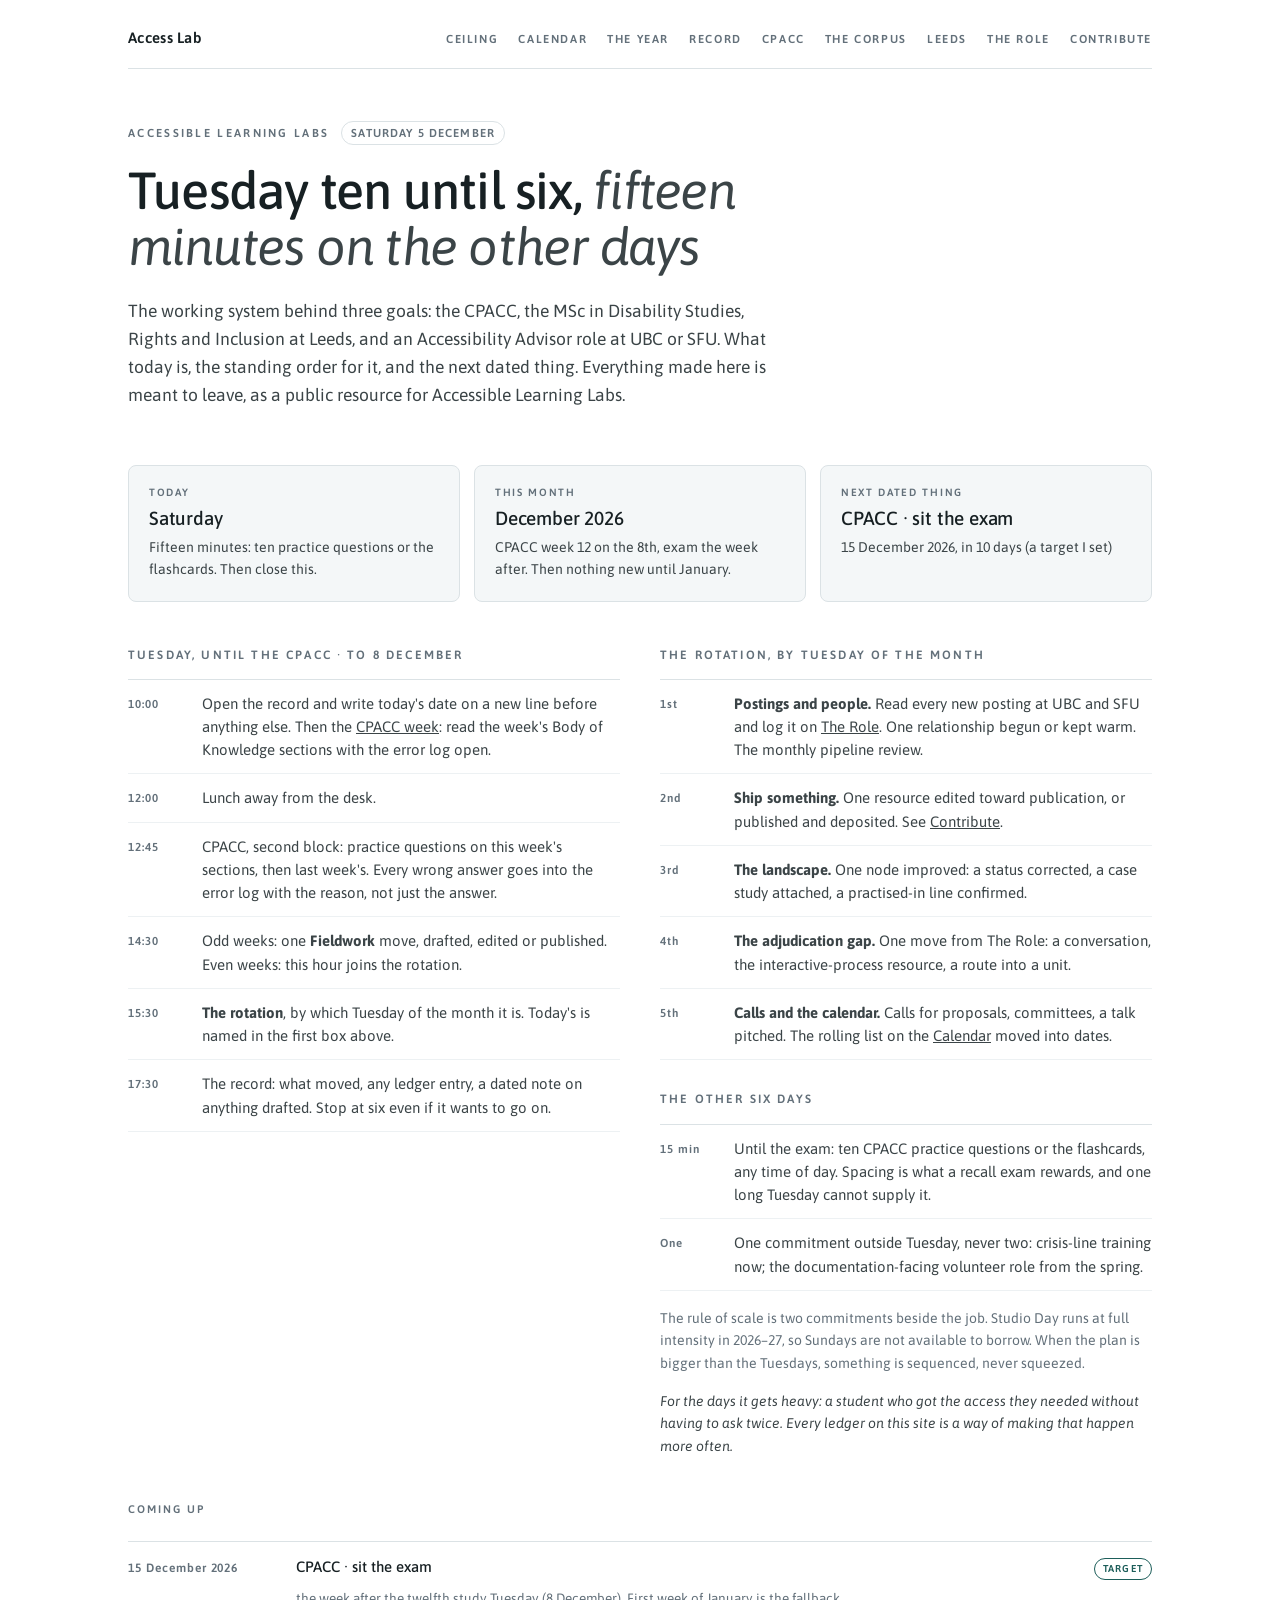
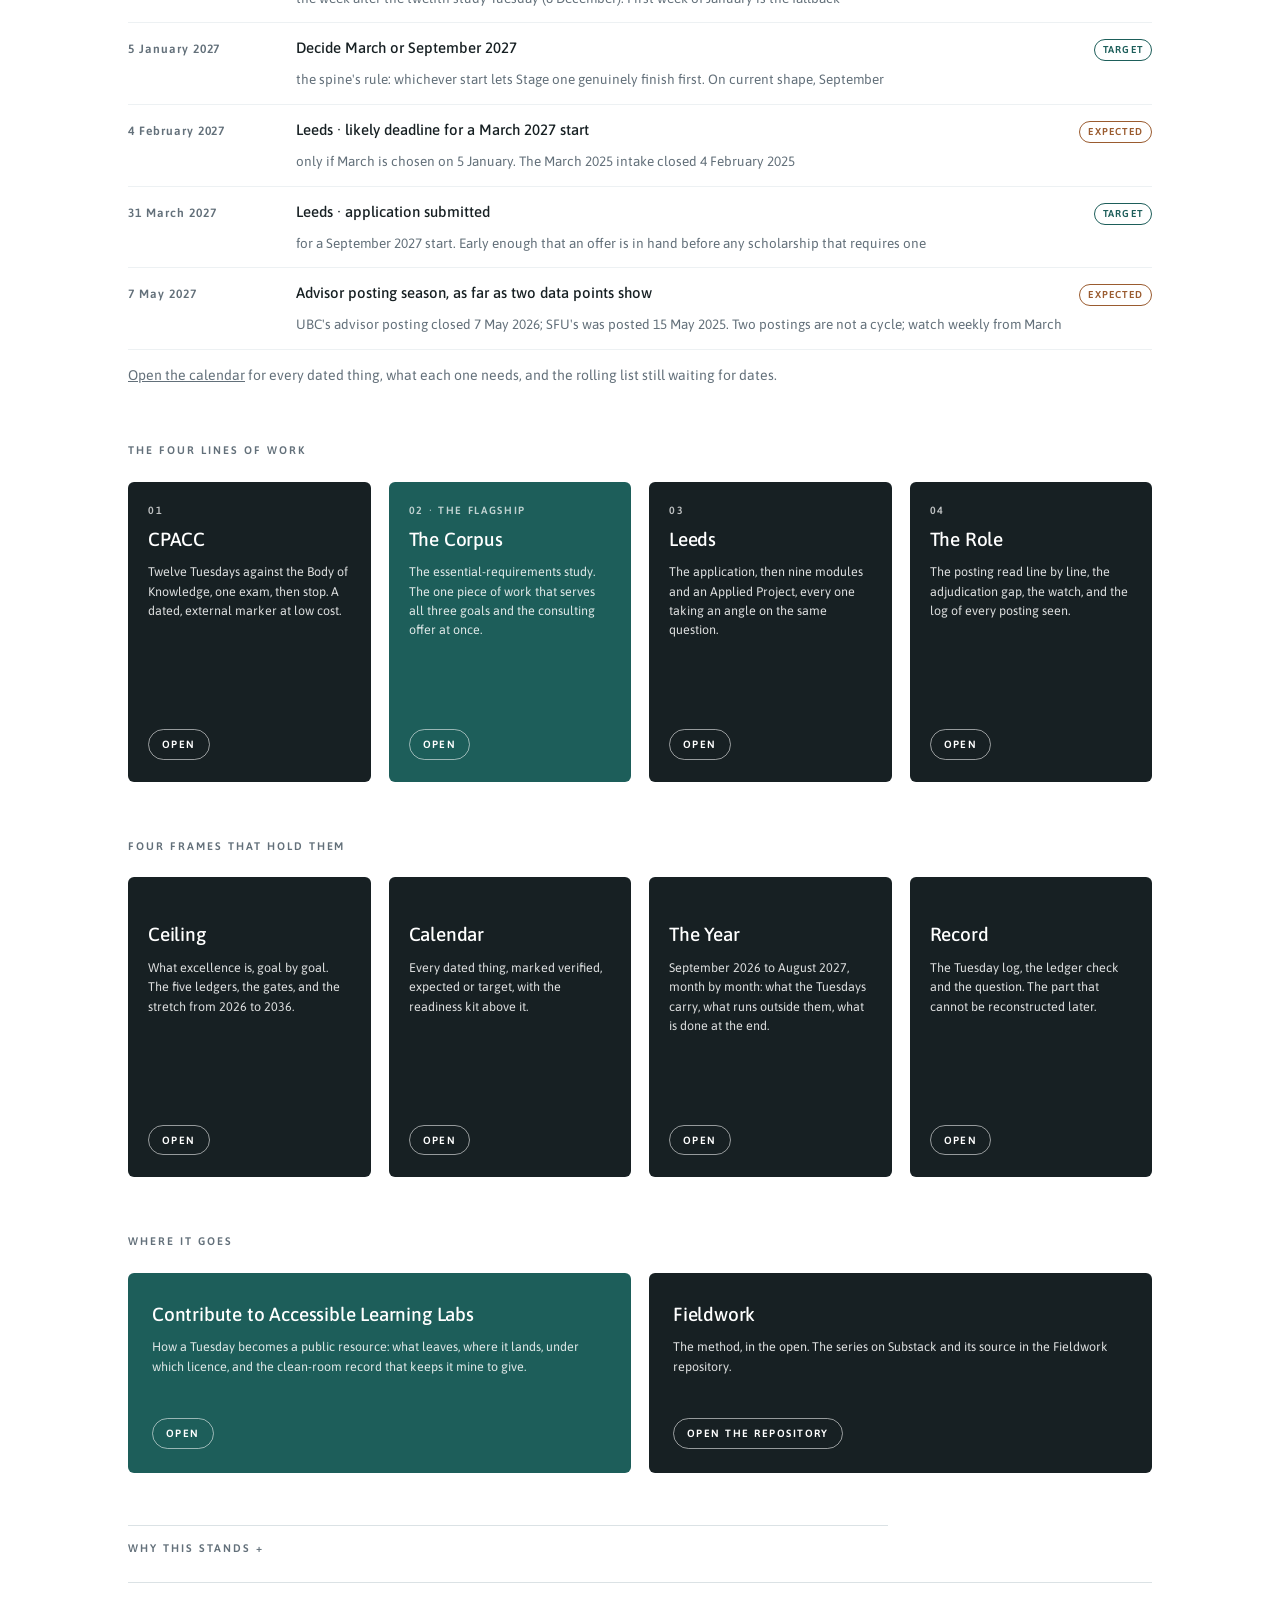
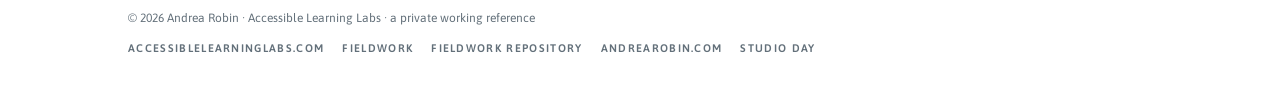
<file: index.html>
<!DOCTYPE html>
<html lang="en-CA">
<head>
<meta charset="utf-8" />
<meta name="viewport" content="width=device-width, initial-scale=1" />
<meta name="robots" content="noindex, nofollow, noai, noimageai" />
<title>Access Lab · Access Lab</title>
<meta name="description" content="A launcher for Access Lab Tuesdays. What today is, the standing order, the next dated thing." />
<link rel="preconnect" href="https://fonts.googleapis.com" />
<link rel="preconnect" href="https://fonts.gstatic.com" crossorigin />
<link href="https://fonts.googleapis.com/css2?family=Asap:ital,wght@0,400;0,500;0,600;1,400&display=swap" rel="stylesheet" />
<link rel="stylesheet" href="style.css" />
</head>
<body>
  <a class="skip" href="#main">Skip to content</a>
  <div class="wrap">

    <nav class="topbar" aria-label="Access Lab">
      <a class="mark" href="index.html">Access&nbsp;Lab</a>
      <div class="navlinks">
        <a href="ceiling.html">Ceiling</a>
        <a href="calendar.html">Calendar</a>
        <a href="year.html">The Year</a>
        <a href="record.html">Record</a>
        <a href="cpacc.html">CPACC</a>
        <a href="corpus.html">The Corpus</a>
        <a href="leeds.html">Leeds</a>
        <a href="role.html">The Role</a>
        <a href="contribute.html">Contribute</a>
      </div>
    </nav>

    <main id="main">
    <header class="hero">
      <p class="eyebrow"><span>Accessible Learning Labs</span><span class="status" id="today-stamp">Access Lab</span></p>
      <h1>Tuesday ten until six, <em>fifteen minutes on the other days</em></h1>
      <p class="lede">The working system behind three goals: the CPACC, the MSc in Disability Studies, Rights and Inclusion at Leeds, and an Accessibility Advisor role at UBC or SFU. What today is, the standing order for it, and the next dated thing. Everything made here is meant to leave, as a public resource for Accessible Learning Labs.</p>
    </header>

    <section class="today" aria-label="Today">
      <div class="today-cell">
        <span class="k">Today</span>
        <span class="v" id="today-day">—</span>
        <span class="d" id="today-note"></span>
      </div>
      <div class="today-cell">
        <span class="k">This month</span>
        <span class="v" id="today-month">—</span>
        <span class="d" id="today-month-note"></span>
      </div>
      <div class="today-cell">
        <span class="k">Next dated thing</span>
        <span class="v" id="next-name">—</span>
        <span class="d" id="next-when"></span>
      </div>
    </section>

    <section class="order">
      <div class="order-col">
        <div data-phase="A">
          <h2>Tuesday, until the CPACC · to 8 December</h2>
          <ol class="runsheet">
            <li><span>10:00</span><div>Open the record and write today's date on a new line before anything else. Then the <a class="inline" href="cpacc.html">CPACC week</a>: read the week's Body of Knowledge sections with the error log open.</div></li>
            <li><span>12:00</span><div>Lunch away from the desk.</div></li>
            <li><span>12:45</span><div>CPACC, second block: practice questions on this week's sections, then last week's. Every wrong answer goes into the error log with the reason, not just the answer.</div></li>
            <li><span>14:30</span><div>Odd weeks: one <strong>Fieldwork</strong> move, drafted, edited or published. Even weeks: this hour joins the rotation.</div></li>
            <li><span>15:30</span><div><strong>The rotation</strong>, by which Tuesday of the month it is. Today's is named in the first box above.</div></li>
            <li><span>17:30</span><div>The record: what moved, any ledger entry, a dated note on anything drafted. Stop at six even if it wants to go on.</div></li>
          </ol>
        </div>
        <div data-phase="B">
          <h2>Tuesday, from the CPACC to the MSc</h2>
          <ol class="runsheet">
            <li><span>10:00</span><div>The record line first. Then <a class="inline" href="leeds.html">Leeds</a> until the application is in (target 31 March), and after that <a class="inline" href="corpus.html">the corpus</a>: sampling frame, the first twenty documents, the pilot coding, the preregistration.</div></li>
            <li><span>12:00</span><div>One <strong>Fieldwork</strong> move. Weekly again.</div></li>
            <li><span>13:00</span><div>Lunch.</div></li>
            <li><span>13:45</span><div>The four-literature paper until it is submitted, then the corpus again.</div></li>
            <li><span>15:30</span><div><strong>The rotation.</strong></div></li>
            <li><span>17:30</span><div>The record.</div></li>
          </ol>
        </div>
        <div data-phase="D">
          <h2>Tuesday, during the MSc</h2>
          <ol class="runsheet">
            <li><span>10:00</span><div>The record line. Then the module's heaviest reading and the assessment work. Tuesday anchors the degree; the other twelve or so hours a week sit where the main project decided they would.</div></li>
            <li><span>15:00</span><div>Conversion: the last assessment, turned toward a public version. One extra weekend per module, two ledger entries per essay.</div></li>
            <li><span>17:00</span><div>The first Tuesday of the month only: postings and people, as before.</div></li>
            <li><span>17:30</span><div>The record.</div></li>
          </ol>
        </div>
      </div>
      <div class="order-col">
        <h2>The rotation, by Tuesday of the month</h2>
        <ol class="runsheet">
          <li><span>1st</span><div><strong>Postings and people.</strong> Read every new posting at UBC and SFU and log it on <a class="inline" href="role.html">The Role</a>. One relationship begun or kept warm. The monthly pipeline review.</div></li>
          <li><span>2nd</span><div><strong>Ship something.</strong> One resource edited toward publication, or published and deposited. See <a class="inline" href="contribute.html">Contribute</a>.</div></li>
          <li><span>3rd</span><div><strong>The landscape.</strong> One node improved: a status corrected, a case study attached, a practised-in line confirmed.</div></li>
          <li><span>4th</span><div><strong>The adjudication gap.</strong> One move from The Role: a conversation, the interactive-process resource, a route into a unit.</div></li>
          <li><span>5th</span><div><strong>Calls and the calendar.</strong> Calls for proposals, committees, a talk pitched. The rolling list on the <a class="inline" href="calendar.html">Calendar</a> moved into dates.</div></li>
        </ol>
        <h2 style="margin-top:30px">The other six days</h2>
        <ol class="runsheet">
          <li><span>15 min</span><div>Until the exam: ten CPACC practice questions or the flashcards, any time of day. Spacing is what a recall exam rewards, and one long Tuesday cannot supply it.</div></li>
          <li><span>One</span><div>One commitment outside Tuesday, never two: crisis-line training now; the documentation-facing volunteer role from the spring.</div></li>
        </ol>
        <p class="order-foot">The rule of scale is two commitments beside the job. Studio Day runs at full intensity in 2026&ndash;27, so Sundays are not available to borrow. When the plan is bigger than the Tuesdays, something is sequenced, never squeezed.</p>
        <p class="order-foot joy">For the days it gets heavy: a student who got the access they needed without having to ask twice. Every ledger on this site is a way of making that happen more often.</p>
      </div>
    </section>

    <section class="upnext" aria-label="Coming up">
      <p class="cards-head">Coming up</p>
      <ul id="upnext-list" class="upnext-list"></ul>
      <p class="upnext-foot"><a class="inline" href="calendar.html">Open the calendar</a> for every dated thing, what each one needs, and the rolling list still waiting for dates.</p>
    </section>

    <section class="cards-section">
      <p class="cards-head">The four lines of work</p>
      <div class="cards">
        <a class="card-tile" href="cpacc.html">
          <span class="card-num">01</span>
          <h3>CPACC</h3>
          <p>Twelve Tuesdays against the Body of Knowledge, one exam, then stop. A dated, external marker at low cost.</p>
          <span class="more">Open</span>
        </a>
        <a class="card-tile lite" href="corpus.html">
          <span class="card-num">02 · the flagship</span>
          <h3>The Corpus</h3>
          <p>The essential-requirements study. The one piece of work that serves all three goals and the consulting offer at once.</p>
          <span class="more">Open</span>
        </a>
        <a class="card-tile" href="leeds.html">
          <span class="card-num">03</span>
          <h3>Leeds</h3>
          <p>The application, then nine modules and an Applied Project, every one taking an angle on the same question.</p>
          <span class="more">Open</span>
        </a>
        <a class="card-tile" href="role.html">
          <span class="card-num">04</span>
          <h3>The Role</h3>
          <p>The posting read line by line, the adjudication gap, the watch, and the log of every posting seen.</p>
          <span class="more">Open</span>
        </a>
      </div>
    </section>

    <section class="cards-section">
      <p class="cards-head">Four frames that hold them</p>
      <div class="cards">
        <a class="card-tile" href="ceiling.html">
          <h3>Ceiling</h3>
          <p>What excellence is, goal by goal. The five ledgers, the gates, and the stretch from 2026 to 2036.</p>
          <span class="more">Open</span>
        </a>
        <a class="card-tile" href="calendar.html">
          <h3>Calendar</h3>
          <p>Every dated thing, marked verified, expected or target, with the readiness kit above it.</p>
          <span class="more">Open</span>
        </a>
        <a class="card-tile" href="year.html">
          <h3>The Year</h3>
          <p>September 2026 to August 2027, month by month: what the Tuesdays carry, what runs outside them, what is done at the end.</p>
          <span class="more">Open</span>
        </a>
        <a class="card-tile" href="record.html">
          <h3>Record</h3>
          <p>The Tuesday log, the ledger check and the question. The part that cannot be reconstructed later.</p>
          <span class="more">Open</span>
        </a>
      </div>
    </section>

    <section class="cards-section">
      <p class="cards-head">Where it goes</p>
      <div class="cards two">
        <a class="card-tile lite" href="contribute.html" style="min-height:200px">
          <h3>Contribute to Accessible Learning Labs</h3>
          <p>How a Tuesday becomes a public resource: what leaves, where it lands, under which licence, and the clean-room record that keeps it mine to give.</p>
          <span class="more">Open</span>
        </a>
        <a class="card-tile" href="https://github.com/amr0bin/fieldwork" target="_blank" rel="noopener" style="min-height:200px">
          <h3>Fieldwork</h3>
          <p>The method, in the open. The series on Substack and its source in the Fieldwork repository.</p>
          <span class="more">Open the repository</span>
        </a>
      </div>
    </section>

    <details class="fold">
      <summary>Why this stands</summary>
      <div class="essay">
        <h2>The shape of the week</h2>
        <p>One Tuesday, ten until six, about 7.5 working hours, and fifteen minutes on the other days until the CPACC is passed. From 22 September 2026 to the start of the MSc that is about 45 working Tuesdays, or about 340 hours. The plans as first written asked for about 500. The difference was closed by sequencing, not cutting: the corpus study is piloted and preregistered before Leeds and finished in the first MSc year, Fieldwork goes fortnightly until the exam, and two of the four resources ship before the application and two after.</p>
        <h2>The governing principle</h2>
        <p>One question, one flagship, one method, one front door. The question is the one written for Leeds: <em>how learning design in education and work decides who is included.</em> The flagship is the essential-requirements corpus study. The method is Fieldwork. The front door is accessiblelearninglabs.com. Everything else is a product of those four, or a private plan behind them.</p>
        <h2>Plans private, products public</h2>
        <p>This repository is a plan. It names the offices being applied to and the route in, so it stays private. What leaves it goes out as a product: a resource with a DOI, a preregistration, a paper, a practised-in line on the landscape. The <a class="inline" href="contribute.html">Contribute</a> page is the door between the two.</p>
        <h2>What excellence is</h2>
        <p>Not more things. Fewer things, finished, dated, public, and made with disabled people rather than about them. The <a class="inline" href="ceiling.html">Ceiling</a> sets it out goal by goal.</p>
        <h2>Where this sits among the four properties</h2>
        <p>Accessible Learning Labs is the specialism: learning design at the intersection of accessibility, universal design for learning and disability justice. It runs at getting-started intensity in 2026&ndash;27 while Studio Day runs at full, becomes full intensity in 2027&ndash;29 because the MSc <em>is</em> Access Lab, and drops to its floor while the counselling master's runs. A degree is not a pause in a property. It is that property at full intensity.</p>
      </div>
    </details>

    </main>

    <footer>
      <span class="copy">© 2026 Andrea Robin · Accessible Learning Labs · a private working reference</span>
      <div class="fnav">
        <a href="https://www.accessiblelearninglabs.com/" target="_blank" rel="noopener">accessiblelearninglabs.com</a>
        <a href="https://accessiblelearninglabs.substack.com/" target="_blank" rel="noopener">Fieldwork</a>
        <a href="https://github.com/amr0bin/fieldwork" target="_blank" rel="noopener">Fieldwork repository</a>
        <a href="https://www.andrearobin.com/" target="_blank" rel="noopener">andrearobin.com</a>
        <a href="https://amr0bin.github.io/studio-day/" target="_blank" rel="noopener">Studio Day</a>
      </div>
    </footer>

  </div>

<script src="calendar-data.js"></script>
<script>
(function(){
  var now = new Date();
  var days = ["Sunday","Monday","Tuesday","Wednesday","Thursday","Friday","Saturday"];
  var months = ["January","February","March","April","May","June","July","August","September","October","November","December"];
  function iso(d){ return d.getFullYear()+"-"+("0"+(d.getMonth()+1)).slice(-2)+"-"+("0"+d.getDate()).slice(-2); }
  var today = iso(now), dow = now.getDay(), nth = Math.ceil(now.getDate()/7);
  var ord = ["","first","second","third","fourth","fifth"][nth];
  document.getElementById("today-stamp").textContent = days[dow] + " " + now.getDate() + " " + months[now.getMonth()];

  // phase: A until the twelfth CPACC Tuesday, B to the end of August 2027, D from September 2027
  var phase = today < "2026-12-09" ? "A" : (today < "2027-09-01" ? "B" : "D");
  Array.prototype.forEach.call(document.querySelectorAll("[data-phase]"), function(el){
    if (el.getAttribute("data-phase") !== phase) el.hidden = true;
  });
  var cpaccWeek = Math.floor((new Date(today+"T12:00:00") - new Date("2026-09-22T12:00:00"))/604800000) + 1;
  var rotation = ["","Postings and people","Ship something","The landscape","The adjudication gap","Calls and the calendar"][nth];

  var dayEl = document.getElementById("today-day"), noteEl = document.getElementById("today-note");
  if (today < "2026-09-22"){
    dayEl.textContent = days[dow];
    noteEl.textContent = "Access Lab starts on Tuesday 22 September. Before then: have the employment contract and the CPACC Body of Knowledge to hand.";
  } else if (dow === 2){
    dayEl.textContent = "The " + ord + " Tuesday";
    var extra = "";
    if (phase === "A" && cpaccWeek >= 1 && cpaccWeek <= 12){
      extra = "CPACC week " + cpaccWeek + " of 12. " + (cpaccWeek % 2 ? "Fieldwork hour this week." : "No Fieldwork this week; the rotation has the extra hour.") + " ";
    }
    noteEl.textContent = extra + "Rotation: " + rotation + ". Open the record first.";
  } else if (dow === 1){
    dayEl.textContent = "Monday";
    noteEl.textContent = (phase === "A" ? "Fifteen minutes of CPACC recall. " : "") + "Tomorrow is the " + ["","first","second","third","fourth","fifth"][Math.ceil((now.getDate()+1)/7)] + " Tuesday. Close this.";
  } else {
    dayEl.textContent = days[dow];
    noteEl.textContent = phase === "A" ? "Fifteen minutes: ten practice questions or the flashcards. Then close this." : "Nothing is owed to Access Lab today beyond the one outside commitment, if it falls today.";
  }

  var ym = today.slice(0,7);
  var monthNote = {
    "2026-09":"Start. Contract read, repositories private and licensed, CPACC weeks 1 and 2.",
    "2026-10":"CPACC weeks 3 to 6. Approach one possible named reader.",
    "2026-11":"CPACC weeks 7 to 11. Baseline review on the 3rd; apply for the exam on the 10th.",
    "2026-12":"CPACC week 12 on the 8th, exam the week after. Then nothing new until January.",
    "2027-01":"Decide the intake on the 5th. Leeds statement. First resource toward publication.",
    "2027-02":"Leeds referees and statement. Four-literature paper drafted. Three informational conversations.",
    "2027-03":"Leeds submitted by the 31st. CV and equivalence paragraph finished. Postings watched weekly.",
    "2027-04":"Posting season. Corpus sampling frame and the first twenty documents.",
    "2027-05":"Posting season. Pilot coding. Scholarship deadlines if an offer is in hand.",
    "2027-06":"Corpus pilot revised; preregister on OSF. Four-literature paper submitted.",
    "2027-07":"Resources three and four. The Fieldwork repository repaired and brought to BC law.",
    "2027-08":"Hold what is running. Prepare the week for twenty hours of study.",
    "2027-09":"The MSc begins, if September. Tuesday becomes the degree's anchor.",
    "2027-10":"Module one. Convert the first assessment within a month of submitting it.",
    "2027-11":"The first real November review, on the 2nd. The 2027 question paragraph.",
    "2027-12":"Wintering. Nothing that needs a new start."
  };
  document.getElementById("today-month").textContent = months[now.getMonth()] + " " + now.getFullYear();
  document.getElementById("today-month-note").textContent = monthNote[ym] || "Read the month on The Year.";

  var data = (window.ACCESS_CALENDAR||[]).slice().sort(function(a,b){ return a.date<b.date?-1:1; });
  var up = data.filter(function(e){ return e.date >= today; });
  function fmt(s){ var p=s.split("-"); return parseInt(p[2],10)+" "+months[parseInt(p[1],10)-1]+" "+p[0]; }
  function daysTo(s){ return Math.round((new Date(s+"T12:00:00") - new Date(today+"T12:00:00"))/86400000); }
  function flagClass(s){ return s==="expected" ? " exp" : (s==="target" ? " tgt" : ""); }
  if (up.length){
    var n = up[0], d = daysTo(n.date);
    document.getElementById("next-name").textContent = n.name;
    document.getElementById("next-when").textContent = fmt(n.date) + (d===0 ? ", today" : ", in " + d + (d===1?" day":" days")) + (n.status==="expected" ? " (expected, confirm)" : (n.status==="target" ? " (a target I set)" : ""));
  }
  var list = document.getElementById("upnext-list");
  up.slice(0,5).forEach(function(e){
    var li = document.createElement("li");
    li.innerHTML = '<span class="u-date">'+fmt(e.date)+'</span><a href="calendar.html#'+e.id+'">'+e.name+'</a><span class="flag'+flagClass(e.status)+'">'+e.status+'</span><span class="u-fit">'+e.fit+'</span>';
    list.appendChild(li);
  });
})();
</script>
</body>
</html>
</file>
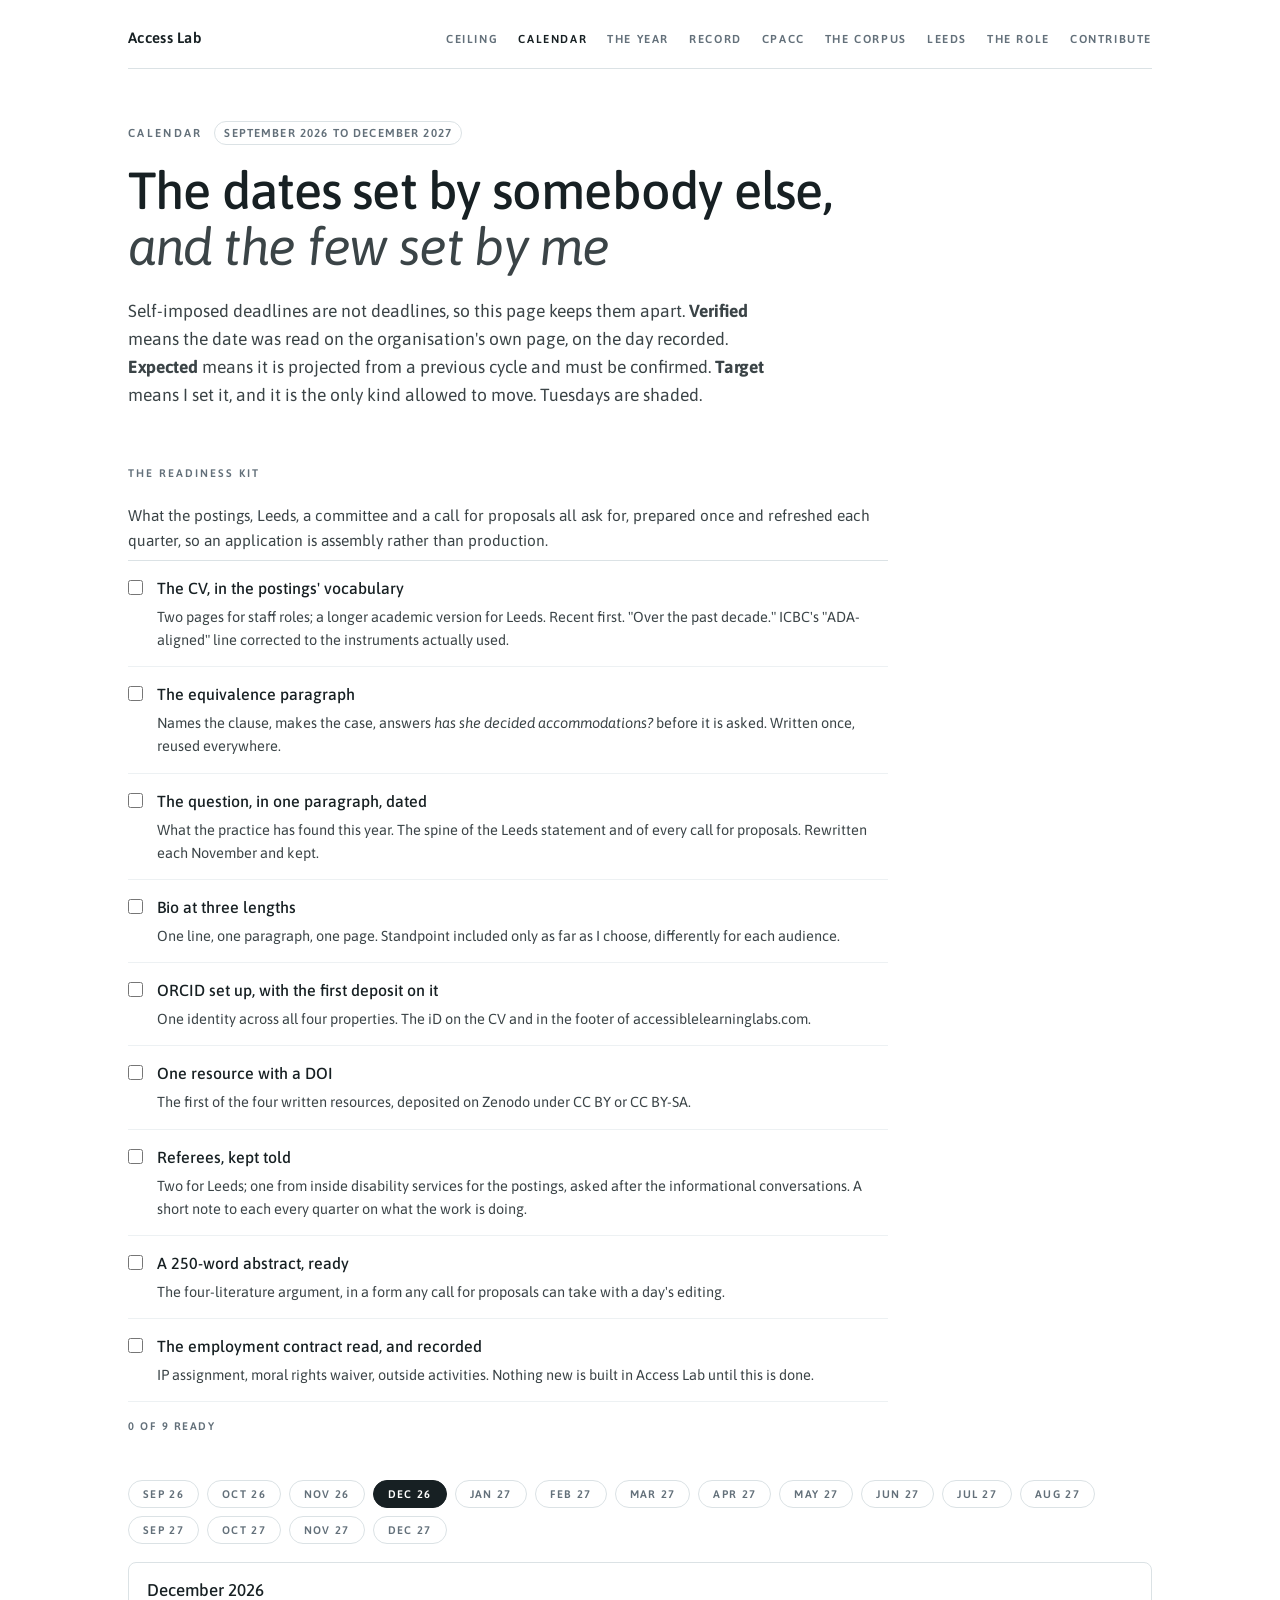
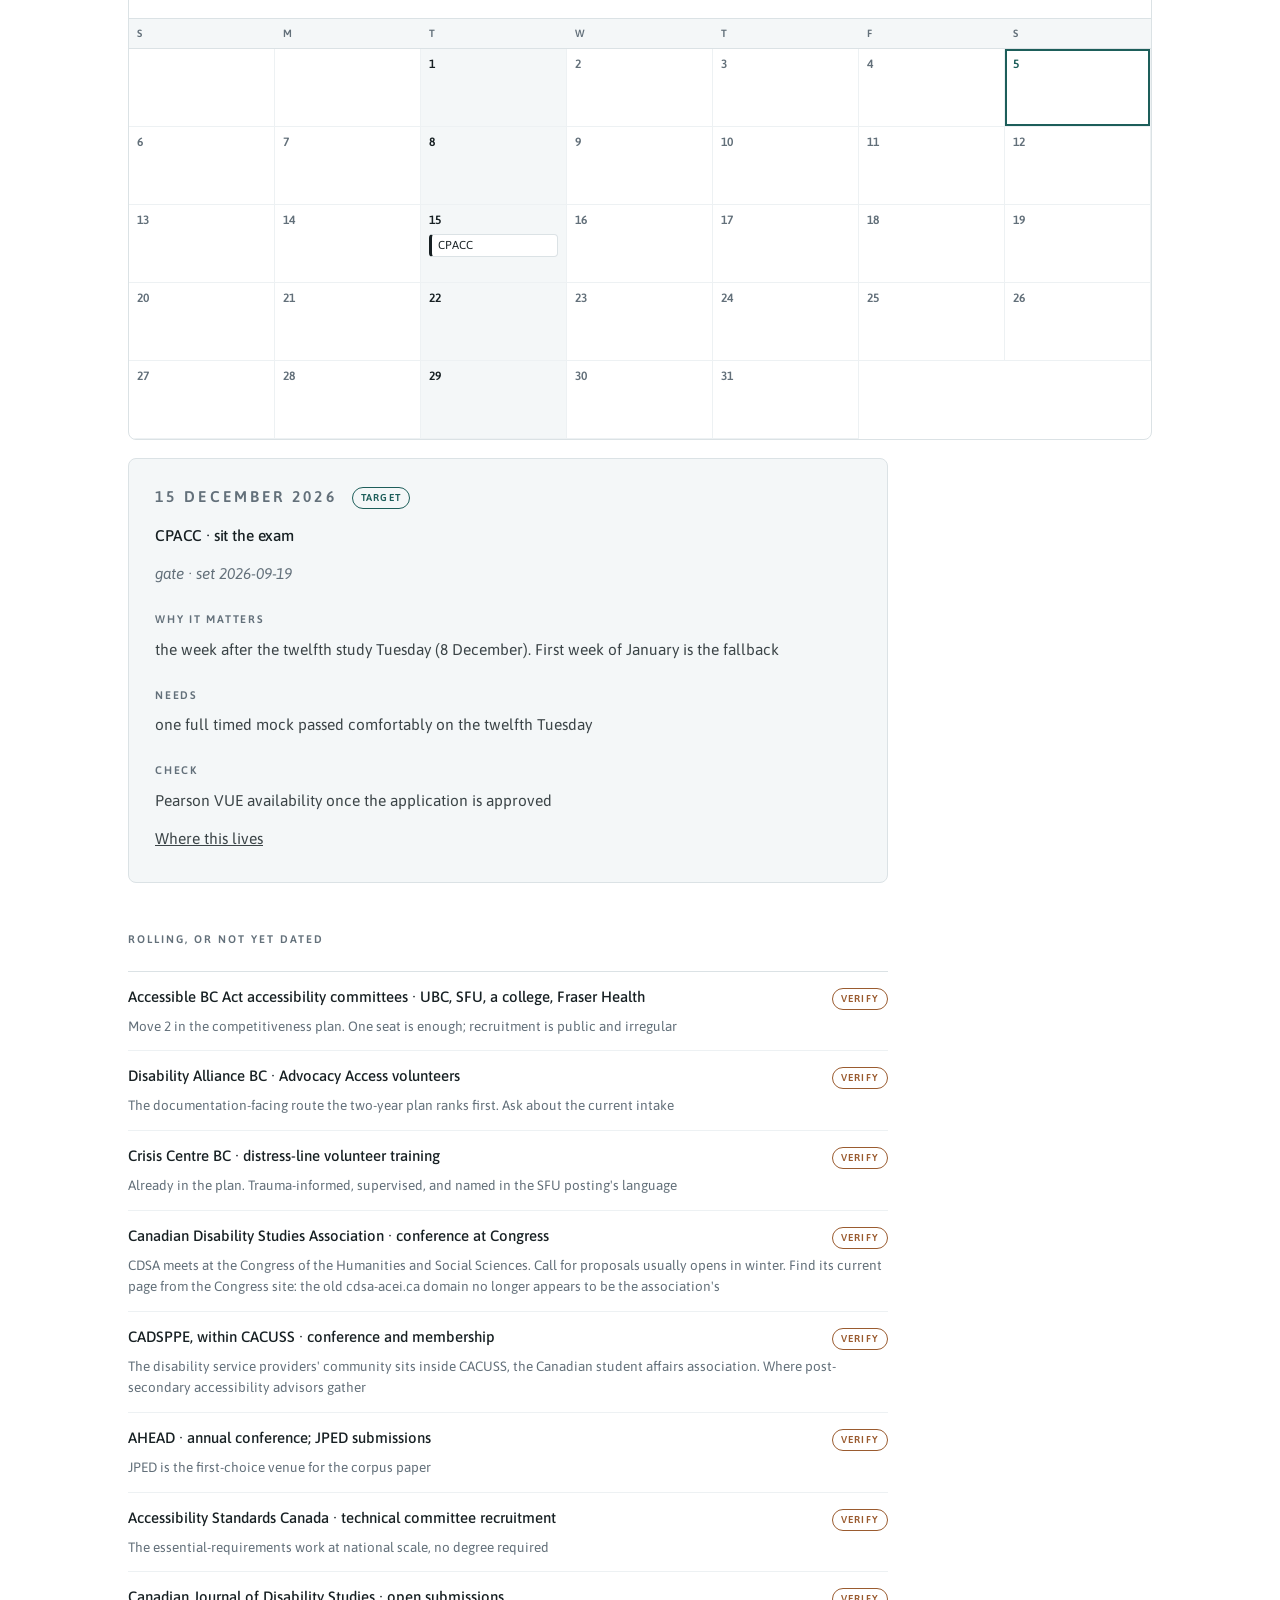
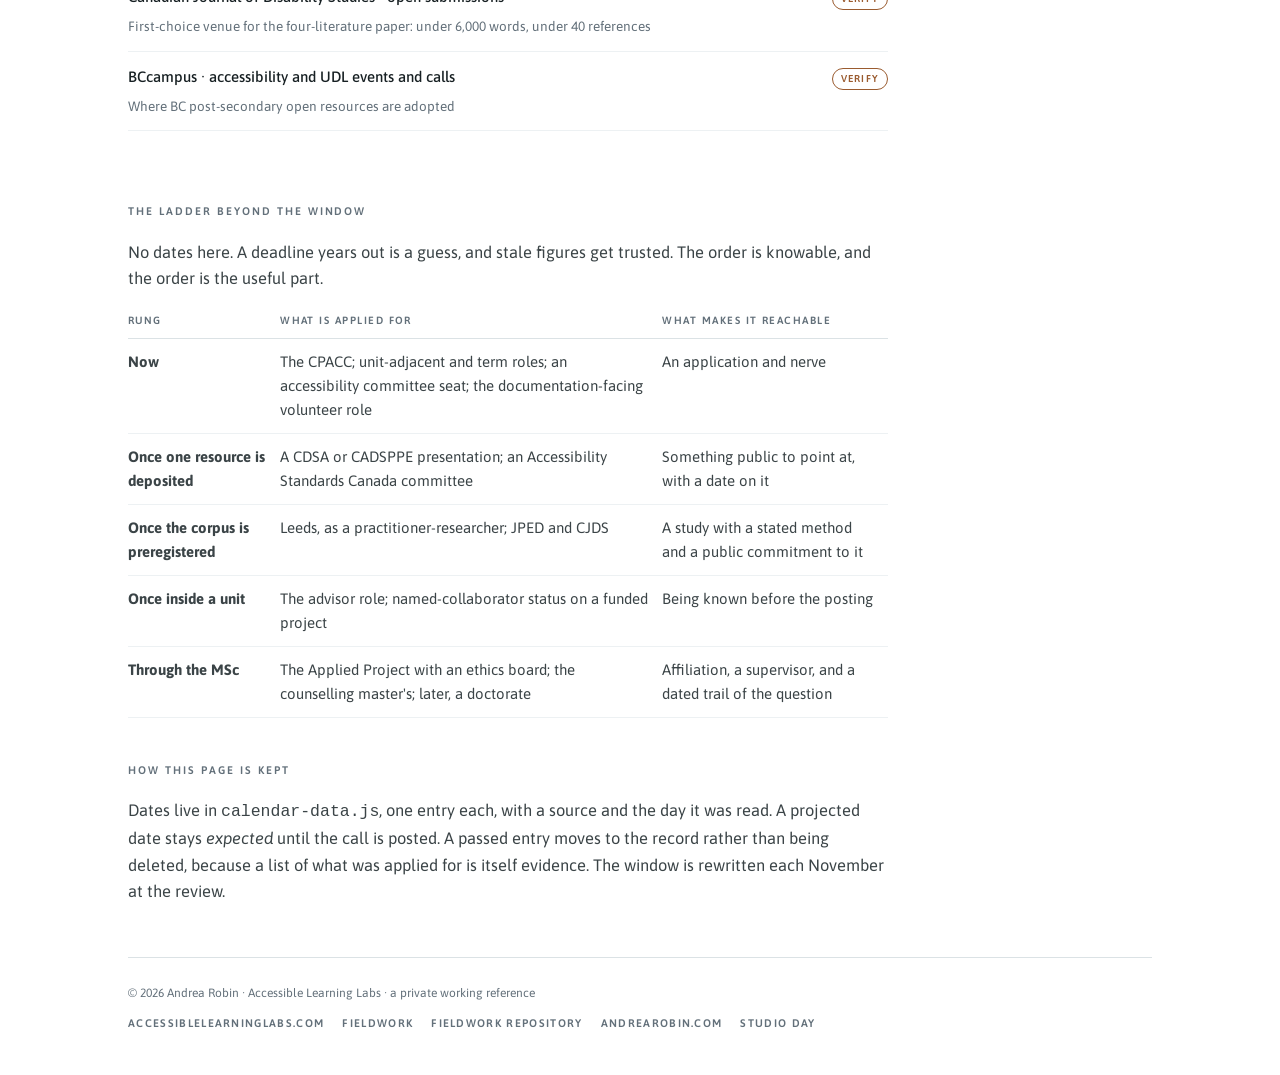
<file: calendar.html>
<!DOCTYPE html>
<html lang="en-CA">
<head>
<meta charset="utf-8" />
<meta name="viewport" content="width=device-width, initial-scale=1" />
<meta name="robots" content="noindex, nofollow, noai, noimageai" />
<title>Calendar · Access Lab</title>
<meta name="description" content="Every dated thing for Access Lab, marked verified, expected or target, with the readiness kit." />
<link rel="preconnect" href="https://fonts.googleapis.com" />
<link rel="preconnect" href="https://fonts.gstatic.com" crossorigin />
<link href="https://fonts.googleapis.com/css2?family=Asap:ital,wght@0,400;0,500;0,600;1,400&display=swap" rel="stylesheet" />
<link rel="stylesheet" href="style.css" />
</head>
<body>
  <a class="skip" href="#main">Skip to content</a>
  <div class="wrap">

    <nav class="topbar" aria-label="Access Lab">
      <a class="mark" href="index.html">Access&nbsp;Lab</a>
      <div class="navlinks">
        <a href="ceiling.html">Ceiling</a>
        <a href="calendar.html" aria-current="page">Calendar</a>
        <a href="year.html">The Year</a>
        <a href="record.html">Record</a>
        <a href="cpacc.html">CPACC</a>
        <a href="corpus.html">The Corpus</a>
        <a href="leeds.html">Leeds</a>
        <a href="role.html">The Role</a>
        <a href="contribute.html">Contribute</a>
      </div>
    </nav>

    <main id="main">
    <header class="hero">
      <p class="eyebrow"><span>Calendar</span><span class="status">September 2026 to December 2027</span></p>
      <h1>The dates set by somebody else, <em>and the few set by me</em></h1>
      <p class="lede">Self-imposed deadlines are not deadlines, so this page keeps them apart. <strong>Verified</strong> means the date was read on the organisation's own page, on the day recorded. <strong>Expected</strong> means it is projected from a previous cycle and must be confirmed. <strong>Target</strong> means I set it, and it is the only kind allowed to move. Tuesdays are shaded.</p>
    </header>

    <section class="kit">
      <p class="cards-head">The readiness kit</p>
      <p class="kit-lede">What the postings, Leeds, a committee and a call for proposals all ask for, prepared once and refreshed each quarter, so an application is assembly rather than production.</p>
      <div class="check" id="kit-check">
        <label><input type="checkbox" data-k="cv"><span><span class="t">The CV, in the postings' vocabulary</span><span class="d">Two pages for staff roles; a longer academic version for Leeds. Recent first. "Over the past decade." ICBC's "ADA-aligned" line corrected to the instruments actually used.</span></span></label>
        <label><input type="checkbox" data-k="equiv"><span><span class="t">The equivalence paragraph</span><span class="d">Names the clause, makes the case, answers <em>has she decided accommodations?</em> before it is asked. Written once, reused everywhere.</span></span></label>
        <label><input type="checkbox" data-k="question"><span><span class="t">The question, in one paragraph, dated</span><span class="d">What the practice has found this year. The spine of the Leeds statement and of every call for proposals. Rewritten each November and kept.</span></span></label>
        <label><input type="checkbox" data-k="bio"><span><span class="t">Bio at three lengths</span><span class="d">One line, one paragraph, one page. Standpoint included only as far as I choose, differently for each audience.</span></span></label>
        <label><input type="checkbox" data-k="orcid"><span><span class="t">ORCID set up, with the first deposit on it</span><span class="d">One identity across all four properties. The iD on the CV and in the footer of accessiblelearninglabs.com.</span></span></label>
        <label><input type="checkbox" data-k="doi"><span><span class="t">One resource with a DOI</span><span class="d">The first of the four written resources, deposited on Zenodo under CC BY or CC BY-SA.</span></span></label>
        <label><input type="checkbox" data-k="refs"><span><span class="t">Referees, kept told</span><span class="d">Two for Leeds; one from inside disability services for the postings, asked after the informational conversations. A short note to each every quarter on what the work is doing.</span></span></label>
        <label><input type="checkbox" data-k="abstract"><span><span class="t">A 250-word abstract, ready</span><span class="d">The four-literature argument, in a form any call for proposals can take with a day's editing.</span></span></label>
        <label><input type="checkbox" data-k="contract"><span><span class="t">The employment contract read, and recorded</span><span class="d">IP assignment, moral rights waiver, outside activities. Nothing new is built in Access Lab until this is done.</span></span></label>
      </div>
      <p class="progress" id="kit-progress"></p>
    </section>

    <section class="calgrid-section">
      <div class="controls">
        <div class="chips" id="cal-months"></div>
      </div>
      <div class="calgrid" id="calgrid" aria-live="polite"></div>
      <div id="cal-entries" class="cal-entries"></div>
    </section>

    <section class="rolling">
      <p class="cards-head">Rolling, or not yet dated</p>
      <ul id="rolling-list" class="rolling-list"></ul>
    </section>

    <section class="essay">
      <h2>The ladder beyond the window</h2>
      <p>No dates here. A deadline years out is a guess, and stale figures get trusted. The order is knowable, and the order is the useful part.</p>
      <table>
        <thead><tr><th>Rung</th><th>What is applied for</th><th>What makes it reachable</th></tr></thead>
        <tbody>
          <tr><td><strong>Now</strong></td><td>The CPACC; unit-adjacent and term roles; an accessibility committee seat; the documentation-facing volunteer role</td><td>An application and nerve</td></tr>
          <tr><td><strong>Once one resource is deposited</strong></td><td>A CDSA or CADSPPE presentation; an Accessibility Standards Canada committee</td><td>Something public to point at, with a date on it</td></tr>
          <tr><td><strong>Once the corpus is preregistered</strong></td><td>Leeds, as a practitioner-researcher; JPED and CJDS</td><td>A study with a stated method and a public commitment to it</td></tr>
          <tr><td><strong>Once inside a unit</strong></td><td>The advisor role; named-collaborator status on a funded project</td><td>Being known before the posting</td></tr>
          <tr><td><strong>Through the MSc</strong></td><td>The Applied Project with an ethics board; the counselling master's; later, a doctorate</td><td>Affiliation, a supervisor, and a dated trail of the question</td></tr>
        </tbody>
      </table>

      <h2>How this page is kept</h2>
      <p>Dates live in <code>calendar-data.js</code>, one entry each, with a source and the day it was read. A projected date stays <em>expected</em> until the call is posted. A passed entry moves to the record rather than being deleted, because a list of what was applied for is itself evidence. The window is rewritten each November at the review.</p>
    </section>

    </main>

    <footer>
      <span class="copy">© 2026 Andrea Robin · Accessible Learning Labs · a private working reference</span>
      <div class="fnav">
        <a href="https://www.accessiblelearninglabs.com/" target="_blank" rel="noopener">accessiblelearninglabs.com</a>
        <a href="https://accessiblelearninglabs.substack.com/" target="_blank" rel="noopener">Fieldwork</a>
        <a href="https://github.com/amr0bin/fieldwork" target="_blank" rel="noopener">Fieldwork repository</a>
        <a href="https://www.andrearobin.com/" target="_blank" rel="noopener">andrearobin.com</a>
        <a href="https://amr0bin.github.io/studio-day/" target="_blank" rel="noopener">Studio Day</a>
      </div>
    </footer>

  </div>

<script src="calendar-data.js"></script>
<script>
(function(){
  var months=["January","February","March","April","May","June","July","August","September","October","November","December"];
  var data=(window.ACCESS_CALENDAR||[]).slice().sort(function(a,b){return a.date<b.date?-1:1;});
  var start={y:2026,m:8}, end={y:2027,m:11};
  var list=[]; for(var y=start.y,m=start.m;;){ list.push({y:y,m:m}); if(y===end.y&&m===end.m)break; m++; if(m>11){m=0;y++;} }
  var now=new Date(); var cur=list.findIndex(function(x){return x.y===now.getFullYear()&&x.m===now.getMonth();}); if(cur<0)cur=0;
  var chips=document.getElementById("cal-months"), grid=document.getElementById("calgrid"), ent=document.getElementById("cal-entries");
  function pad(n){return (n<10?"0":"")+n;}
  function fmt(s){var p=s.split("-");return parseInt(p[2],10)+" "+months[parseInt(p[1],10)-1]+" "+p[0];}
  function fc(s){return s==="expected"?" exp":(s==="target"?" tgt":"");}
  function render(i){
    cur=i; var y=list[i].y, m=list[i].m;
    Array.prototype.forEach.call(chips.children,function(c,j){c.setAttribute("aria-pressed",j===i?"true":"false");});
    var first=new Date(y,m,1).getDay(), dim=new Date(y,m+1,0).getDate();
    var key=y+"-"+pad(m+1);
    var inMonth=data.filter(function(e){return e.date.slice(0,7)===key;});
    var byDay={}; inMonth.forEach(function(e){var d=parseInt(e.date.slice(8),10);(byDay[d]=byDay[d]||[]).push(e);});
    var h='<div class="cal-head">'+months[m]+' '+y+'</div><div class="cal-dow">'+["S","M","T","W","T","F","S"].map(function(d){return '<span>'+d+'</span>';}).join('')+'</div><div class="cal-days">';
    for(var b=0;b<first;b++) h+='<span class="cal-blank"></span>';
    for(var d=1;d<=dim;d++){
      var dow=(first+d-1)%7, cls="cal-day"+(dow===2?" tue":"");
      if(y===now.getFullYear()&&m===now.getMonth()&&d===now.getDate()) cls+=" is-today";
      h+='<span class="'+cls+'"><b>'+d+'</b>';
      (byDay[d]||[]).forEach(function(e){h+='<a href="#'+e.id+'" class="cal-ev '+e.status+'" title="'+e.name+'">'+e.name.split(" · ")[0]+'</a>';});
      h+='</span>';
    }
    h+='</div>'; grid.innerHTML=h;
    if(!inMonth.length){ ent.innerHTML='<p class="panel-empty">Nothing dated this month. Tuesdays carry the work.</p>'; return; }
    ent.innerHTML=inMonth.map(function(e){
      var src = /^https?:/.test(e.url) ? '<a href="'+e.url+'" target="_blank" rel="noopener">Source</a>' : '<a href="'+e.url+'">Where this lives</a>';
      return '<article class="panel cal-entry" id="'+e.id+'">'
       +'<p class="p-eyebrow">'+fmt(e.date)+' <span class="flag'+fc(e.status)+'">'+e.status+'</span></p>'
       +'<p class="p-title">'+e.name+'</p>'
       +'<p class="p-sub">'+e.kind+' · '+e.verified+'</p>'
       +'<h3>Why it matters</h3><p>'+e.fit+'</p>'
       +'<h3>Needs</h3><p>'+e.needs+'</p>'
       +(e.check?'<h3>Check</h3><p>'+e.check+'</p>':'')
       +'<p class="cal-src">'+src+'</p>'
       +'</article>';
    }).join('');
  }
  list.forEach(function(x,i){var b=document.createElement("button");b.className="chip";b.type="button";b.textContent=months[x.m].slice(0,3)+" "+String(x.y).slice(2);b.addEventListener("click",function(){render(i);});chips.appendChild(b);});
  render(cur);
  if(location.hash){ var id=location.hash.slice(1); var e=data.find(function(x){return x.id===id;}); if(e){ var p=e.date.split("-"); var i=list.findIndex(function(x){return x.y===+p[0]&&x.m===+p[1]-1;}); if(i>=0){render(i); setTimeout(function(){var t=document.getElementById(id); if(t)t.scrollIntoView();},50);} } }

  var rl=document.getElementById("rolling-list");
  (window.ACCESS_ROLLING||[]).forEach(function(r){
    var li=document.createElement("li");
    var ext=/^https?:/.test(r.url);
    li.innerHTML='<a href="'+r.url+'"'+(ext?' target="_blank" rel="noopener"':'')+'>'+r.name+'</a><span class="flag exp">'+r.status+'</span><span class="u-fit">'+r.note+'</span>';
    rl.appendChild(li);
  });

  var boxes=document.querySelectorAll("#kit-check input"), prog=document.getElementById("kit-progress");
  var store={}; try{store=JSON.parse(localStorage.getItem("access-kit")||"{}");}catch(e){}
  function upd(){var n=0;Array.prototype.forEach.call(boxes,function(b){if(b.checked)n++;});prog.textContent=n+" of "+boxes.length+" ready";}
  Array.prototype.forEach.call(boxes,function(b){b.checked=!!store[b.dataset.k];b.addEventListener("change",function(){store[b.dataset.k]=b.checked;try{localStorage.setItem("access-kit",JSON.stringify(store));}catch(e){}upd();});});
  upd();
})();
</script>
</body>
</html>
</file>
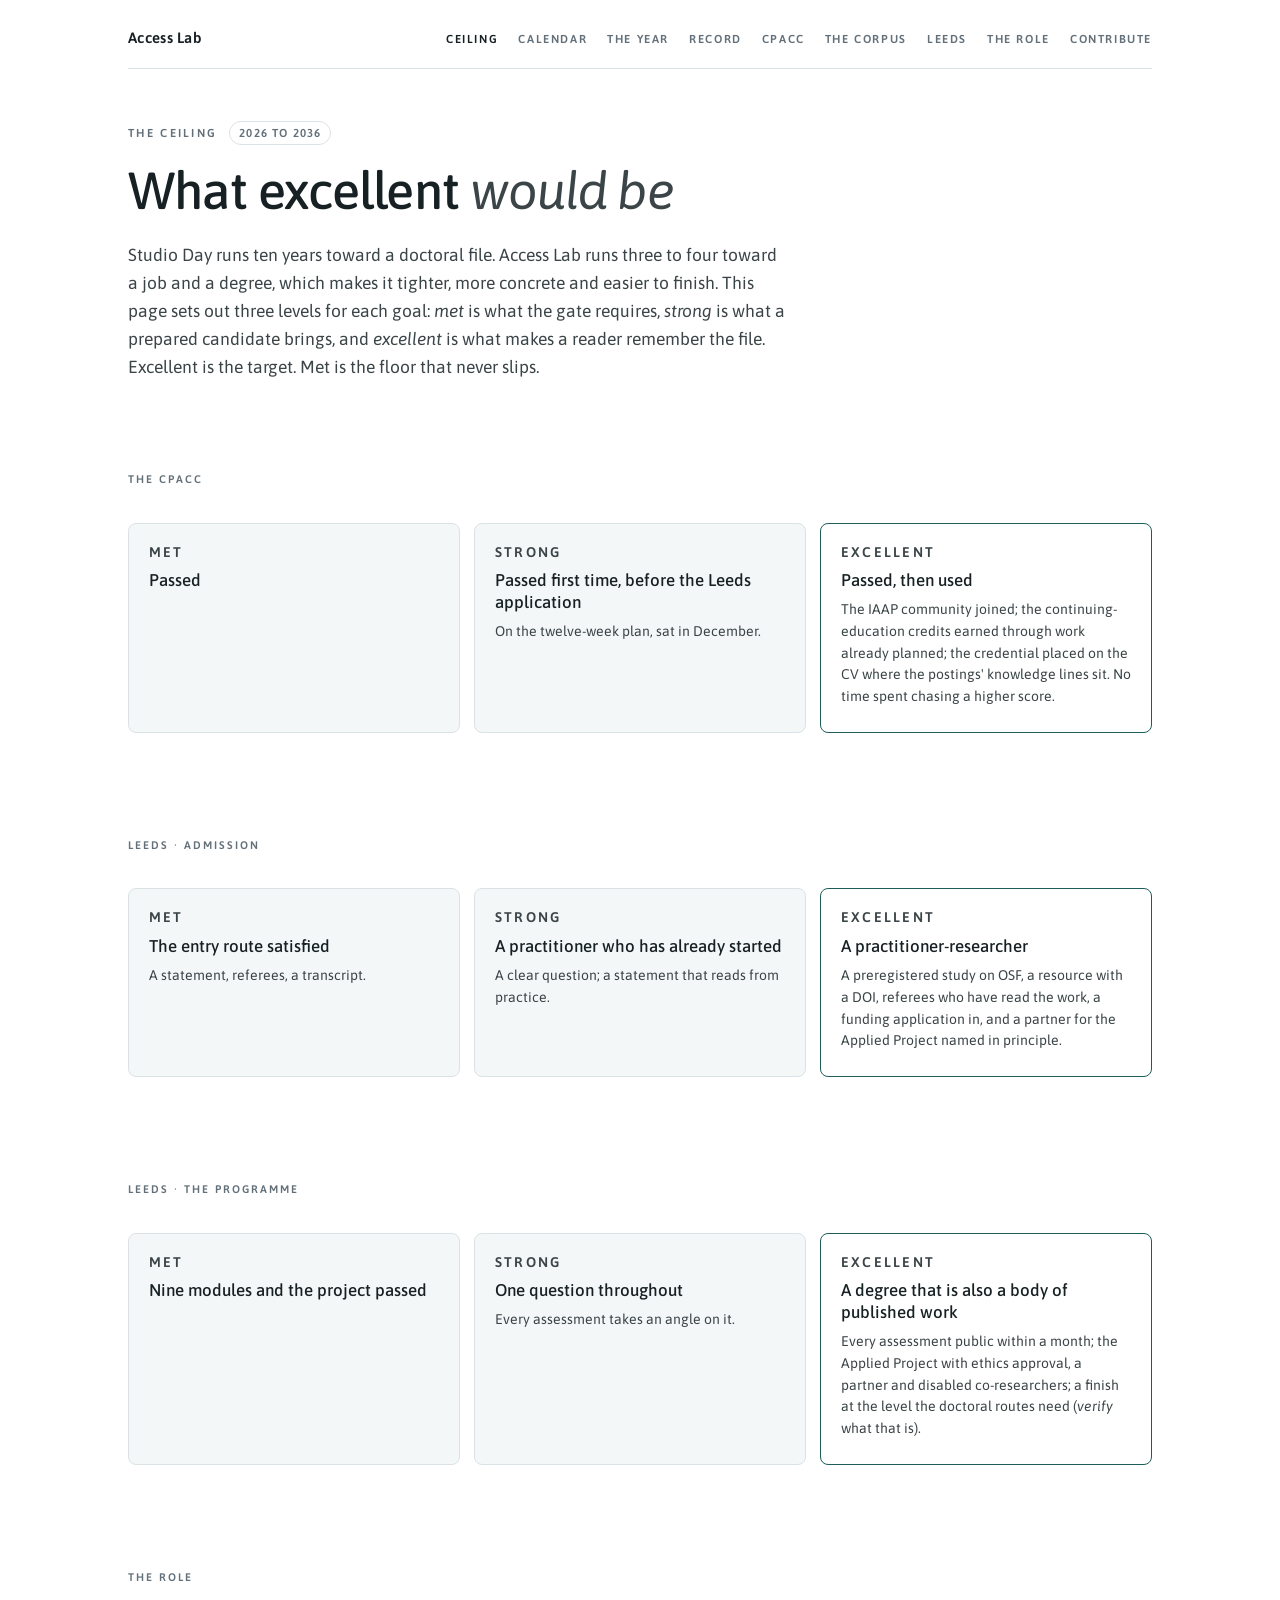
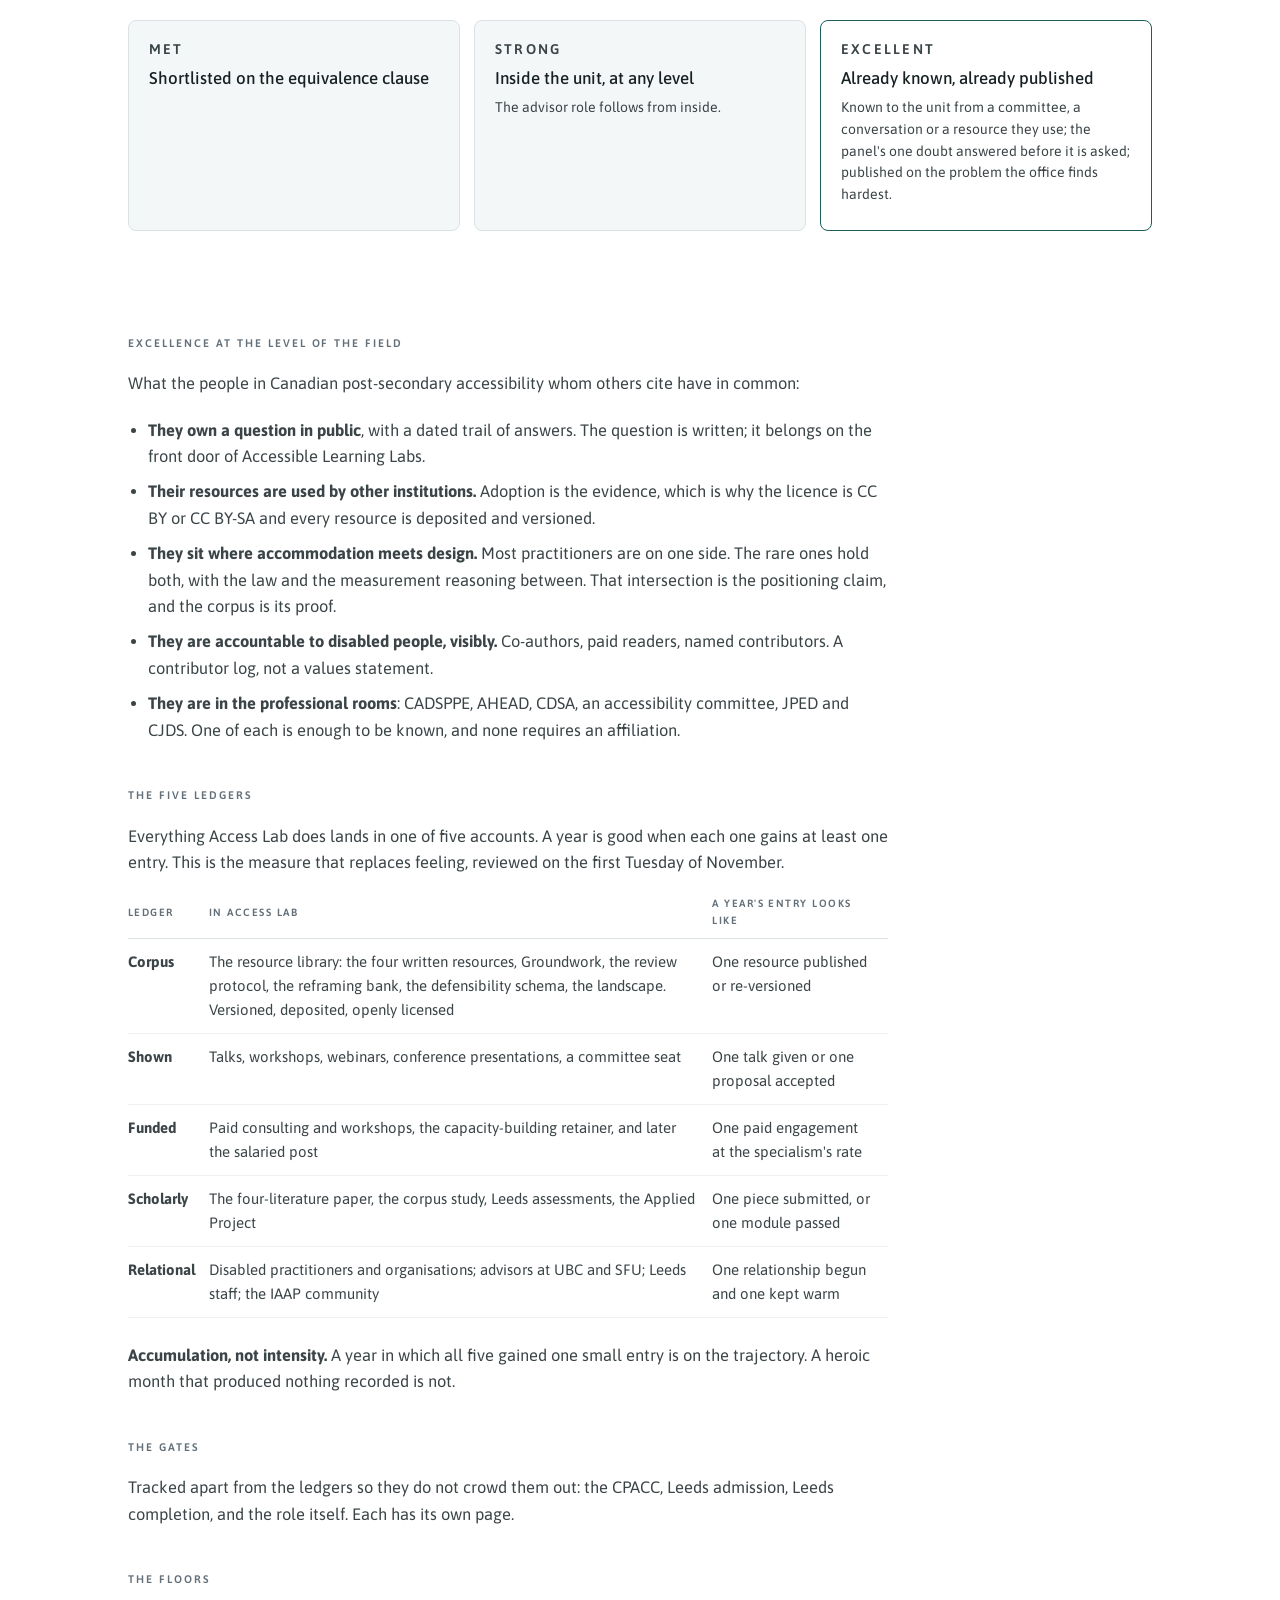
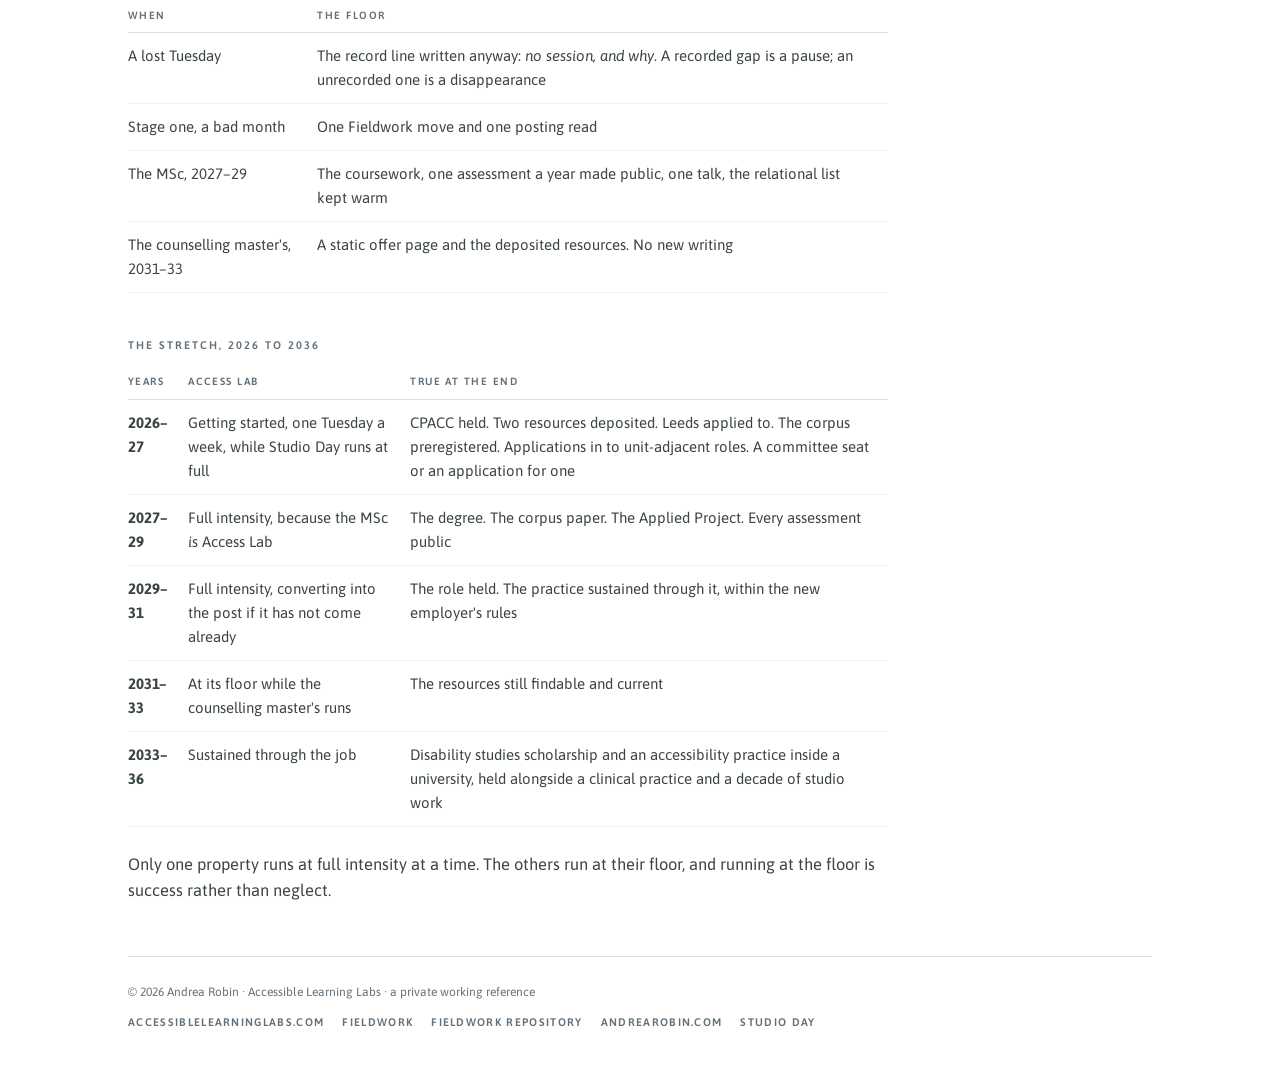
<file: ceiling.html>
<!DOCTYPE html>
<html lang="en-CA">
<head>
<meta charset="utf-8" />
<meta name="viewport" content="width=device-width, initial-scale=1" />
<meta name="robots" content="noindex, nofollow, noai, noimageai" />
<title>Ceiling · Access Lab</title>
<meta name="description" content="What excellence is, goal by goal: the five ledgers, the gates and the stretch from 2026 to 2036." />
<link rel="preconnect" href="https://fonts.googleapis.com" />
<link rel="preconnect" href="https://fonts.gstatic.com" crossorigin />
<link href="https://fonts.googleapis.com/css2?family=Asap:ital,wght@0,400;0,500;0,600;1,400&display=swap" rel="stylesheet" />
<link rel="stylesheet" href="style.css" />
</head>
<body>
  <a class="skip" href="#main">Skip to content</a>
  <div class="wrap">

    <nav class="topbar" aria-label="Access Lab">
      <a class="mark" href="index.html">Access&nbsp;Lab</a>
      <div class="navlinks">
        <a href="ceiling.html" aria-current="page">Ceiling</a>
        <a href="calendar.html">Calendar</a>
        <a href="year.html">The Year</a>
        <a href="record.html">Record</a>
        <a href="cpacc.html">CPACC</a>
        <a href="corpus.html">The Corpus</a>
        <a href="leeds.html">Leeds</a>
        <a href="role.html">The Role</a>
        <a href="contribute.html">Contribute</a>
      </div>
    </nav>

    <main id="main">
    <header class="hero">
      <p class="eyebrow"><span>The Ceiling</span><span class="status">2026 to 2036</span></p>
      <h1>What excellent <em>would be</em></h1>
      <p class="lede">Studio Day runs ten years toward a doctoral file. Access Lab runs three to four toward a job and a degree, which makes it tighter, more concrete and easier to finish. This page sets out three levels for each goal: <em>met</em> is what the gate requires, <em>strong</em> is what a prepared candidate brings, and <em>excellent</em> is what makes a reader remember the file. Excellent is the target. Met is the floor that never slips.</p>
    </header>

    <section class="essay"><h2>The CPACC</h2></section>
    <div class="tiers">
      <div class="tier"><p class="sc-k">Met</p><h3>Passed</h3></div>
      <div class="tier"><p class="sc-k">Strong</p><h3>Passed first time, before the Leeds application</h3><p>On the twelve-week plan, sat in December.</p></div>
      <div class="tier ex"><p class="sc-k">Excellent</p><h3>Passed, then used</h3><p>The IAAP community joined; the continuing-education credits earned through work already planned; the credential placed on the CV where the postings' knowledge lines sit. No time spent chasing a higher score.</p></div>
    </div>

    <section class="essay"><h2>Leeds · admission</h2></section>
    <div class="tiers">
      <div class="tier"><p class="sc-k">Met</p><h3>The entry route satisfied</h3><p>A statement, referees, a transcript.</p></div>
      <div class="tier"><p class="sc-k">Strong</p><h3>A practitioner who has already started</h3><p>A clear question; a statement that reads from practice.</p></div>
      <div class="tier ex"><p class="sc-k">Excellent</p><h3>A practitioner-researcher</h3><p>A preregistered study on OSF, a resource with a DOI, referees who have read the work, a funding application in, and a partner for the Applied Project named in principle.</p></div>
    </div>

    <section class="essay"><h2>Leeds · the programme</h2></section>
    <div class="tiers">
      <div class="tier"><p class="sc-k">Met</p><h3>Nine modules and the project passed</h3></div>
      <div class="tier"><p class="sc-k">Strong</p><h3>One question throughout</h3><p>Every assessment takes an angle on it.</p></div>
      <div class="tier ex"><p class="sc-k">Excellent</p><h3>A degree that is also a body of published work</h3><p>Every assessment public within a month; the Applied Project with ethics approval, a partner and disabled co-researchers; a finish at the level the doctoral routes need (<em>verify</em> what that is).</p></div>
    </div>

    <section class="essay"><h2>The Role</h2></section>
    <div class="tiers">
      <div class="tier"><p class="sc-k">Met</p><h3>Shortlisted on the equivalence clause</h3></div>
      <div class="tier"><p class="sc-k">Strong</p><h3>Inside the unit, at any level</h3><p>The advisor role follows from inside.</p></div>
      <div class="tier ex"><p class="sc-k">Excellent</p><h3>Already known, already published</h3><p>Known to the unit from a committee, a conversation or a resource they use; the panel's one doubt answered before it is asked; published on the problem the office finds hardest.</p></div>
    </div>

    <section class="essay">
      <h2>Excellence at the level of the field</h2>
      <p>What the people in Canadian post-secondary accessibility whom others cite have in common:</p>
      <ul>
        <li><strong>They own a question in public</strong>, with a dated trail of answers. The question is written; it belongs on the front door of Accessible Learning Labs.</li>
        <li><strong>Their resources are used by other institutions.</strong> Adoption is the evidence, which is why the licence is CC BY or CC BY-SA and every resource is deposited and versioned.</li>
        <li><strong>They sit where accommodation meets design.</strong> Most practitioners are on one side. The rare ones hold both, with the law and the measurement reasoning between. That intersection is the positioning claim, and the corpus is its proof.</li>
        <li><strong>They are accountable to disabled people, visibly.</strong> Co-authors, paid readers, named contributors. A contributor log, not a values statement.</li>
        <li><strong>They are in the professional rooms</strong>: CADSPPE, AHEAD, CDSA, an accessibility committee, JPED and CJDS. One of each is enough to be known, and none requires an affiliation.</li>
      </ul>

      <h2>The five ledgers</h2>
      <p>Everything Access Lab does lands in one of five accounts. A year is good when each one gains at least one entry. This is the measure that replaces feeling, reviewed on the first Tuesday of November.</p>
      <table>
        <thead><tr><th>Ledger</th><th>In Access Lab</th><th>A year's entry looks like</th></tr></thead>
        <tbody>
          <tr><td><strong>Corpus</strong></td><td>The resource library: the four written resources, Groundwork, the review protocol, the reframing bank, the defensibility schema, the landscape. Versioned, deposited, openly licensed</td><td>One resource published or re-versioned</td></tr>
          <tr><td><strong>Shown</strong></td><td>Talks, workshops, webinars, conference presentations, a committee seat</td><td>One talk given or one proposal accepted</td></tr>
          <tr><td><strong>Funded</strong></td><td>Paid consulting and workshops, the capacity-building retainer, and later the salaried post</td><td>One paid engagement at the specialism's rate</td></tr>
          <tr><td><strong>Scholarly</strong></td><td>The four-literature paper, the corpus study, Leeds assessments, the Applied Project</td><td>One piece submitted, or one module passed</td></tr>
          <tr><td><strong>Relational</strong></td><td>Disabled practitioners and organisations; advisors at UBC and SFU; Leeds staff; the IAAP community</td><td>One relationship begun and one kept warm</td></tr>
        </tbody>
      </table>
      <p><strong>Accumulation, not intensity.</strong> A year in which all five gained one small entry is on the trajectory. A heroic month that produced nothing recorded is not.</p>

      <h2>The gates</h2>
      <p>Tracked apart from the ledgers so they do not crowd them out: the CPACC, Leeds admission, Leeds completion, and the role itself. Each has its own page.</p>

      <h2>The floors</h2>
      <table>
        <thead><tr><th>When</th><th>The floor</th></tr></thead>
        <tbody>
          <tr><td>A lost Tuesday</td><td>The record line written anyway: <em>no session, and why</em>. A recorded gap is a pause; an unrecorded one is a disappearance</td></tr>
          <tr><td>Stage one, a bad month</td><td>One Fieldwork move and one posting read</td></tr>
          <tr><td>The MSc, 2027–29</td><td>The coursework, one assessment a year made public, one talk, the relational list kept warm</td></tr>
          <tr><td>The counselling master's, 2031–33</td><td>A static offer page and the deposited resources. No new writing</td></tr>
        </tbody>
      </table>

      <h2>The stretch, 2026 to 2036</h2>
      <table>
        <thead><tr><th>Years</th><th>Access Lab</th><th>True at the end</th></tr></thead>
        <tbody>
          <tr><td><strong>2026–27</strong></td><td>Getting started, one Tuesday a week, while Studio Day runs at full</td><td>CPACC held. Two resources deposited. Leeds applied to. The corpus preregistered. Applications in to unit-adjacent roles. A committee seat or an application for one</td></tr>
          <tr><td><strong>2027–29</strong></td><td>Full intensity, because the MSc <em>is</em> Access Lab</td><td>The degree. The corpus paper. The Applied Project. Every assessment public</td></tr>
          <tr><td><strong>2029–31</strong></td><td>Full intensity, converting into the post if it has not come already</td><td>The role held. The practice sustained through it, within the new employer's rules</td></tr>
          <tr><td><strong>2031–33</strong></td><td>At its floor while the counselling master's runs</td><td>The resources still findable and current</td></tr>
          <tr><td><strong>2033–36</strong></td><td>Sustained through the job</td><td>Disability studies scholarship and an accessibility practice inside a university, held alongside a clinical practice and a decade of studio work</td></tr>
        </tbody>
      </table>
      <p>Only one property runs at full intensity at a time. The others run at their floor, and running at the floor is success rather than neglect.</p>
    </section>

    </main>

    <footer>
      <span class="copy">© 2026 Andrea Robin · Accessible Learning Labs · a private working reference</span>
      <div class="fnav">
        <a href="https://www.accessiblelearninglabs.com/" target="_blank" rel="noopener">accessiblelearninglabs.com</a>
        <a href="https://accessiblelearninglabs.substack.com/" target="_blank" rel="noopener">Fieldwork</a>
        <a href="https://github.com/amr0bin/fieldwork" target="_blank" rel="noopener">Fieldwork repository</a>
        <a href="https://www.andrearobin.com/" target="_blank" rel="noopener">andrearobin.com</a>
        <a href="https://amr0bin.github.io/studio-day/" target="_blank" rel="noopener">Studio Day</a>
      </div>
    </footer>

  </div>

</body>
</html>
</file>
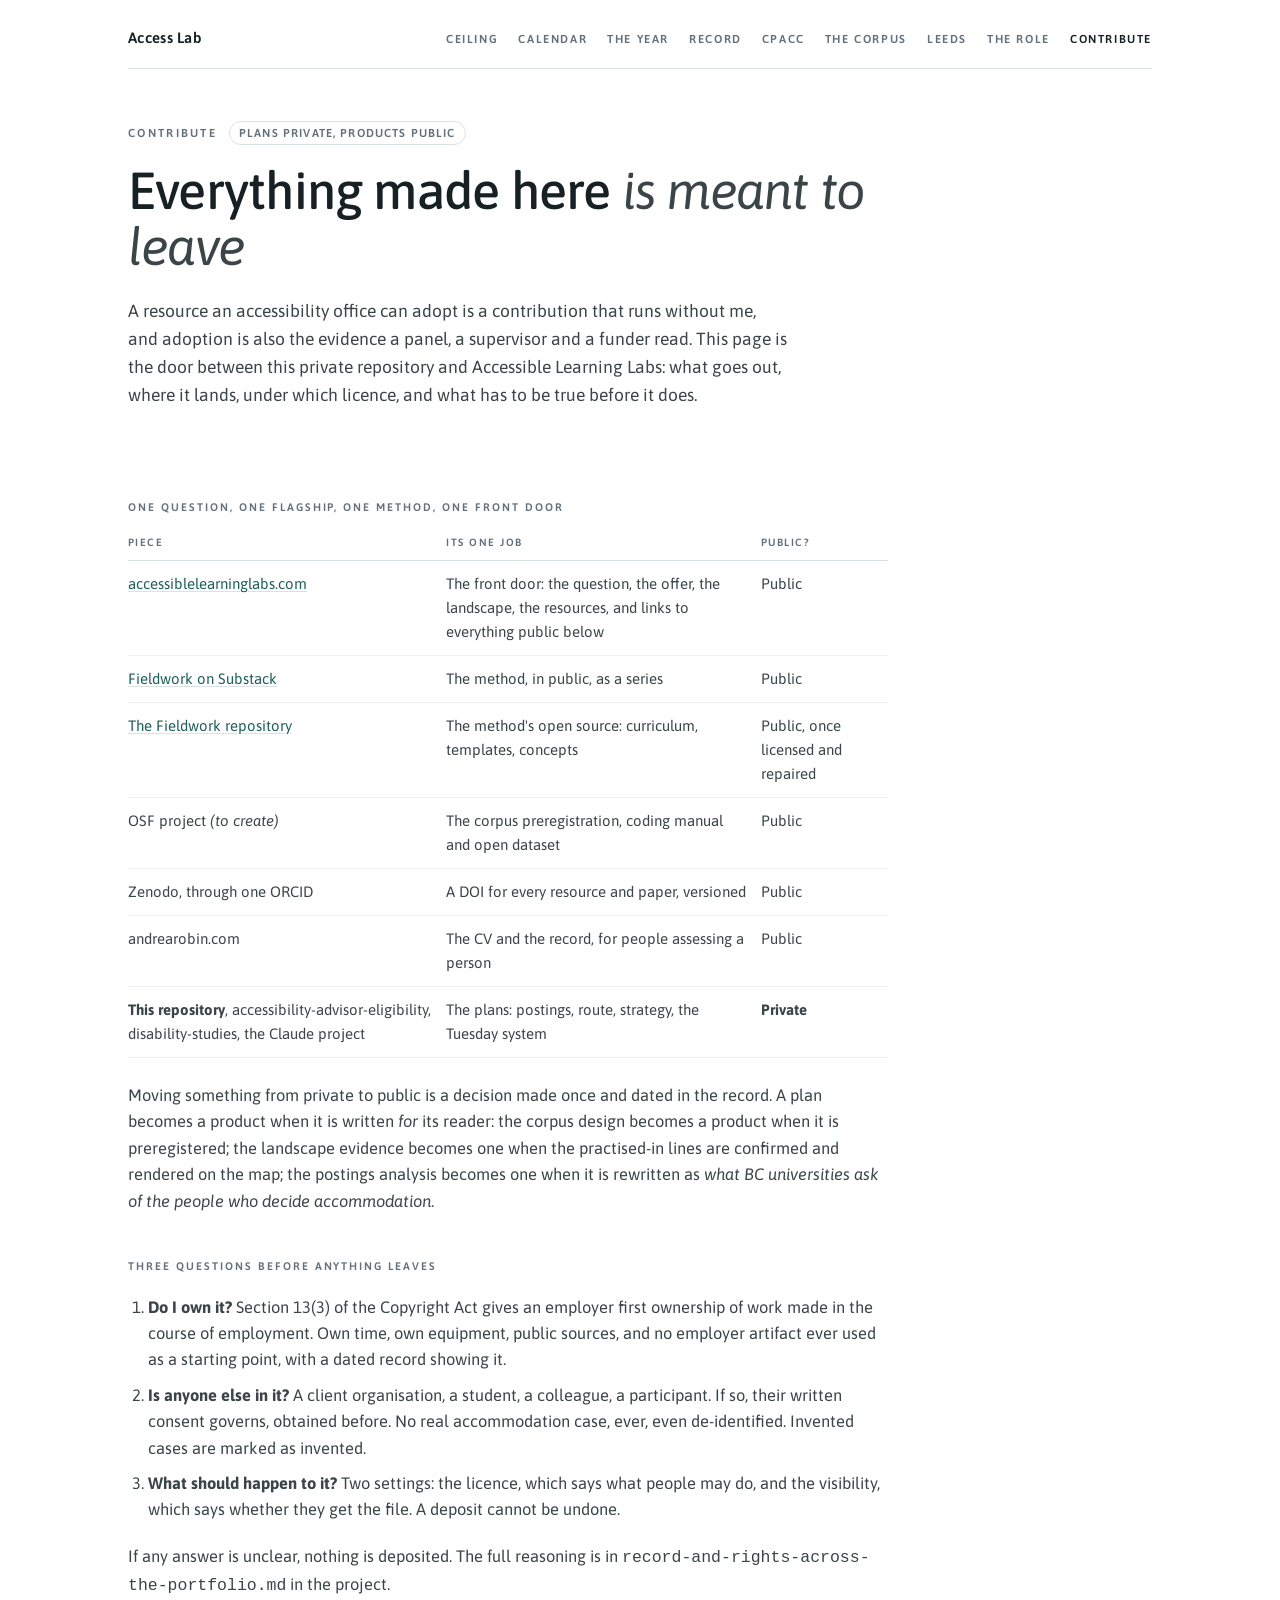
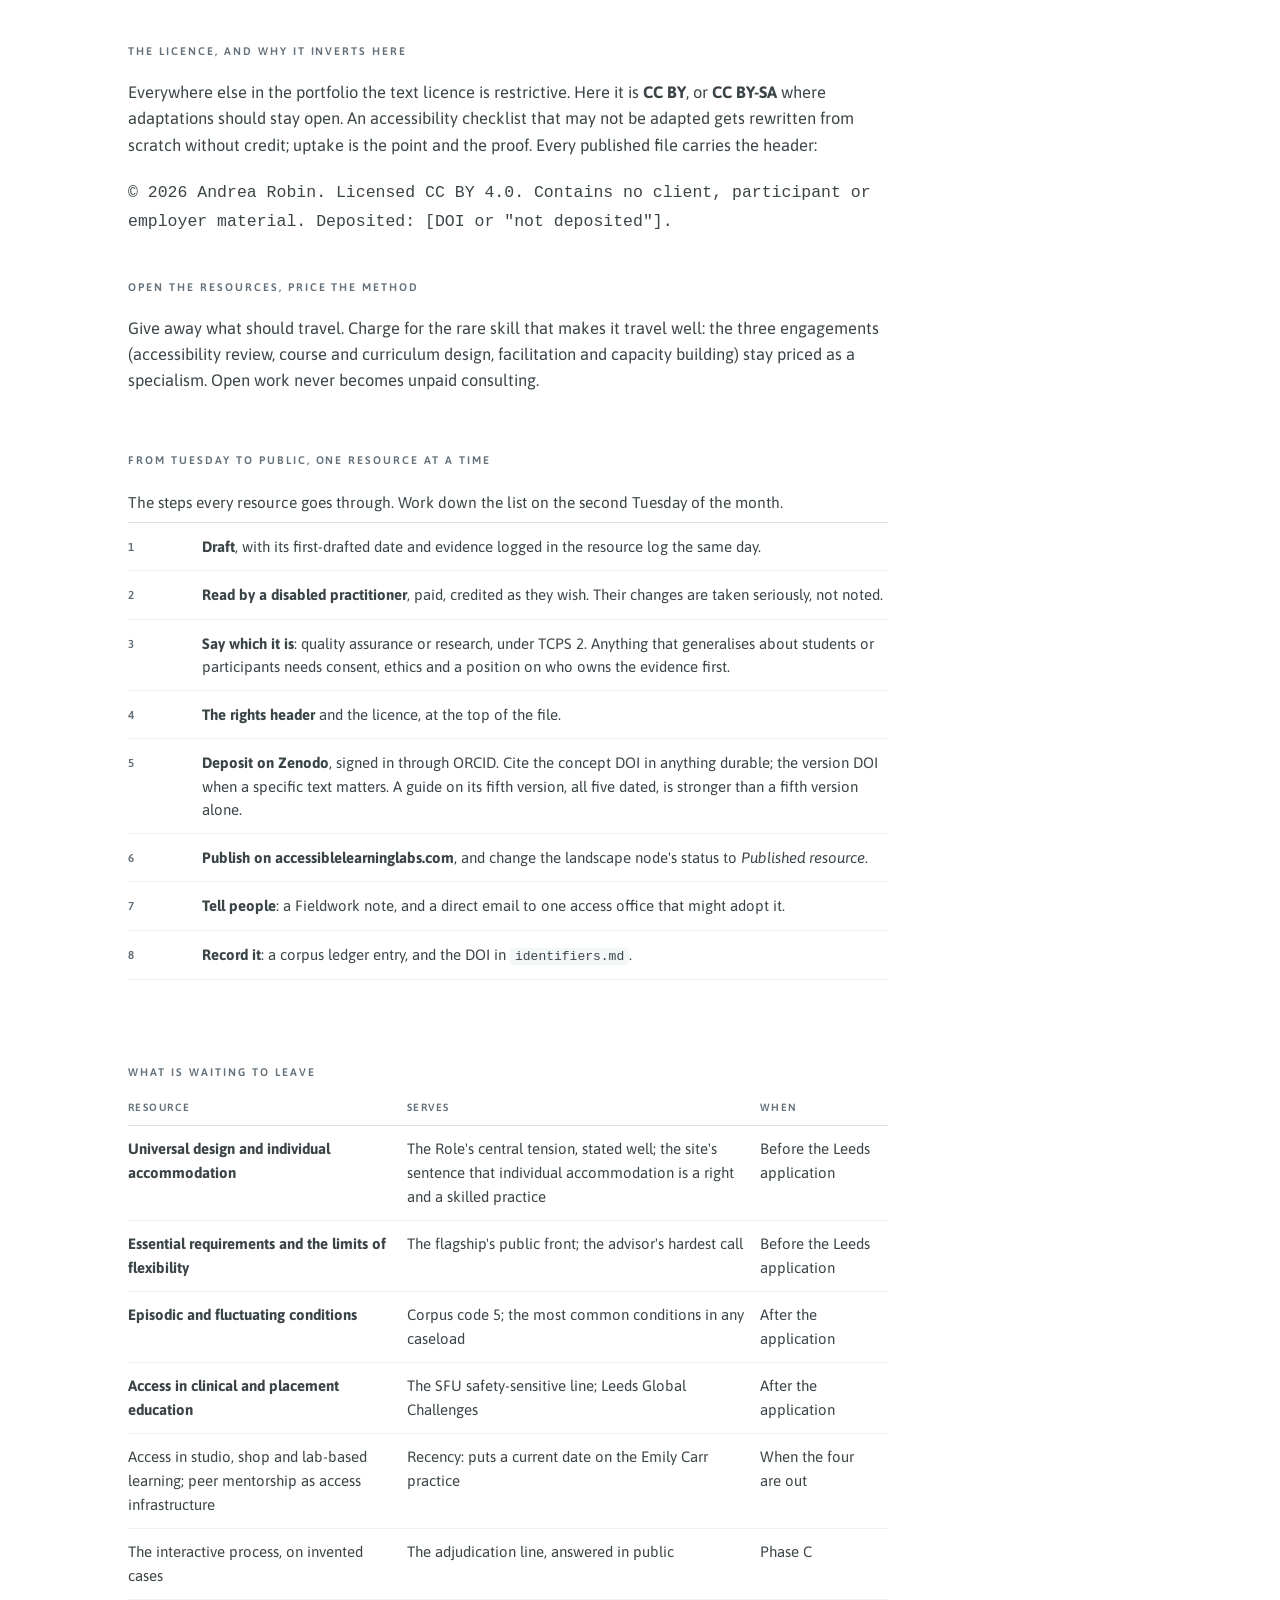
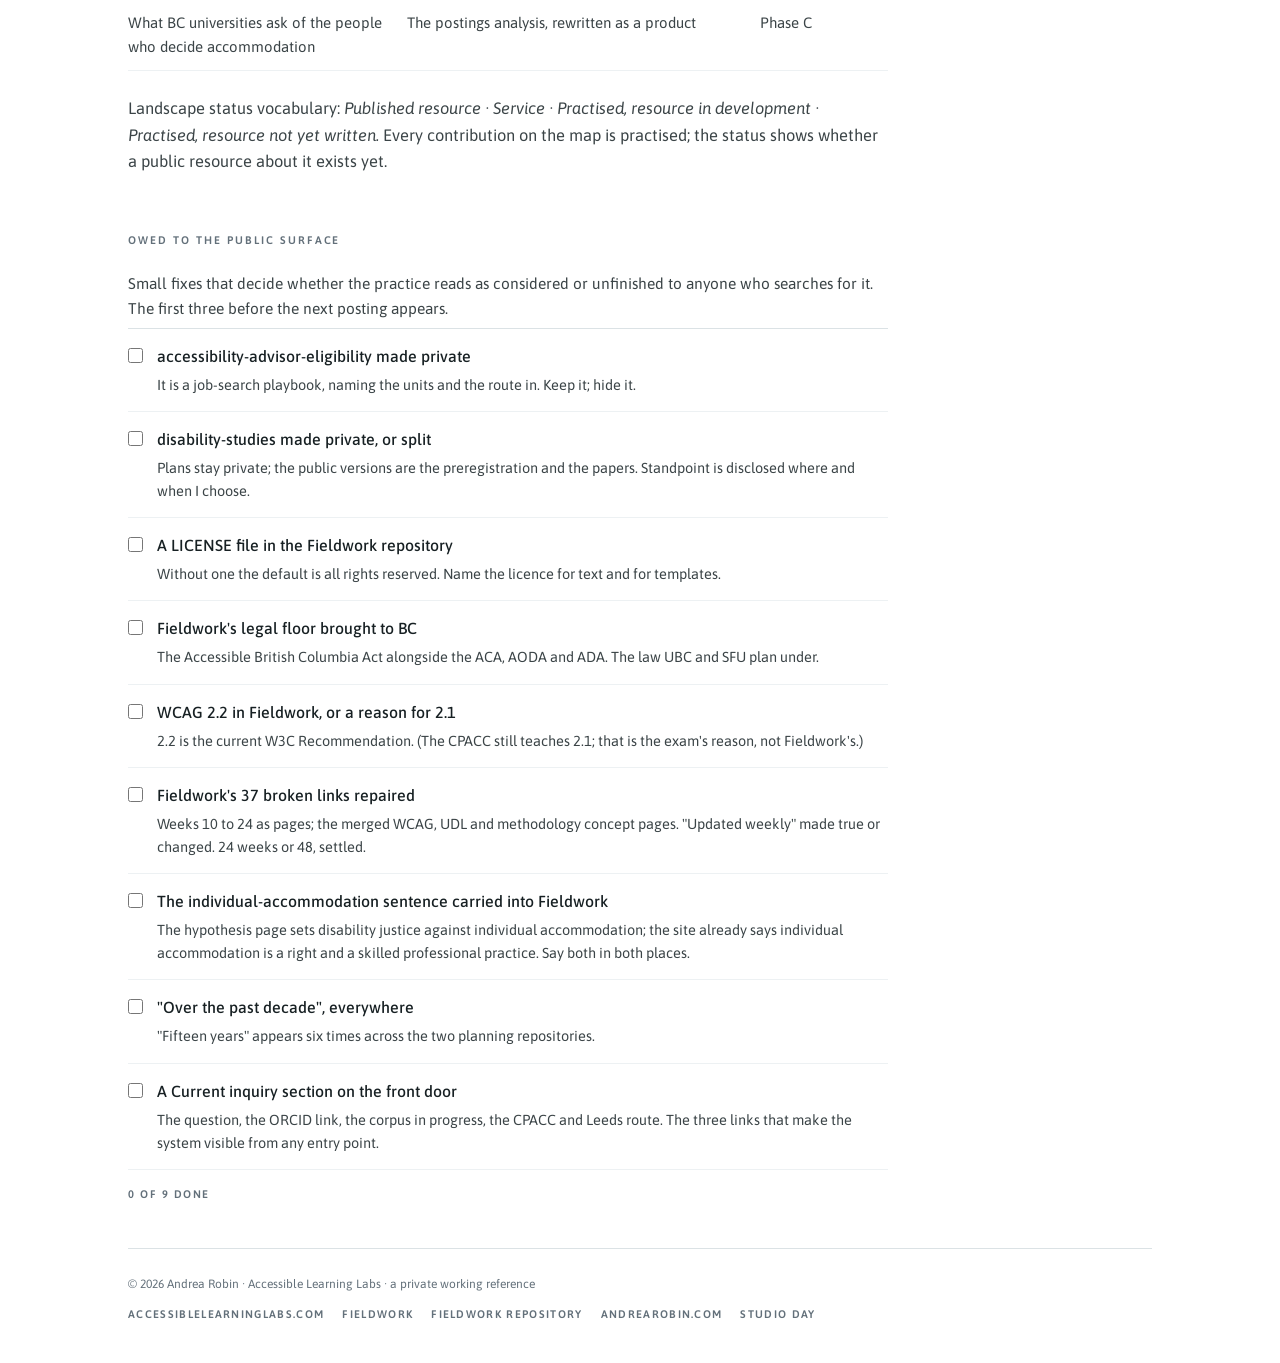
<file: contribute.html>
<!DOCTYPE html>
<html lang="en-CA">
<head>
<meta charset="utf-8" />
<meta name="viewport" content="width=device-width, initial-scale=1" />
<meta name="robots" content="noindex, nofollow, noai, noimageai" />
<title>Contribute · Access Lab</title>
<meta name="description" content="How a Tuesday becomes a public resource for Accessible Learning Labs: what leaves, where it lands, under which licence." />
<link rel="preconnect" href="https://fonts.googleapis.com" />
<link rel="preconnect" href="https://fonts.gstatic.com" crossorigin />
<link href="https://fonts.googleapis.com/css2?family=Asap:ital,wght@0,400;0,500;0,600;1,400&display=swap" rel="stylesheet" />
<link rel="stylesheet" href="style.css" />
</head>
<body>
  <a class="skip" href="#main">Skip to content</a>
  <div class="wrap">

    <nav class="topbar" aria-label="Access Lab">
      <a class="mark" href="index.html">Access&nbsp;Lab</a>
      <div class="navlinks">
        <a href="ceiling.html">Ceiling</a>
        <a href="calendar.html">Calendar</a>
        <a href="year.html">The Year</a>
        <a href="record.html">Record</a>
        <a href="cpacc.html">CPACC</a>
        <a href="corpus.html">The Corpus</a>
        <a href="leeds.html">Leeds</a>
        <a href="role.html">The Role</a>
        <a href="contribute.html" aria-current="page">Contribute</a>
      </div>
    </nav>

    <main id="main">
    <header class="hero">
      <p class="eyebrow"><span>Contribute</span><span class="status">Plans private, products public</span></p>
      <h1>Everything made here <em>is meant to leave</em></h1>
      <p class="lede">A resource an accessibility office can adopt is a contribution that runs without me, and adoption is also the evidence a panel, a supervisor and a funder read. This page is the door between this private repository and Accessible Learning Labs: what goes out, where it lands, under which licence, and what has to be true before it does.</p>
    </header>

    <section class="essay">
      <h2>One question, one flagship, one method, one front door</h2>
      <table>
        <thead><tr><th>Piece</th><th>Its one job</th><th>Public?</th></tr></thead>
        <tbody>
          <tr><td><a class="inline" href="https://www.accessiblelearninglabs.com/" target="_blank" rel="noopener">accessiblelearninglabs.com</a></td><td>The front door: the question, the offer, the landscape, the resources, and links to everything public below</td><td>Public</td></tr>
          <tr><td><a class="inline" href="https://accessiblelearninglabs.substack.com/" target="_blank" rel="noopener">Fieldwork on Substack</a></td><td>The method, in public, as a series</td><td>Public</td></tr>
          <tr><td><a class="inline" href="https://github.com/amr0bin/fieldwork" target="_blank" rel="noopener">The Fieldwork repository</a></td><td>The method's open source: curriculum, templates, concepts</td><td>Public, once licensed and repaired</td></tr>
          <tr><td>OSF project <em>(to create)</em></td><td>The corpus preregistration, coding manual and open dataset</td><td>Public</td></tr>
          <tr><td>Zenodo, through one ORCID</td><td>A DOI for every resource and paper, versioned</td><td>Public</td></tr>
          <tr><td>andrearobin.com</td><td>The CV and the record, for people assessing a person</td><td>Public</td></tr>
          <tr><td><strong>This repository</strong>, accessibility-advisor-eligibility, disability-studies, the Claude project</td><td>The plans: postings, route, strategy, the Tuesday system</td><td><strong>Private</strong></td></tr>
        </tbody>
      </table>
      <p>Moving something from private to public is a decision made once and dated in the record. A plan becomes a product when it is written <em>for</em> its reader: the corpus design becomes a product when it is preregistered; the landscape evidence becomes one when the practised-in lines are confirmed and rendered on the map; the postings analysis becomes one when it is rewritten as <em>what BC universities ask of the people who decide accommodation</em>.</p>

      <h2>Three questions before anything leaves</h2>
      <ol>
        <li><strong>Do I own it?</strong> Section 13(3) of the Copyright Act gives an employer first ownership of work made in the course of employment. Own time, own equipment, public sources, and no employer artifact ever used as a starting point, with a dated record showing it.</li>
        <li><strong>Is anyone else in it?</strong> A client organisation, a student, a colleague, a participant. If so, their written consent governs, obtained before. No real accommodation case, ever, even de-identified. Invented cases are marked as invented.</li>
        <li><strong>What should happen to it?</strong> Two settings: the licence, which says what people may do, and the visibility, which says whether they get the file. A deposit cannot be undone.</li>
      </ol>
      <p>If any answer is unclear, nothing is deposited. The full reasoning is in <code>record-and-rights-across-the-portfolio.md</code> in the project.</p>

      <h2>The licence, and why it inverts here</h2>
      <p>Everywhere else in the portfolio the text licence is restrictive. Here it is <strong>CC BY</strong>, or <strong>CC BY-SA</strong> where adaptations should stay open. An accessibility checklist that may not be adapted gets rewritten from scratch without credit; uptake is the point and the proof. Every published file carries the header:</p>
      <p class="aside"><code>© 2026 Andrea Robin. Licensed CC BY 4.0. Contains no client, participant or employer material. Deposited: [DOI or "not deposited"].</code></p>

      <h2>Open the resources, price the method</h2>
      <p>Give away what should travel. Charge for the rare skill that makes it travel well: the three engagements (accessibility review, course and curriculum design, facilitation and capacity building) stay priced as a specialism. Open work never becomes unpaid consulting.</p>
    </section>

    <section class="kit">
      <p class="cards-head">From Tuesday to public, one resource at a time</p>
      <p class="kit-lede">The steps every resource goes through. Work down the list on the second Tuesday of the month.</p>
      <ol class="runsheet" style="max-width:760px">
        <li><span>1</span><div><strong>Draft</strong>, with its first-drafted date and evidence logged in the resource log the same day.</div></li>
        <li><span>2</span><div><strong>Read by a disabled practitioner</strong>, paid, credited as they wish. Their changes are taken seriously, not noted.</div></li>
        <li><span>3</span><div><strong>Say which it is</strong>: quality assurance or research, under TCPS 2. Anything that generalises about students or participants needs consent, ethics and a position on who owns the evidence first.</div></li>
        <li><span>4</span><div><strong>The rights header</strong> and the licence, at the top of the file.</div></li>
        <li><span>5</span><div><strong>Deposit on Zenodo</strong>, signed in through ORCID. Cite the concept DOI in anything durable; the version DOI when a specific text matters. A guide on its fifth version, all five dated, is stronger than a fifth version alone.</div></li>
        <li><span>6</span><div><strong>Publish on accessiblelearninglabs.com</strong>, and change the landscape node's status to <em>Published resource</em>.</div></li>
        <li><span>7</span><div><strong>Tell people</strong>: a Fieldwork note, and a direct email to one access office that might adopt it.</div></li>
        <li><span>8</span><div><strong>Record it</strong>: a corpus ledger entry, and the DOI in <code>identifiers.md</code>.</div></li>
      </ol>
    </section>

    <section class="essay">
      <h2>What is waiting to leave</h2>
      <table>
        <thead><tr><th>Resource</th><th>Serves</th><th>When</th></tr></thead>
        <tbody>
          <tr><td><strong>Universal design and individual accommodation</strong></td><td>The Role's central tension, stated well; the site's sentence that individual accommodation is a right and a skilled practice</td><td>Before the Leeds application</td></tr>
          <tr><td><strong>Essential requirements and the limits of flexibility</strong></td><td>The flagship's public front; the advisor's hardest call</td><td>Before the Leeds application</td></tr>
          <tr><td><strong>Episodic and fluctuating conditions</strong></td><td>Corpus code 5; the most common conditions in any caseload</td><td>After the application</td></tr>
          <tr><td><strong>Access in clinical and placement education</strong></td><td>The SFU safety-sensitive line; Leeds Global Challenges</td><td>After the application</td></tr>
          <tr><td>Access in studio, shop and lab-based learning; peer mentorship as access infrastructure</td><td>Recency: puts a current date on the Emily Carr practice</td><td>When the four are out</td></tr>
          <tr><td>The interactive process, on invented cases</td><td>The adjudication line, answered in public</td><td>Phase C</td></tr>
          <tr><td>What BC universities ask of the people who decide accommodation</td><td>The postings analysis, rewritten as a product</td><td>Phase C</td></tr>
        </tbody>
      </table>
      <p class="aside">Landscape status vocabulary: <em>Published resource · Service · Practised, resource in development · Practised, resource not yet written.</em> Every contribution on the map is practised; the status shows whether a public resource about it exists yet.</p>
    </section>

    <section class="kit">
      <p class="cards-head">Owed to the public surface</p>
      <p class="kit-lede">Small fixes that decide whether the practice reads as considered or unfinished to anyone who searches for it. The first three before the next posting appears.</p>
      <div class="check" id="fix-check">
        <label><input type="checkbox" data-k="priv1"><span><span class="t">accessibility-advisor-eligibility made private</span><span class="d">It is a job-search playbook, naming the units and the route in. Keep it; hide it.</span></span></label>
        <label><input type="checkbox" data-k="priv2"><span><span class="t">disability-studies made private, or split</span><span class="d">Plans stay private; the public versions are the preregistration and the papers. Standpoint is disclosed where and when I choose.</span></span></label>
        <label><input type="checkbox" data-k="lic"><span><span class="t">A LICENSE file in the Fieldwork repository</span><span class="d">Without one the default is all rights reserved. Name the licence for text and for templates.</span></span></label>
        <label><input type="checkbox" data-k="bc"><span><span class="t">Fieldwork's legal floor brought to BC</span><span class="d">The Accessible British Columbia Act alongside the ACA, AODA and ADA. The law UBC and SFU plan under.</span></span></label>
        <label><input type="checkbox" data-k="wcag"><span><span class="t">WCAG 2.2 in Fieldwork, or a reason for 2.1</span><span class="d">2.2 is the current W3C Recommendation. (The CPACC still teaches 2.1; that is the exam's reason, not Fieldwork's.)</span></span></label>
        <label><input type="checkbox" data-k="links"><span><span class="t">Fieldwork's 37 broken links repaired</span><span class="d">Weeks 10 to 24 as pages; the merged WCAG, UDL and methodology concept pages. "Updated weekly" made true or changed. 24 weeks or 48, settled.</span></span></label>
        <label><input type="checkbox" data-k="dj"><span><span class="t">The individual-accommodation sentence carried into Fieldwork</span><span class="d">The hypothesis page sets disability justice against individual accommodation; the site already says individual accommodation is a right and a skilled professional practice. Say both in both places.</span></span></label>
        <label><input type="checkbox" data-k="decade"><span><span class="t">"Over the past decade", everywhere</span><span class="d">"Fifteen years" appears six times across the two planning repositories.</span></span></label>
        <label><input type="checkbox" data-k="front"><span><span class="t">A Current inquiry section on the front door</span><span class="d">The question, the ORCID link, the corpus in progress, the CPACC and Leeds route. The three links that make the system visible from any entry point.</span></span></label>
      </div>
      <p class="progress" id="fix-progress"></p>
    </section>

    </main>

    <footer>
      <span class="copy">© 2026 Andrea Robin · Accessible Learning Labs · a private working reference</span>
      <div class="fnav">
        <a href="https://www.accessiblelearninglabs.com/" target="_blank" rel="noopener">accessiblelearninglabs.com</a>
        <a href="https://accessiblelearninglabs.substack.com/" target="_blank" rel="noopener">Fieldwork</a>
        <a href="https://github.com/amr0bin/fieldwork" target="_blank" rel="noopener">Fieldwork repository</a>
        <a href="https://www.andrearobin.com/" target="_blank" rel="noopener">andrearobin.com</a>
        <a href="https://amr0bin.github.io/studio-day/" target="_blank" rel="noopener">Studio Day</a>
      </div>
    </footer>

  </div>

<script>
(function(){
  var boxes=document.querySelectorAll("#fix-check input"), prog=document.getElementById("fix-progress");
  var store={}; try{store=JSON.parse(localStorage.getItem("access-fixes")||"{}");}catch(e){}
  function upd(){var n=0;Array.prototype.forEach.call(boxes,function(b){if(b.checked)n++;});prog.textContent=n+" of "+boxes.length+" done";}
  Array.prototype.forEach.call(boxes,function(b){b.checked=!!store[b.dataset.k];b.addEventListener("change",function(){store[b.dataset.k]=b.checked;try{localStorage.setItem("access-fixes",JSON.stringify(store));}catch(e){}upd();});});
  upd();
})();
</script>
</body>
</html>
</file>
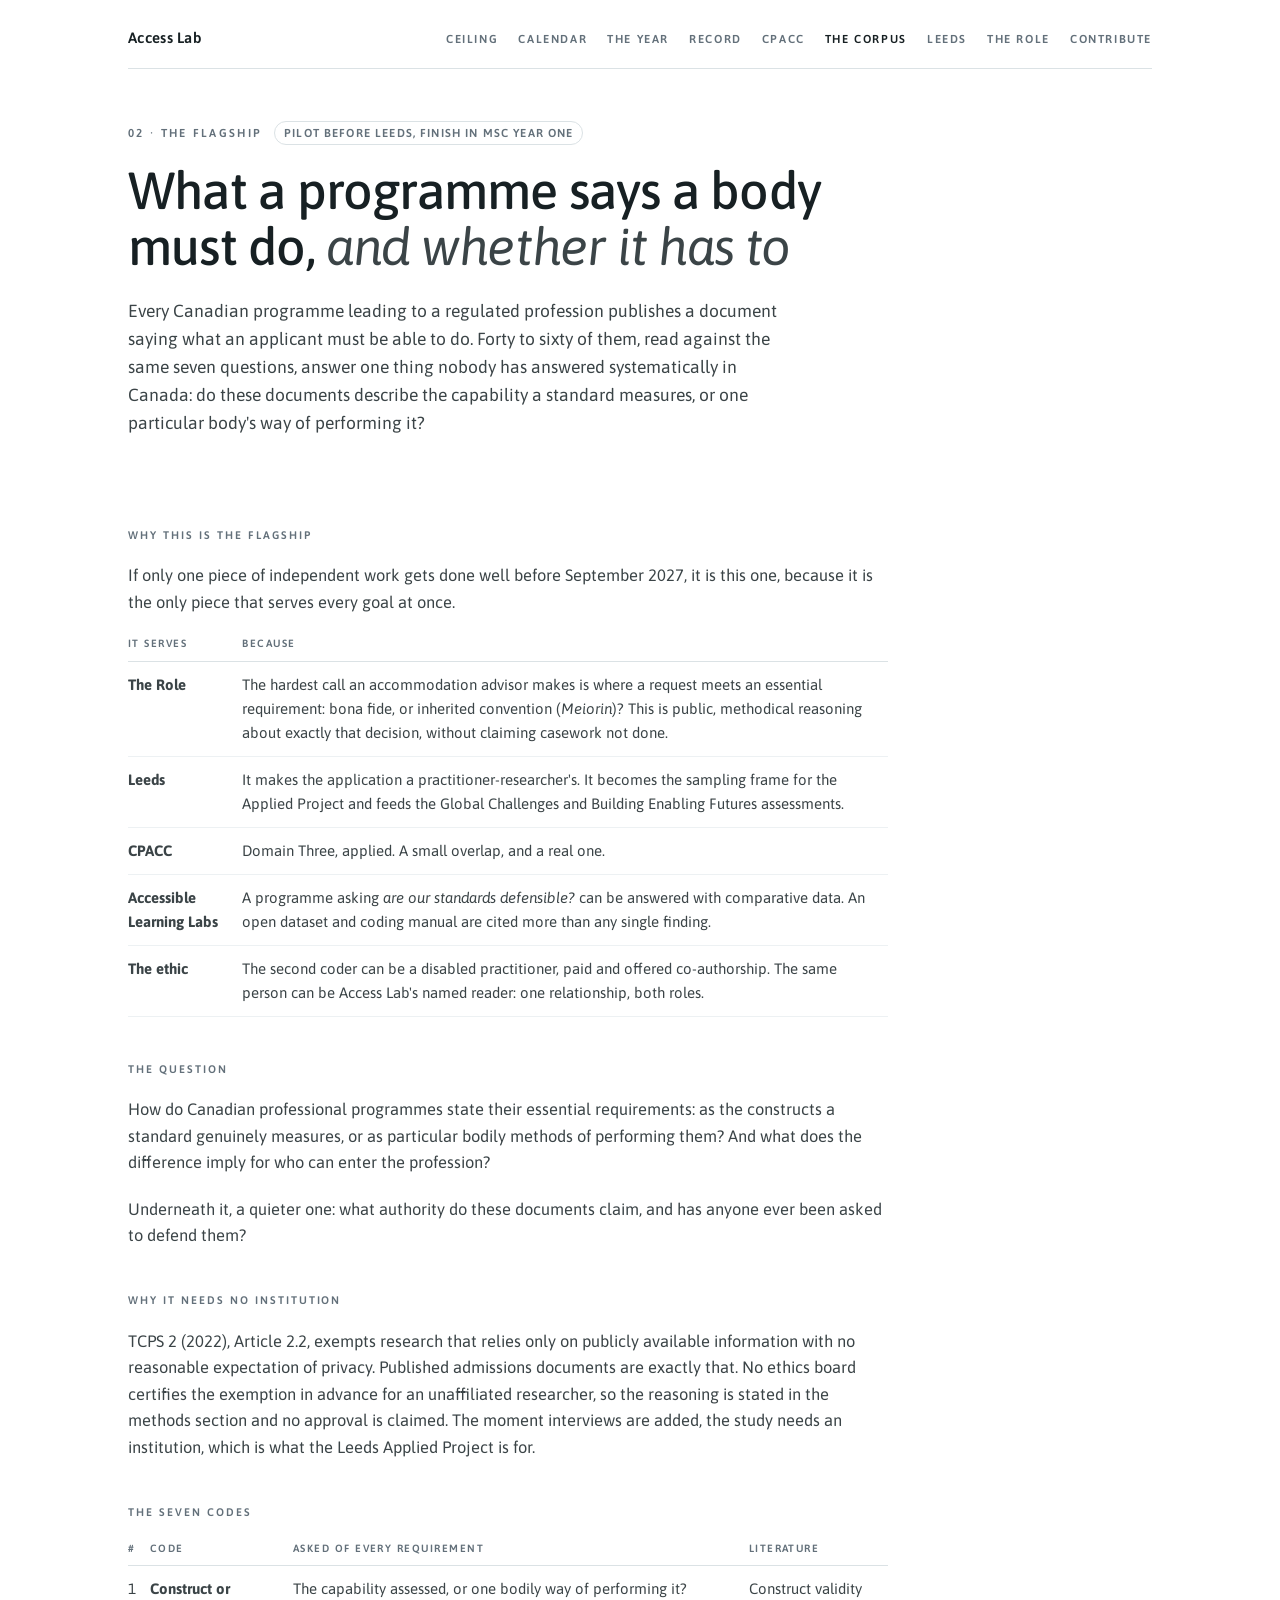
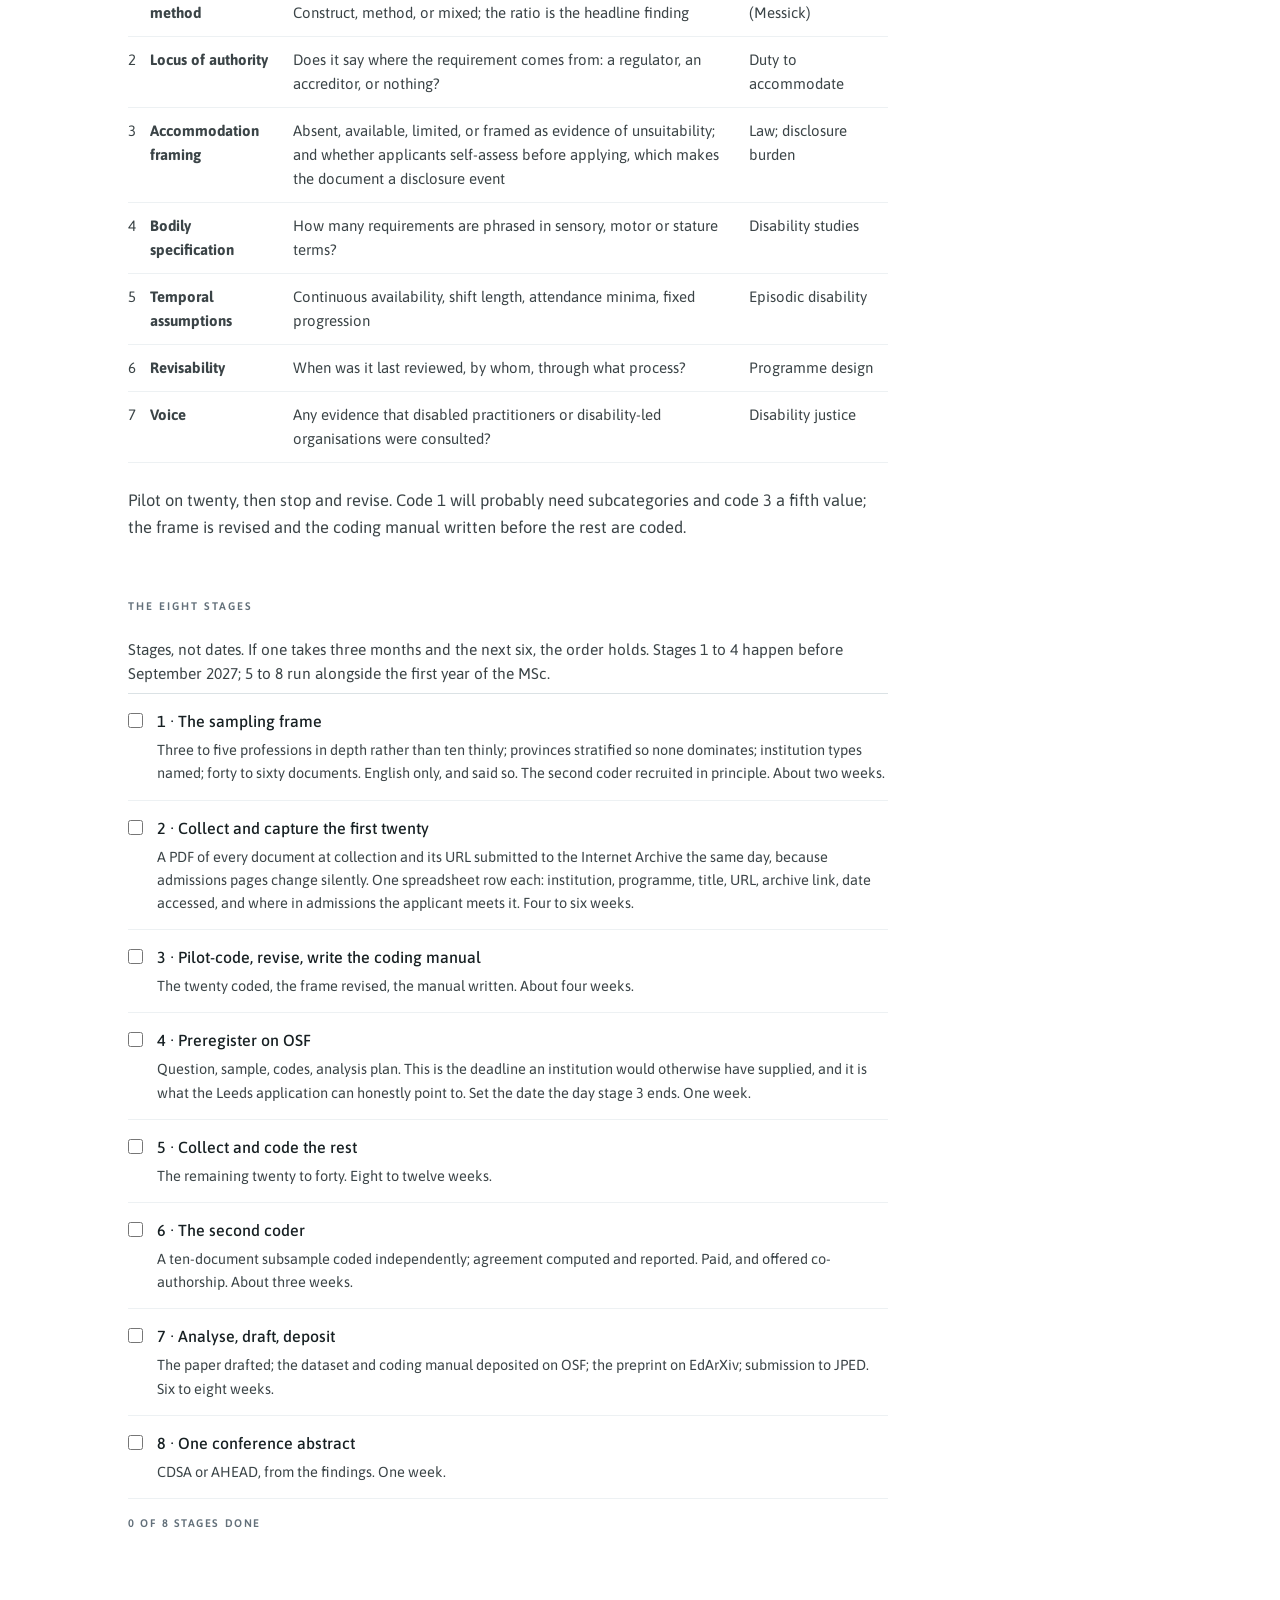
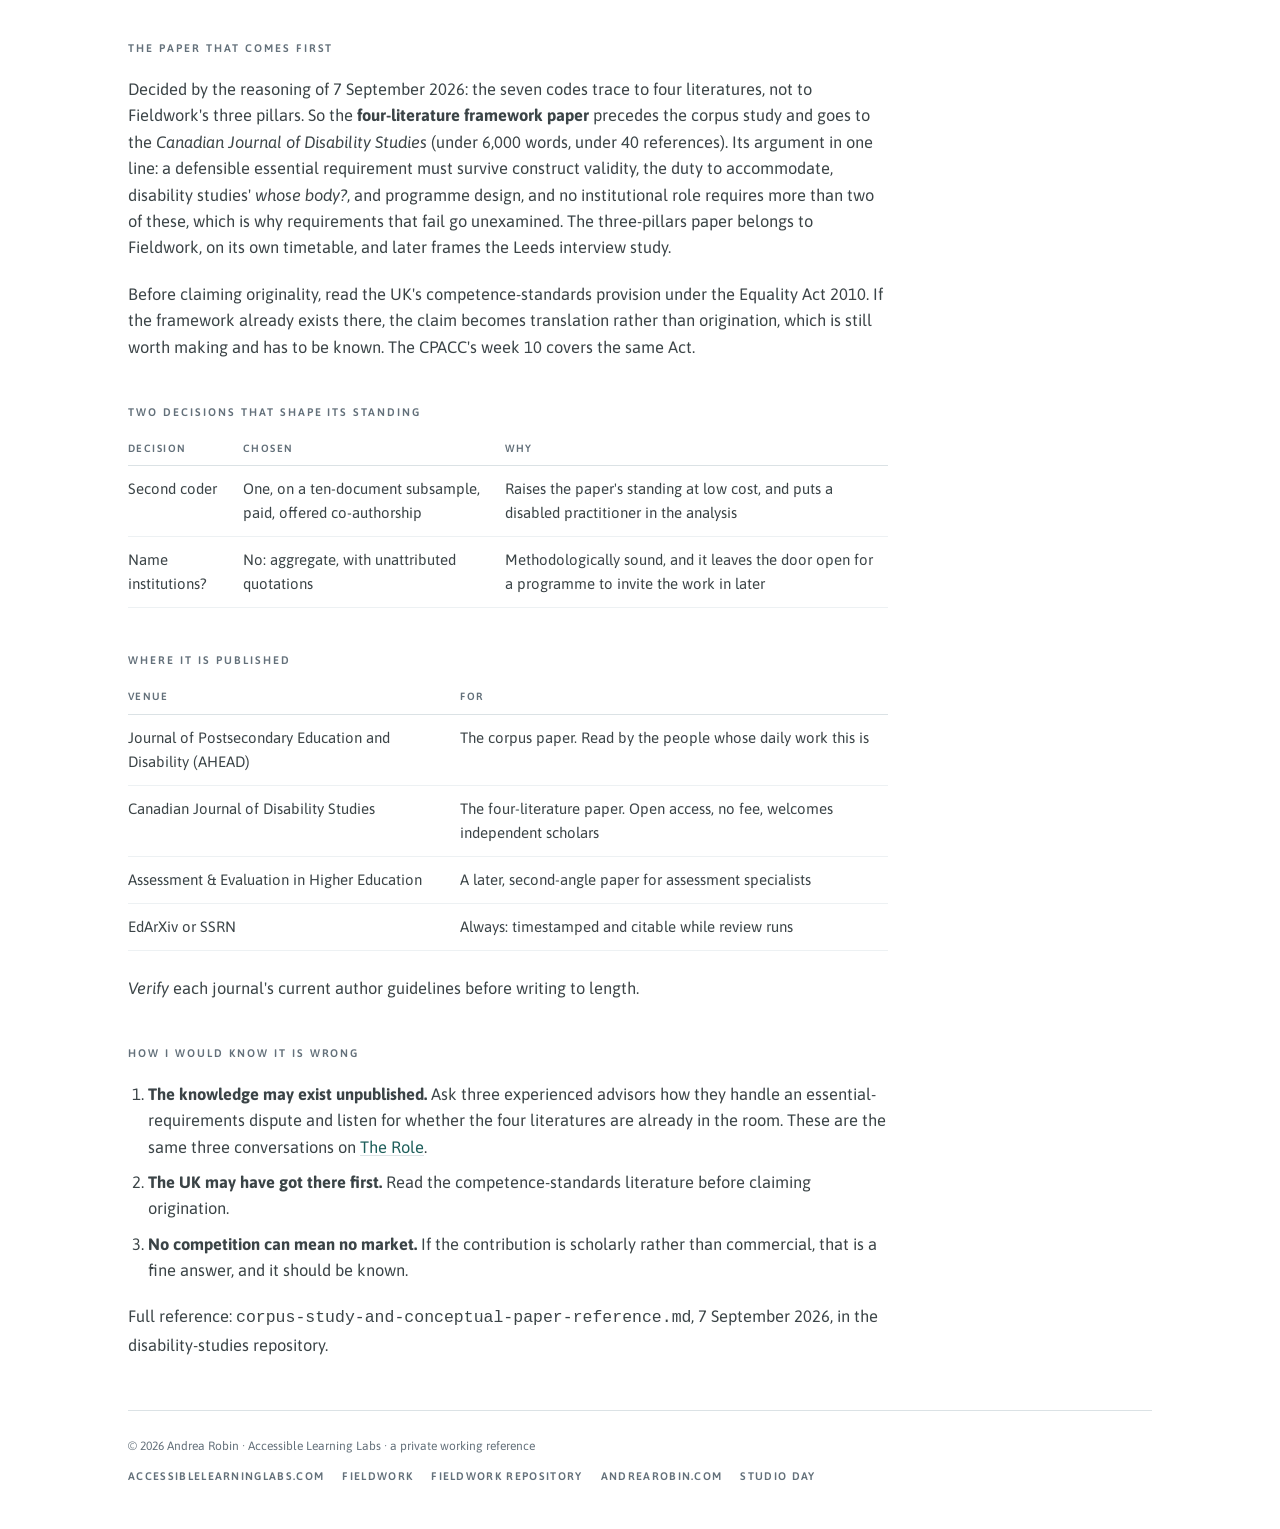
<file: corpus.html>
<!DOCTYPE html>
<html lang="en-CA">
<head>
<meta charset="utf-8" />
<meta name="viewport" content="width=device-width, initial-scale=1" />
<meta name="robots" content="noindex, nofollow, noai, noimageai" />
<title>The Corpus · Access Lab</title>
<meta name="description" content="The essential-requirements corpus study: the flagship that serves all three goals." />
<link rel="preconnect" href="https://fonts.googleapis.com" />
<link rel="preconnect" href="https://fonts.gstatic.com" crossorigin />
<link href="https://fonts.googleapis.com/css2?family=Asap:ital,wght@0,400;0,500;0,600;1,400&display=swap" rel="stylesheet" />
<link rel="stylesheet" href="style.css" />
</head>
<body>
  <a class="skip" href="#main">Skip to content</a>
  <div class="wrap">

    <nav class="topbar" aria-label="Access Lab">
      <a class="mark" href="index.html">Access&nbsp;Lab</a>
      <div class="navlinks">
        <a href="ceiling.html">Ceiling</a>
        <a href="calendar.html">Calendar</a>
        <a href="year.html">The Year</a>
        <a href="record.html">Record</a>
        <a href="cpacc.html">CPACC</a>
        <a href="corpus.html" aria-current="page">The Corpus</a>
        <a href="leeds.html">Leeds</a>
        <a href="role.html">The Role</a>
        <a href="contribute.html">Contribute</a>
      </div>
    </nav>

    <main id="main">
    <header class="hero">
      <p class="eyebrow"><span>02 · The flagship</span><span class="status">Pilot before Leeds, finish in MSc year one</span></p>
      <h1>What a programme says a body must do, <em>and whether it has to</em></h1>
      <p class="lede">Every Canadian programme leading to a regulated profession publishes a document saying what an applicant must be able to do. Forty to sixty of them, read against the same seven questions, answer one thing nobody has answered systematically in Canada: do these documents describe the capability a standard measures, or one particular body's way of performing it?</p>
    </header>

    <section class="essay">
      <h2>Why this is the flagship</h2>
      <p>If only one piece of independent work gets done well before September 2027, it is this one, because it is the only piece that serves every goal at once.</p>
      <table>
        <thead><tr><th>It serves</th><th>Because</th></tr></thead>
        <tbody>
          <tr><td><strong>The Role</strong></td><td>The hardest call an accommodation advisor makes is where a request meets an essential requirement: bona fide, or inherited convention (<em>Meiorin</em>)? This is public, methodical reasoning about exactly that decision, without claiming casework not done.</td></tr>
          <tr><td><strong>Leeds</strong></td><td>It makes the application a practitioner-researcher's. It becomes the sampling frame for the Applied Project and feeds the Global Challenges and Building Enabling Futures assessments.</td></tr>
          <tr><td><strong>CPACC</strong></td><td>Domain Three, applied. A small overlap, and a real one.</td></tr>
          <tr><td><strong>Accessible Learning Labs</strong></td><td>A programme asking <em>are our standards defensible?</em> can be answered with comparative data. An open dataset and coding manual are cited more than any single finding.</td></tr>
          <tr><td><strong>The ethic</strong></td><td>The second coder can be a disabled practitioner, paid and offered co-authorship. The same person can be Access Lab's named reader: one relationship, both roles.</td></tr>
        </tbody>
      </table>

      <h2>The question</h2>
      <p class="principle">How do Canadian professional programmes state their essential requirements: as the constructs a standard genuinely measures, or as particular bodily methods of performing them? And what does the difference imply for who can enter the profession?</p>
      <p>Underneath it, a quieter one: what authority do these documents claim, and has anyone ever been asked to defend them?</p>

      <h2>Why it needs no institution</h2>
      <p>TCPS 2 (2022), Article 2.2, exempts research that relies only on publicly available information with no reasonable expectation of privacy. Published admissions documents are exactly that. No ethics board certifies the exemption in advance for an unaffiliated researcher, so the reasoning is stated in the methods section and no approval is claimed. The moment interviews are added, the study needs an institution, which is what the Leeds Applied Project is for.</p>

      <h2>The seven codes</h2>
      <table>
        <thead><tr><th>#</th><th>Code</th><th>Asked of every requirement</th><th>Literature</th></tr></thead>
        <tbody>
          <tr><td>1</td><td><strong>Construct or method</strong></td><td>The capability assessed, or one bodily way of performing it? Construct, method, or mixed; the ratio is the headline finding</td><td>Construct validity (Messick)</td></tr>
          <tr><td>2</td><td><strong>Locus of authority</strong></td><td>Does it say where the requirement comes from: a regulator, an accreditor, or nothing?</td><td>Duty to accommodate</td></tr>
          <tr><td>3</td><td><strong>Accommodation framing</strong></td><td>Absent, available, limited, or framed as evidence of unsuitability; and whether applicants self-assess before applying, which makes the document a disclosure event</td><td>Law; disclosure burden</td></tr>
          <tr><td>4</td><td><strong>Bodily specification</strong></td><td>How many requirements are phrased in sensory, motor or stature terms?</td><td>Disability studies</td></tr>
          <tr><td>5</td><td><strong>Temporal assumptions</strong></td><td>Continuous availability, shift length, attendance minima, fixed progression</td><td>Episodic disability</td></tr>
          <tr><td>6</td><td><strong>Revisability</strong></td><td>When was it last reviewed, by whom, through what process?</td><td>Programme design</td></tr>
          <tr><td>7</td><td><strong>Voice</strong></td><td>Any evidence that disabled practitioners or disability-led organisations were consulted?</td><td>Disability justice</td></tr>
        </tbody>
      </table>
      <p>Pilot on twenty, then stop and revise. Code 1 will probably need subcategories and code 3 a fifth value; the frame is revised and the coding manual written before the rest are coded.</p>
    </section>

    <section class="kit">
      <p class="cards-head">The eight stages</p>
      <p class="kit-lede">Stages, not dates. If one takes three months and the next six, the order holds. Stages 1 to 4 happen before September 2027; 5 to 8 run alongside the first year of the MSc.</p>
      <div class="check" id="stage-check">
        <label><input type="checkbox" data-k="s1"><span><span class="t">1 · The sampling frame</span><span class="d">Three to five professions in depth rather than ten thinly; provinces stratified so none dominates; institution types named; forty to sixty documents. English only, and said so. The second coder recruited in principle. About two weeks.</span></span></label>
        <label><input type="checkbox" data-k="s2"><span><span class="t">2 · Collect and capture the first twenty</span><span class="d">A PDF of every document at collection and its URL submitted to the Internet Archive the same day, because admissions pages change silently. One spreadsheet row each: institution, programme, title, URL, archive link, date accessed, and where in admissions the applicant meets it. Four to six weeks.</span></span></label>
        <label><input type="checkbox" data-k="s3"><span><span class="t">3 · Pilot-code, revise, write the coding manual</span><span class="d">The twenty coded, the frame revised, the manual written. About four weeks.</span></span></label>
        <label><input type="checkbox" data-k="s4"><span><span class="t">4 · Preregister on OSF</span><span class="d">Question, sample, codes, analysis plan. This is the deadline an institution would otherwise have supplied, and it is what the Leeds application can honestly point to. Set the date the day stage 3 ends. One week.</span></span></label>
        <label><input type="checkbox" data-k="s5"><span><span class="t">5 · Collect and code the rest</span><span class="d">The remaining twenty to forty. Eight to twelve weeks.</span></span></label>
        <label><input type="checkbox" data-k="s6"><span><span class="t">6 · The second coder</span><span class="d">A ten-document subsample coded independently; agreement computed and reported. Paid, and offered co-authorship. About three weeks.</span></span></label>
        <label><input type="checkbox" data-k="s7"><span><span class="t">7 · Analyse, draft, deposit</span><span class="d">The paper drafted; the dataset and coding manual deposited on OSF; the preprint on EdArXiv; submission to JPED. Six to eight weeks.</span></span></label>
        <label><input type="checkbox" data-k="s8"><span><span class="t">8 · One conference abstract</span><span class="d">CDSA or AHEAD, from the findings. One week.</span></span></label>
      </div>
      <p class="progress" id="stage-progress"></p>
    </section>

    <section class="essay">
      <h2>The paper that comes first</h2>
      <p>Decided by the reasoning of 7 September 2026: the seven codes trace to four literatures, not to Fieldwork's three pillars. So the <strong>four-literature framework paper</strong> precedes the corpus study and goes to the <em>Canadian Journal of Disability Studies</em> (under 6,000 words, under 40 references). Its argument in one line: a defensible essential requirement must survive construct validity, the duty to accommodate, disability studies' <em>whose body?</em>, and programme design, and no institutional role requires more than two of these, which is why requirements that fail go unexamined. The three-pillars paper belongs to Fieldwork, on its own timetable, and later frames the Leeds interview study.</p>
      <p>Before claiming originality, read the UK's competence-standards provision under the Equality Act 2010. If the framework already exists there, the claim becomes translation rather than origination, which is still worth making and has to be known. The CPACC's week 10 covers the same Act.</p>

      <h2>Two decisions that shape its standing</h2>
      <table>
        <thead><tr><th>Decision</th><th>Chosen</th><th>Why</th></tr></thead>
        <tbody>
          <tr><td>Second coder</td><td>One, on a ten-document subsample, paid, offered co-authorship</td><td>Raises the paper's standing at low cost, and puts a disabled practitioner in the analysis</td></tr>
          <tr><td>Name institutions?</td><td>No: aggregate, with unattributed quotations</td><td>Methodologically sound, and it leaves the door open for a programme to invite the work in later</td></tr>
        </tbody>
      </table>

      <h2>Where it is published</h2>
      <table>
        <thead><tr><th>Venue</th><th>For</th></tr></thead>
        <tbody>
          <tr><td>Journal of Postsecondary Education and Disability (AHEAD)</td><td>The corpus paper. Read by the people whose daily work this is</td></tr>
          <tr><td>Canadian Journal of Disability Studies</td><td>The four-literature paper. Open access, no fee, welcomes independent scholars</td></tr>
          <tr><td>Assessment &amp; Evaluation in Higher Education</td><td>A later, second-angle paper for assessment specialists</td></tr>
          <tr><td>EdArXiv or SSRN</td><td>Always: timestamped and citable while review runs</td></tr>
        </tbody>
      </table>
      <p><em>Verify</em> each journal's current author guidelines before writing to length.</p>

      <h2>How I would know it is wrong</h2>
      <ol>
        <li><strong>The knowledge may exist unpublished.</strong> Ask three experienced advisors how they handle an essential-requirements dispute and listen for whether the four literatures are already in the room. These are the same three conversations on <a class="inline" href="role.html">The Role</a>.</li>
        <li><strong>The UK may have got there first.</strong> Read the competence-standards literature before claiming origination.</li>
        <li><strong>No competition can mean no market.</strong> If the contribution is scholarly rather than commercial, that is a fine answer, and it should be known.</li>
      </ol>
      <p class="aside">Full reference: <code>corpus-study-and-conceptual-paper-reference.md</code>, 7 September 2026, in the disability-studies repository.</p>
    </section>

    </main>

    <footer>
      <span class="copy">© 2026 Andrea Robin · Accessible Learning Labs · a private working reference</span>
      <div class="fnav">
        <a href="https://www.accessiblelearninglabs.com/" target="_blank" rel="noopener">accessiblelearninglabs.com</a>
        <a href="https://accessiblelearninglabs.substack.com/" target="_blank" rel="noopener">Fieldwork</a>
        <a href="https://github.com/amr0bin/fieldwork" target="_blank" rel="noopener">Fieldwork repository</a>
        <a href="https://www.andrearobin.com/" target="_blank" rel="noopener">andrearobin.com</a>
        <a href="https://amr0bin.github.io/studio-day/" target="_blank" rel="noopener">Studio Day</a>
      </div>
    </footer>

  </div>

<script>
(function(){
  var boxes=document.querySelectorAll("#stage-check input"), prog=document.getElementById("stage-progress");
  var store={}; try{store=JSON.parse(localStorage.getItem("access-corpus")||"{}");}catch(e){}
  function upd(){var n=0;Array.prototype.forEach.call(boxes,function(b){if(b.checked)n++;});prog.textContent=n+" of 8 stages done";}
  Array.prototype.forEach.call(boxes,function(b){b.checked=!!store[b.dataset.k];b.addEventListener("change",function(){store[b.dataset.k]=b.checked;try{localStorage.setItem("access-corpus",JSON.stringify(store));}catch(e){}upd();});});
  upd();
})();
</script>
</body>
</html>
</file>
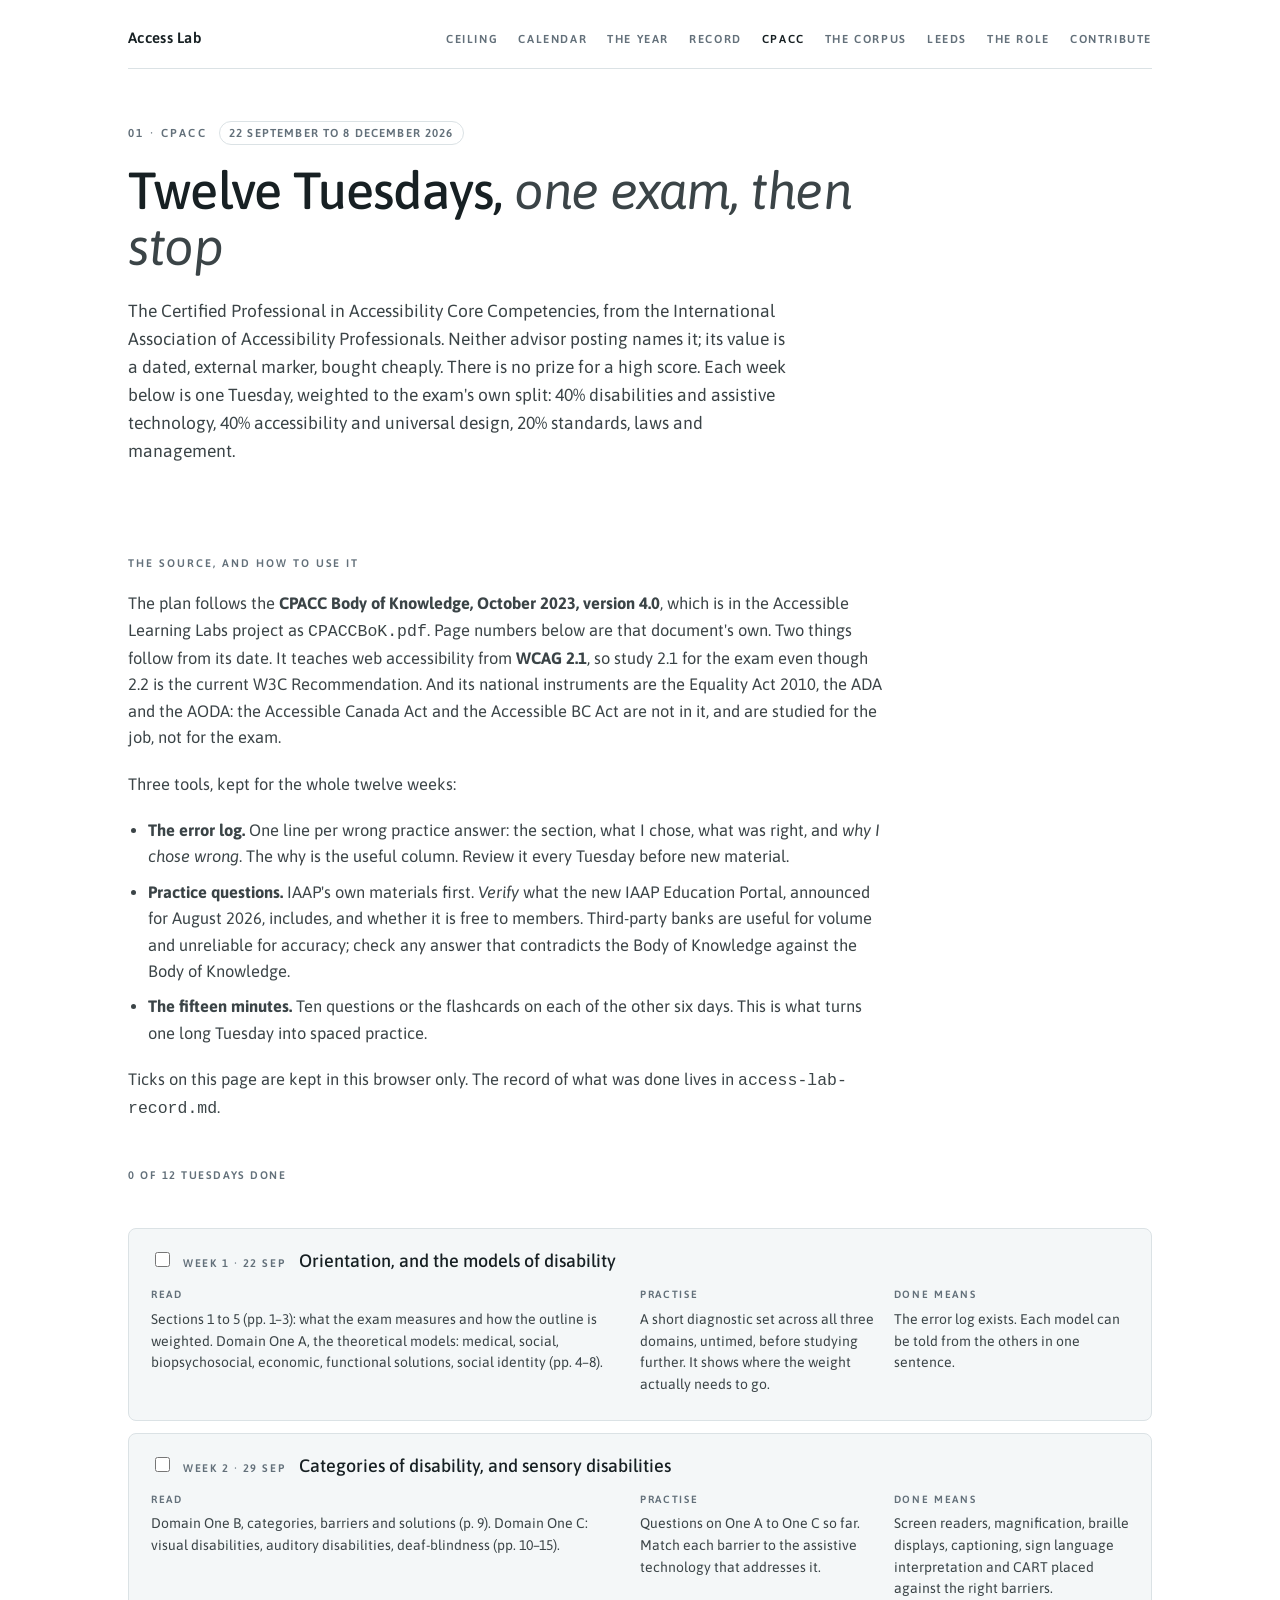
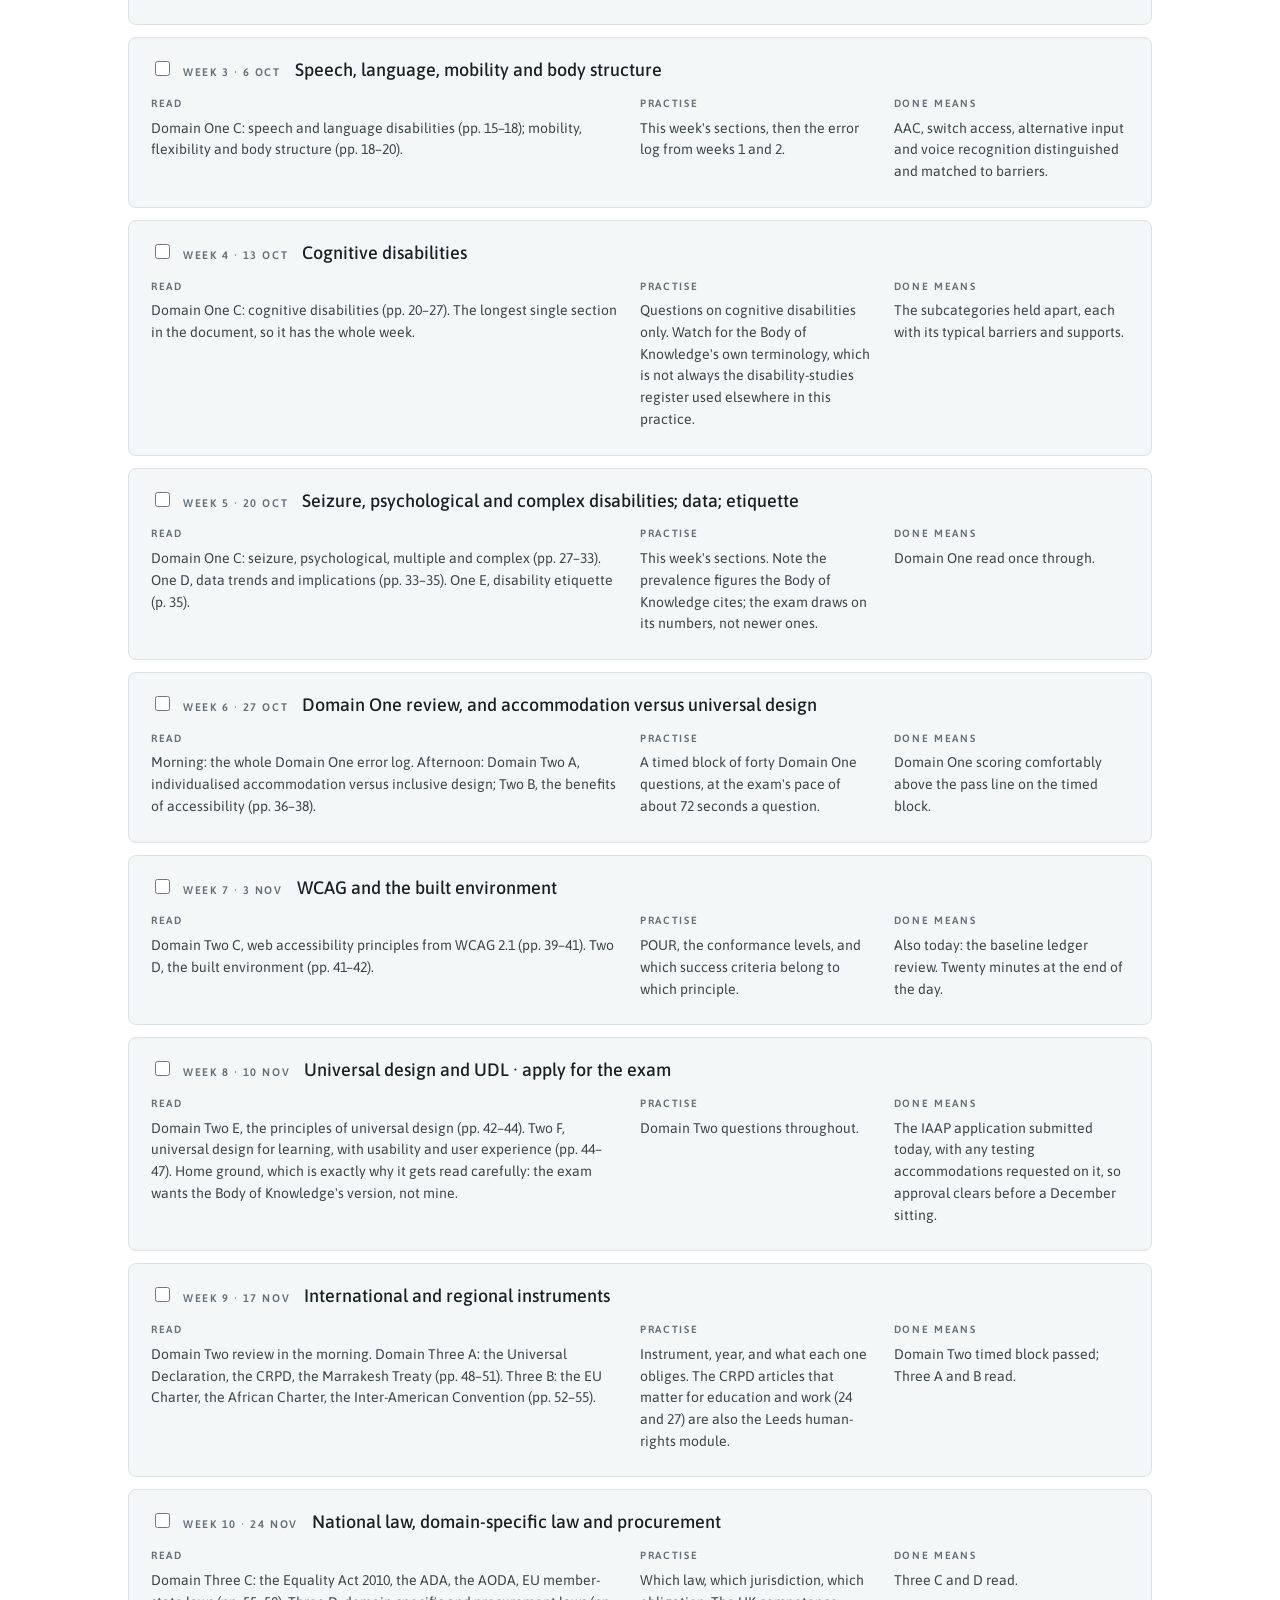
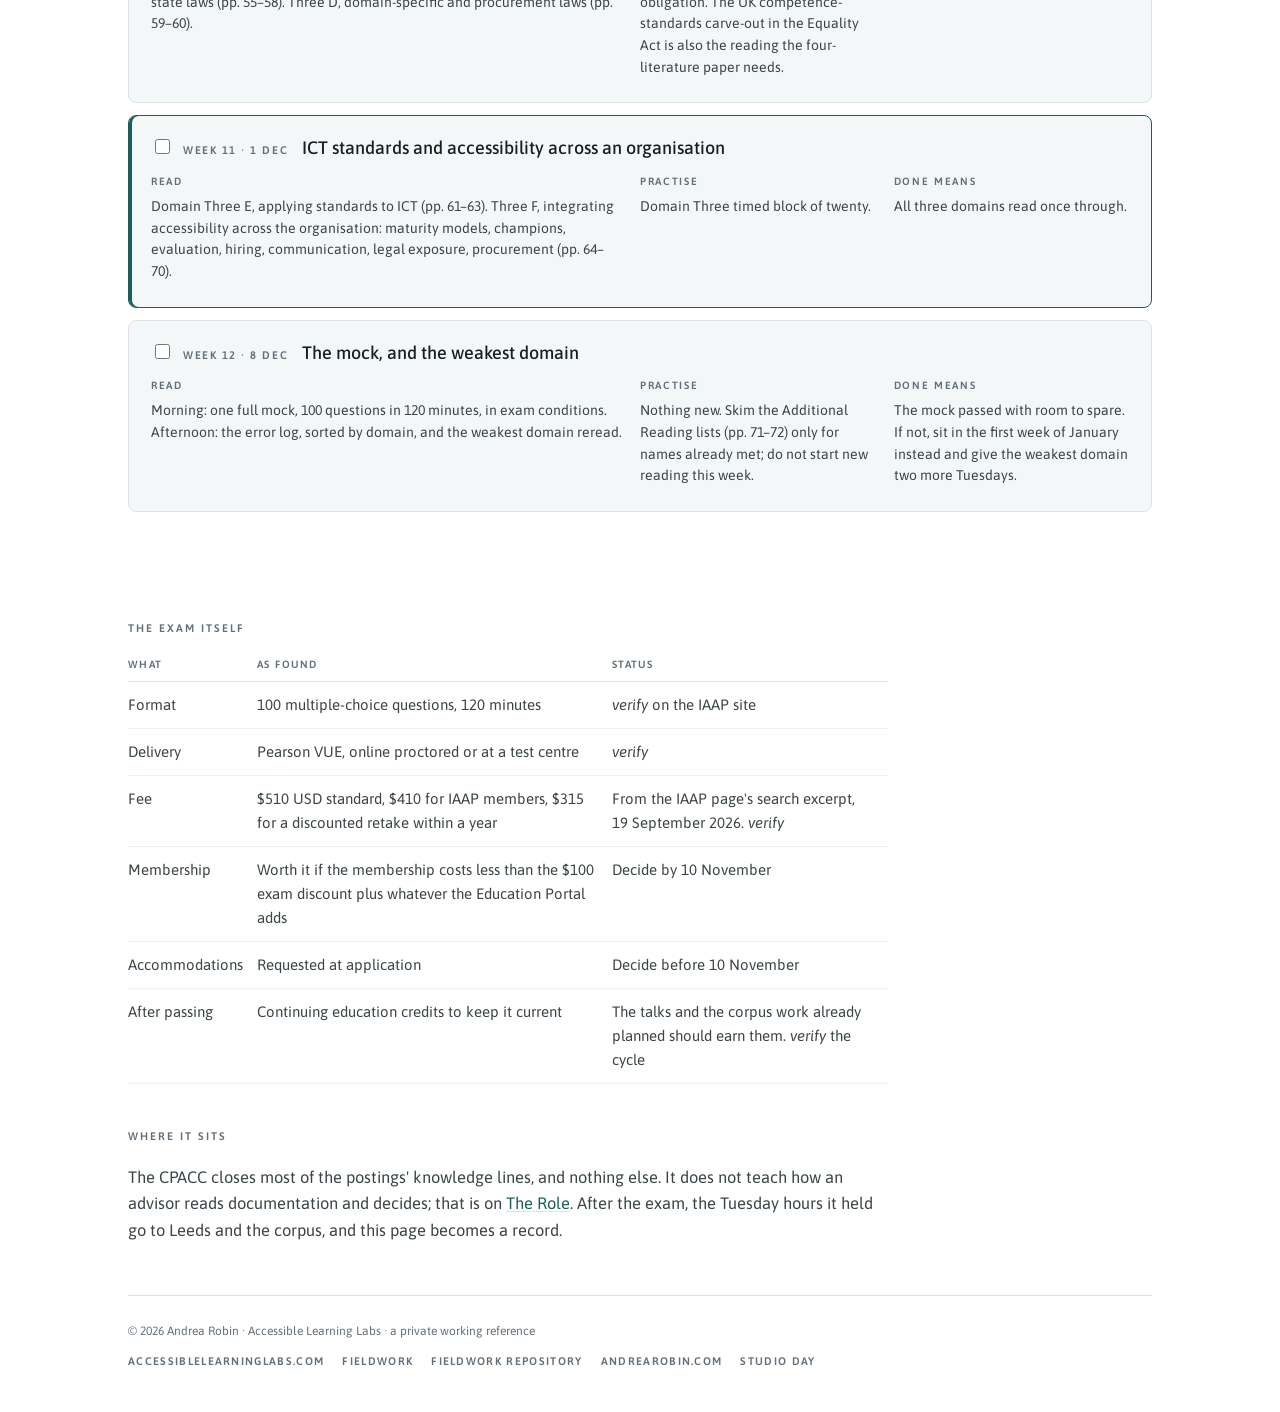
<file: cpacc.html>
<!DOCTYPE html>
<html lang="en-CA">
<head>
<meta charset="utf-8" />
<meta name="viewport" content="width=device-width, initial-scale=1" />
<meta name="robots" content="noindex, nofollow, noai, noimageai" />
<title>CPACC · Access Lab</title>
<meta name="description" content="Twelve Tuesdays against the CPACC Body of Knowledge, one exam, then stop." />
<link rel="preconnect" href="https://fonts.googleapis.com" />
<link rel="preconnect" href="https://fonts.gstatic.com" crossorigin />
<link href="https://fonts.googleapis.com/css2?family=Asap:ital,wght@0,400;0,500;0,600;1,400&display=swap" rel="stylesheet" />
<link rel="stylesheet" href="style.css" />
</head>
<body>
  <a class="skip" href="#main">Skip to content</a>
  <div class="wrap">

    <nav class="topbar" aria-label="Access Lab">
      <a class="mark" href="index.html">Access&nbsp;Lab</a>
      <div class="navlinks">
        <a href="ceiling.html">Ceiling</a>
        <a href="calendar.html">Calendar</a>
        <a href="year.html">The Year</a>
        <a href="record.html">Record</a>
        <a href="cpacc.html" aria-current="page">CPACC</a>
        <a href="corpus.html">The Corpus</a>
        <a href="leeds.html">Leeds</a>
        <a href="role.html">The Role</a>
        <a href="contribute.html">Contribute</a>
      </div>
    </nav>

    <main id="main">
    <header class="hero">
      <p class="eyebrow"><span>01 · CPACC</span><span class="status">22 September to 8 December 2026</span></p>
      <h1>Twelve Tuesdays, <em>one exam, then stop</em></h1>
      <p class="lede">The Certified Professional in Accessibility Core Competencies, from the International Association of Accessibility Professionals. Neither advisor posting names it; its value is a dated, external marker, bought cheaply. There is no prize for a high score. Each week below is one Tuesday, weighted to the exam's own split: 40% disabilities and assistive technology, 40% accessibility and universal design, 20% standards, laws and management.</p>
    </header>

    <section class="essay">
      <h2>The source, and how to use it</h2>
      <p>The plan follows the <strong>CPACC Body of Knowledge, October 2023, version 4.0</strong>, which is in the Accessible Learning Labs project as <code>CPACCBoK.pdf</code>. Page numbers below are that document's own. Two things follow from its date. It teaches web accessibility from <strong>WCAG 2.1</strong>, so study 2.1 for the exam even though 2.2 is the current W3C Recommendation. And its national instruments are the Equality Act 2010, the ADA and the AODA: the Accessible Canada Act and the Accessible BC Act are not in it, and are studied for the job, not for the exam.</p>
      <p>Three tools, kept for the whole twelve weeks:</p>
      <ul>
        <li><strong>The error log.</strong> One line per wrong practice answer: the section, what I chose, what was right, and <em>why I chose wrong</em>. The why is the useful column. Review it every Tuesday before new material.</li>
        <li><strong>Practice questions.</strong> IAAP's own materials first. <em>Verify</em> what the new IAAP Education Portal, announced for August 2026, includes, and whether it is free to members. Third-party banks are useful for volume and unreliable for accuracy; check any answer that contradicts the Body of Knowledge against the Body of Knowledge.</li>
        <li><strong>The fifteen minutes.</strong> Ten questions or the flashcards on each of the other six days. This is what turns one long Tuesday into spaced practice.</li>
      </ul>
      <p class="aside">Ticks on this page are kept in this browser only. The record of what was done lives in <code>access-lab-record.md</code>.</p>
    </section>

    <p class="progress" id="wk-progress"></p>
    <section class="weeks" id="weeks">

      <article class="week" data-date="2026-09-22"><div class="week-head"><label><input type="checkbox" data-k="w1"><span class="week-n">Week 1 · 22 Sep</span></label><span class="week-t">Orientation, and the models of disability</span></div>
        <div class="week-grid"><div><h3>Read</h3><p>Sections 1 to 5 (pp. 1–3): what the exam measures and how the outline is weighted. Domain One A, the theoretical models: medical, social, biopsychosocial, economic, functional solutions, social identity (pp. 4–8).</p></div>
        <div><h3>Practise</h3><p>A short diagnostic set across all three domains, untimed, before studying further. It shows where the weight actually needs to go.</p></div>
        <div><h3>Done means</h3><p>The error log exists. Each model can be told from the others in one sentence.</p></div></div></article>

      <article class="week" data-date="2026-09-29"><div class="week-head"><label><input type="checkbox" data-k="w2"><span class="week-n">Week 2 · 29 Sep</span></label><span class="week-t">Categories of disability, and sensory disabilities</span></div>
        <div class="week-grid"><div><h3>Read</h3><p>Domain One B, categories, barriers and solutions (p. 9). Domain One C: visual disabilities, auditory disabilities, deaf-blindness (pp. 10–15).</p></div>
        <div><h3>Practise</h3><p>Questions on One A to One C so far. Match each barrier to the assistive technology that addresses it.</p></div>
        <div><h3>Done means</h3><p>Screen readers, magnification, braille displays, captioning, sign language interpretation and CART placed against the right barriers.</p></div></div></article>

      <article class="week" data-date="2026-10-06"><div class="week-head"><label><input type="checkbox" data-k="w3"><span class="week-n">Week 3 · 6 Oct</span></label><span class="week-t">Speech, language, mobility and body structure</span></div>
        <div class="week-grid"><div><h3>Read</h3><p>Domain One C: speech and language disabilities (pp. 15–18); mobility, flexibility and body structure (pp. 18–20).</p></div>
        <div><h3>Practise</h3><p>This week's sections, then the error log from weeks 1 and 2.</p></div>
        <div><h3>Done means</h3><p>AAC, switch access, alternative input and voice recognition distinguished and matched to barriers.</p></div></div></article>

      <article class="week" data-date="2026-10-13"><div class="week-head"><label><input type="checkbox" data-k="w4"><span class="week-n">Week 4 · 13 Oct</span></label><span class="week-t">Cognitive disabilities</span></div>
        <div class="week-grid"><div><h3>Read</h3><p>Domain One C: cognitive disabilities (pp. 20–27). The longest single section in the document, so it has the whole week.</p></div>
        <div><h3>Practise</h3><p>Questions on cognitive disabilities only. Watch for the Body of Knowledge's own terminology, which is not always the disability-studies register used elsewhere in this practice.</p></div>
        <div><h3>Done means</h3><p>The subcategories held apart, each with its typical barriers and supports.</p></div></div></article>

      <article class="week" data-date="2026-10-20"><div class="week-head"><label><input type="checkbox" data-k="w5"><span class="week-n">Week 5 · 20 Oct</span></label><span class="week-t">Seizure, psychological and complex disabilities; data; etiquette</span></div>
        <div class="week-grid"><div><h3>Read</h3><p>Domain One C: seizure, psychological, multiple and complex (pp. 27–33). One D, data trends and implications (pp. 33–35). One E, disability etiquette (p. 35).</p></div>
        <div><h3>Practise</h3><p>This week's sections. Note the prevalence figures the Body of Knowledge cites; the exam draws on its numbers, not newer ones.</p></div>
        <div><h3>Done means</h3><p>Domain One read once through.</p></div></div></article>

      <article class="week" data-date="2026-10-27"><div class="week-head"><label><input type="checkbox" data-k="w6"><span class="week-n">Week 6 · 27 Oct</span></label><span class="week-t">Domain One review, and accommodation versus universal design</span></div>
        <div class="week-grid"><div><h3>Read</h3><p>Morning: the whole Domain One error log. Afternoon: Domain Two A, individualised accommodation versus inclusive design; Two B, the benefits of accessibility (pp. 36–38).</p></div>
        <div><h3>Practise</h3><p>A timed block of forty Domain One questions, at the exam's pace of about 72 seconds a question.</p></div>
        <div><h3>Done means</h3><p>Domain One scoring comfortably above the pass line on the timed block.</p></div></div></article>

      <article class="week" data-date="2026-11-03"><div class="week-head"><label><input type="checkbox" data-k="w7"><span class="week-n">Week 7 · 3 Nov</span></label><span class="week-t">WCAG and the built environment</span></div>
        <div class="week-grid"><div><h3>Read</h3><p>Domain Two C, web accessibility principles from WCAG 2.1 (pp. 39–41). Two D, the built environment (pp. 41–42).</p></div>
        <div><h3>Practise</h3><p>POUR, the conformance levels, and which success criteria belong to which principle.</p></div>
        <div><h3>Done means</h3><p>Also today: the baseline ledger review. Twenty minutes at the end of the day.</p></div></div></article>

      <article class="week" data-date="2026-11-10"><div class="week-head"><label><input type="checkbox" data-k="w8"><span class="week-n">Week 8 · 10 Nov</span></label><span class="week-t">Universal design and UDL · apply for the exam</span></div>
        <div class="week-grid"><div><h3>Read</h3><p>Domain Two E, the principles of universal design (pp. 42–44). Two F, universal design for learning, with usability and user experience (pp. 44–47). Home ground, which is exactly why it gets read carefully: the exam wants the Body of Knowledge's version, not mine.</p></div>
        <div><h3>Practise</h3><p>Domain Two questions throughout.</p></div>
        <div><h3>Done means</h3><p>The IAAP application submitted today, with any testing accommodations requested on it, so approval clears before a December sitting.</p></div></div></article>

      <article class="week" data-date="2026-11-17"><div class="week-head"><label><input type="checkbox" data-k="w9"><span class="week-n">Week 9 · 17 Nov</span></label><span class="week-t">International and regional instruments</span></div>
        <div class="week-grid"><div><h3>Read</h3><p>Domain Two review in the morning. Domain Three A: the Universal Declaration, the CRPD, the Marrakesh Treaty (pp. 48–51). Three B: the EU Charter, the African Charter, the Inter-American Convention (pp. 52–55).</p></div>
        <div><h3>Practise</h3><p>Instrument, year, and what each one obliges. The CRPD articles that matter for education and work (24 and 27) are also the Leeds human-rights module.</p></div>
        <div><h3>Done means</h3><p>Domain Two timed block passed; Three A and B read.</p></div></div></article>

      <article class="week" data-date="2026-11-24"><div class="week-head"><label><input type="checkbox" data-k="w10"><span class="week-n">Week 10 · 24 Nov</span></label><span class="week-t">National law, domain-specific law and procurement</span></div>
        <div class="week-grid"><div><h3>Read</h3><p>Domain Three C: the Equality Act 2010, the ADA, the AODA, EU member-state laws (pp. 55–58). Three D, domain-specific and procurement laws (pp. 59–60).</p></div>
        <div><h3>Practise</h3><p>Which law, which jurisdiction, which obligation. The UK competence-standards carve-out in the Equality Act is also the reading the four-literature paper needs.</p></div>
        <div><h3>Done means</h3><p>Three C and D read.</p></div></div></article>

      <article class="week" data-date="2026-12-01"><div class="week-head"><label><input type="checkbox" data-k="w11"><span class="week-n">Week 11 · 1 Dec</span></label><span class="week-t">ICT standards and accessibility across an organisation</span></div>
        <div class="week-grid"><div><h3>Read</h3><p>Domain Three E, applying standards to ICT (pp. 61–63). Three F, integrating accessibility across the organisation: maturity models, champions, evaluation, hiring, communication, legal exposure, procurement (pp. 64–70).</p></div>
        <div><h3>Practise</h3><p>Domain Three timed block of twenty.</p></div>
        <div><h3>Done means</h3><p>All three domains read once through.</p></div></div></article>

      <article class="week" data-date="2026-12-08"><div class="week-head"><label><input type="checkbox" data-k="w12"><span class="week-n">Week 12 · 8 Dec</span></label><span class="week-t">The mock, and the weakest domain</span></div>
        <div class="week-grid"><div><h3>Read</h3><p>Morning: one full mock, 100 questions in 120 minutes, in exam conditions. Afternoon: the error log, sorted by domain, and the weakest domain reread.</p></div>
        <div><h3>Practise</h3><p>Nothing new. Skim the Additional Reading lists (pp. 71–72) only for names already met; do not start new reading this week.</p></div>
        <div><h3>Done means</h3><p>The mock passed with room to spare. If not, sit in the first week of January instead and give the weakest domain two more Tuesdays.</p></div></div></article>
    </section>

    <section class="essay">
      <h2>The exam itself</h2>
      <table>
        <thead><tr><th>What</th><th>As found</th><th>Status</th></tr></thead>
        <tbody>
          <tr><td>Format</td><td>100 multiple-choice questions, 120 minutes</td><td><em>verify</em> on the IAAP site</td></tr>
          <tr><td>Delivery</td><td>Pearson VUE, online proctored or at a test centre</td><td><em>verify</em></td></tr>
          <tr><td>Fee</td><td>$510 USD standard, $410 for IAAP members, $315 for a discounted retake within a year</td><td>From the IAAP page's search excerpt, 19 September 2026. <em>verify</em></td></tr>
          <tr><td>Membership</td><td>Worth it if the membership costs less than the $100 exam discount plus whatever the Education Portal adds</td><td>Decide by 10 November</td></tr>
          <tr><td>Accommodations</td><td>Requested at application</td><td>Decide before 10 November</td></tr>
          <tr><td>After passing</td><td>Continuing education credits to keep it current</td><td>The talks and the corpus work already planned should earn them. <em>verify</em> the cycle</td></tr>
        </tbody>
      </table>
      <h2>Where it sits</h2>
      <p>The CPACC closes most of the postings' knowledge lines, and nothing else. It does not teach how an advisor reads documentation and decides; that is on <a class="inline" href="role.html">The Role</a>. After the exam, the Tuesday hours it held go to Leeds and the corpus, and this page becomes a record.</p>
    </section>

    </main>

    <footer>
      <span class="copy">© 2026 Andrea Robin · Accessible Learning Labs · a private working reference</span>
      <div class="fnav">
        <a href="https://www.accessiblelearninglabs.com/" target="_blank" rel="noopener">accessiblelearninglabs.com</a>
        <a href="https://accessiblelearninglabs.substack.com/" target="_blank" rel="noopener">Fieldwork</a>
        <a href="https://github.com/amr0bin/fieldwork" target="_blank" rel="noopener">Fieldwork repository</a>
        <a href="https://www.andrearobin.com/" target="_blank" rel="noopener">andrearobin.com</a>
        <a href="https://amr0bin.github.io/studio-day/" target="_blank" rel="noopener">Studio Day</a>
      </div>
    </footer>

  </div>

<script>
(function(){
  var now=new Date(), today=now.getFullYear()+"-"+("0"+(now.getMonth()+1)).slice(-2)+"-"+("0"+now.getDate()).slice(-2);
  var weeks=document.querySelectorAll(".week"), cur=null;
  Array.prototype.forEach.call(weeks,function(w){ if(w.dataset.date<=today) cur=w; });
  if(cur && today<="2026-12-14") cur.classList.add("now");
  var store={}; try{store=JSON.parse(localStorage.getItem("access-cpacc")||"{}");}catch(e){}
  var boxes=document.querySelectorAll("#weeks input"), prog=document.getElementById("wk-progress");
  function upd(){ var n=0; Array.prototype.forEach.call(boxes,function(b){ b.closest(".week").classList.toggle("done",b.checked); if(b.checked)n++; }); prog.textContent=n+" of 12 Tuesdays done"; }
  Array.prototype.forEach.call(boxes,function(b){ b.checked=!!store[b.dataset.k]; b.addEventListener("change",function(){ store[b.dataset.k]=b.checked; try{localStorage.setItem("access-cpacc",JSON.stringify(store));}catch(e){} upd(); }); });
  upd();
})();
</script>
</body>
</html>
</file>
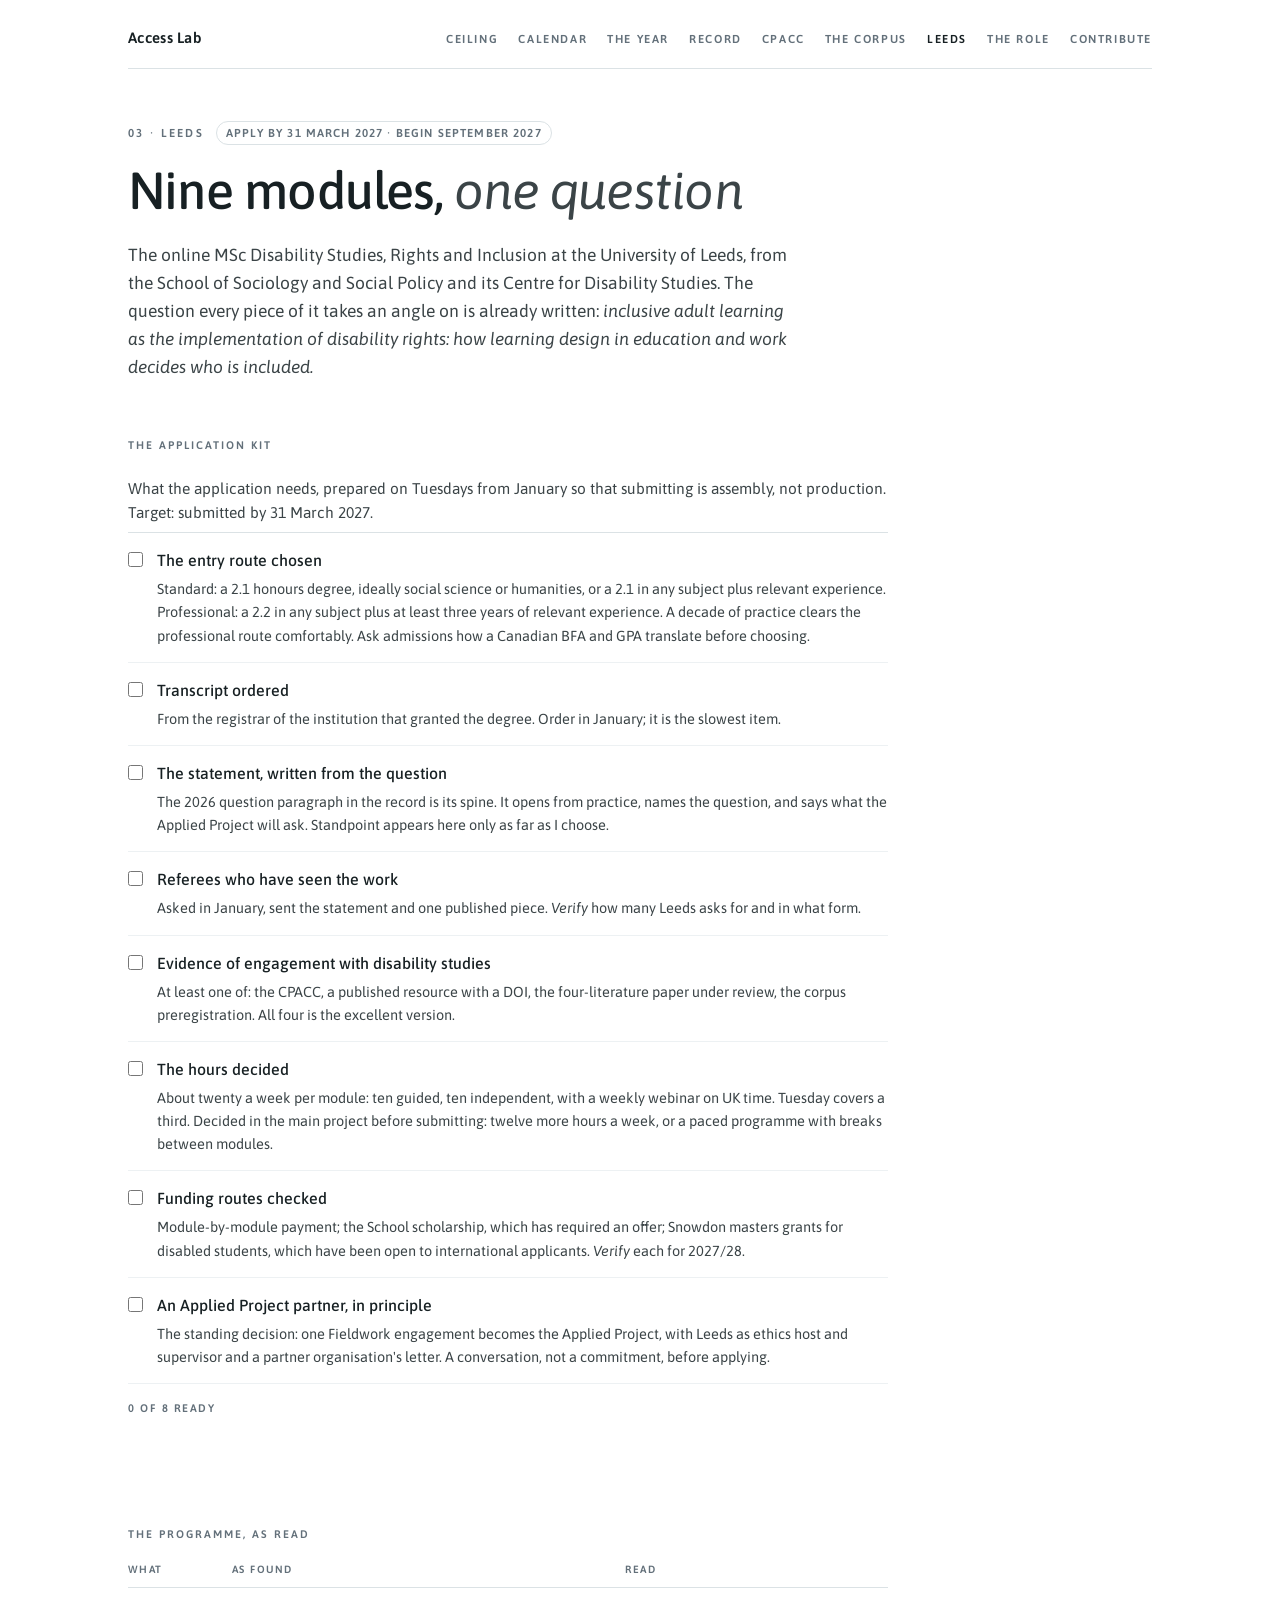
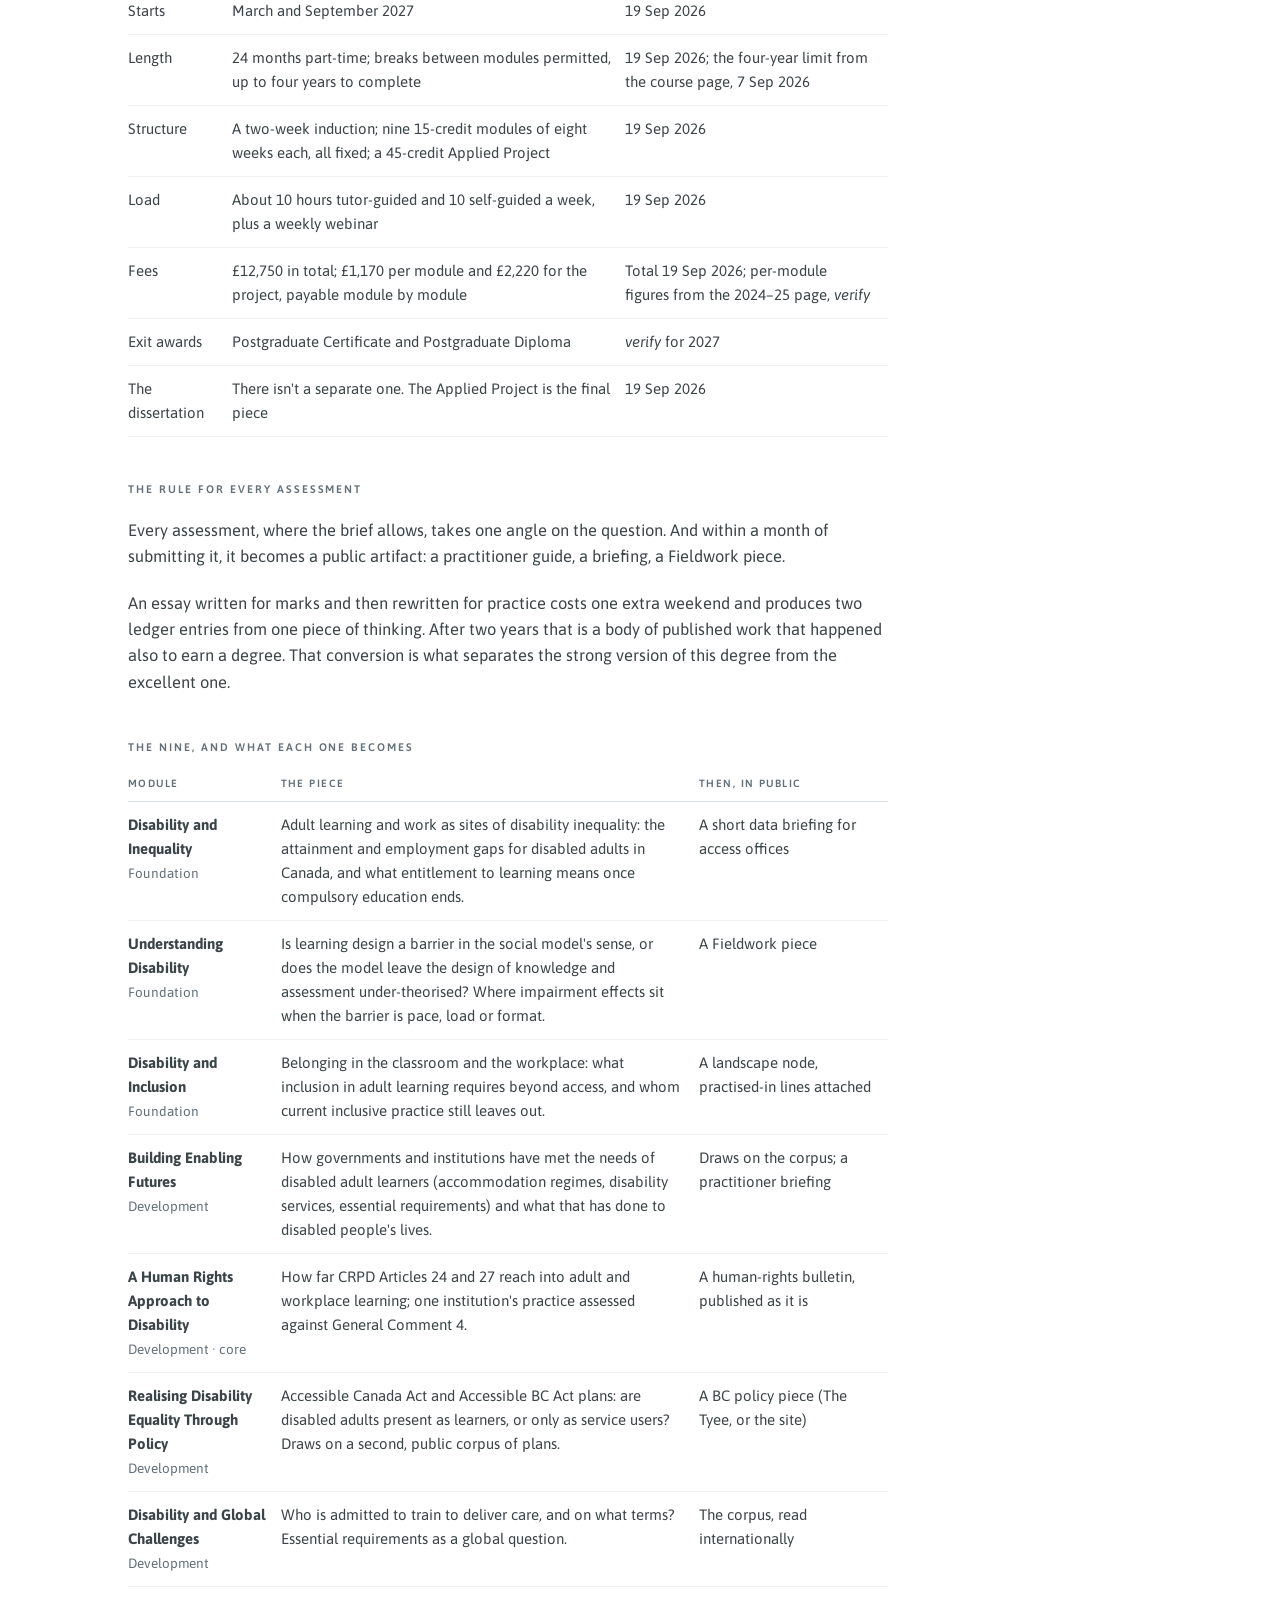
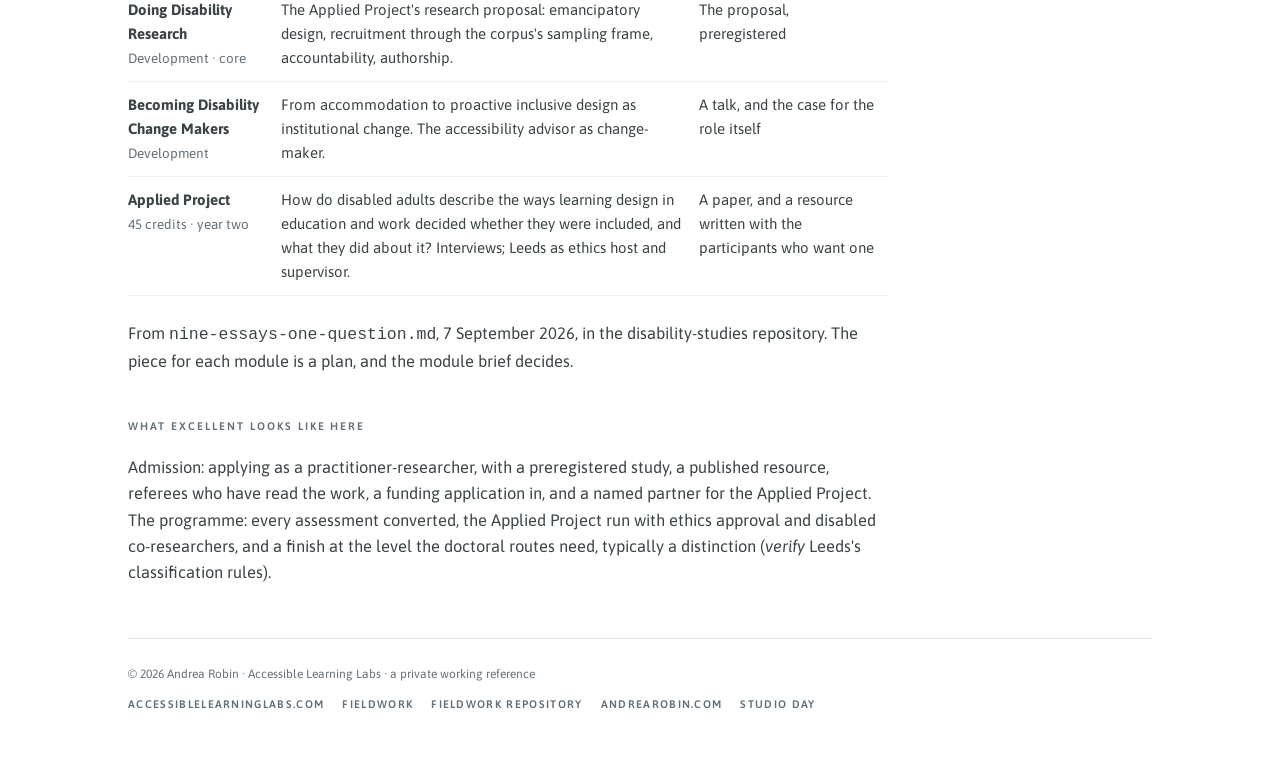
<file: leeds.html>
<!DOCTYPE html>
<html lang="en-CA">
<head>
<meta charset="utf-8" />
<meta name="viewport" content="width=device-width, initial-scale=1" />
<meta name="robots" content="noindex, nofollow, noai, noimageai" />
<title>Leeds · Access Lab</title>
<meta name="description" content="The Leeds MSc in Disability Studies, Rights and Inclusion: the application, nine modules and one question." />
<link rel="preconnect" href="https://fonts.googleapis.com" />
<link rel="preconnect" href="https://fonts.gstatic.com" crossorigin />
<link href="https://fonts.googleapis.com/css2?family=Asap:ital,wght@0,400;0,500;0,600;1,400&display=swap" rel="stylesheet" />
<link rel="stylesheet" href="style.css" />
</head>
<body>
  <a class="skip" href="#main">Skip to content</a>
  <div class="wrap">

    <nav class="topbar" aria-label="Access Lab">
      <a class="mark" href="index.html">Access&nbsp;Lab</a>
      <div class="navlinks">
        <a href="ceiling.html">Ceiling</a>
        <a href="calendar.html">Calendar</a>
        <a href="year.html">The Year</a>
        <a href="record.html">Record</a>
        <a href="cpacc.html">CPACC</a>
        <a href="corpus.html">The Corpus</a>
        <a href="leeds.html" aria-current="page">Leeds</a>
        <a href="role.html">The Role</a>
        <a href="contribute.html">Contribute</a>
      </div>
    </nav>

    <main id="main">
    <header class="hero">
      <p class="eyebrow"><span>03 · Leeds</span><span class="status">Apply by 31 March 2027 · begin September 2027</span></p>
      <h1>Nine modules, <em>one question</em></h1>
      <p class="lede">The online MSc Disability Studies, Rights and Inclusion at the University of Leeds, from the School of Sociology and Social Policy and its Centre for Disability Studies. The question every piece of it takes an angle on is already written: <em>inclusive adult learning as the implementation of disability rights: how learning design in education and work decides who is included.</em></p>
    </header>

    <section class="kit">
      <p class="cards-head">The application kit</p>
      <p class="kit-lede">What the application needs, prepared on Tuesdays from January so that submitting is assembly, not production. Target: submitted by 31 March 2027.</p>
      <div class="check" id="leeds-check">
        <label><input type="checkbox" data-k="route"><span><span class="t">The entry route chosen</span><span class="d">Standard: a 2.1 honours degree, ideally social science or humanities, or a 2.1 in any subject plus relevant experience. Professional: a 2.2 in any subject plus at least three years of relevant experience. A decade of practice clears the professional route comfortably. Ask admissions how a Canadian BFA and GPA translate before choosing.</span></span></label>
        <label><input type="checkbox" data-k="transcript"><span><span class="t">Transcript ordered</span><span class="d">From the registrar of the institution that granted the degree. Order in January; it is the slowest item.</span></span></label>
        <label><input type="checkbox" data-k="statement"><span><span class="t">The statement, written from the question</span><span class="d">The 2026 question paragraph in the record is its spine. It opens from practice, names the question, and says what the Applied Project will ask. Standpoint appears here only as far as I choose.</span></span></label>
        <label><input type="checkbox" data-k="refs"><span><span class="t">Referees who have seen the work</span><span class="d">Asked in January, sent the statement and one published piece. <em>Verify</em> how many Leeds asks for and in what form.</span></span></label>
        <label><input type="checkbox" data-k="evidence"><span><span class="t">Evidence of engagement with disability studies</span><span class="d">At least one of: the CPACC, a published resource with a DOI, the four-literature paper under review, the corpus preregistration. All four is the excellent version.</span></span></label>
        <label><input type="checkbox" data-k="hours"><span><span class="t">The hours decided</span><span class="d">About twenty a week per module: ten guided, ten independent, with a weekly webinar on UK time. Tuesday covers a third. Decided in the main project before submitting: twelve more hours a week, or a paced programme with breaks between modules.</span></span></label>
        <label><input type="checkbox" data-k="funding"><span><span class="t">Funding routes checked</span><span class="d">Module-by-module payment; the School scholarship, which has required an offer; Snowdon masters grants for disabled students, which have been open to international applicants. <em>Verify</em> each for 2027/28.</span></span></label>
        <label><input type="checkbox" data-k="partner"><span><span class="t">An Applied Project partner, in principle</span><span class="d">The standing decision: one Fieldwork engagement becomes the Applied Project, with Leeds as ethics host and supervisor and a partner organisation's letter. A conversation, not a commitment, before applying.</span></span></label>
      </div>
      <p class="progress" id="leeds-progress"></p>
    </section>

    <section class="essay">
      <h2>The programme, as read</h2>
      <table>
        <thead><tr><th>What</th><th>As found</th><th>Read</th></tr></thead>
        <tbody>
          <tr><td>Starts</td><td>March and September 2027</td><td>19 Sep 2026</td></tr>
          <tr><td>Length</td><td>24 months part-time; breaks between modules permitted, up to four years to complete</td><td>19 Sep 2026; the four-year limit from the course page, 7 Sep 2026</td></tr>
          <tr><td>Structure</td><td>A two-week induction; nine 15-credit modules of eight weeks each, all fixed; a 45-credit Applied Project</td><td>19 Sep 2026</td></tr>
          <tr><td>Load</td><td>About 10 hours tutor-guided and 10 self-guided a week, plus a weekly webinar</td><td>19 Sep 2026</td></tr>
          <tr><td>Fees</td><td>£12,750 in total; £1,170 per module and £2,220 for the project, payable module by module</td><td>Total 19 Sep 2026; per-module figures from the 2024–25 page, <em>verify</em></td></tr>
          <tr><td>Exit awards</td><td>Postgraduate Certificate and Postgraduate Diploma</td><td><em>verify</em> for 2027</td></tr>
          <tr><td>The dissertation</td><td>There isn't a separate one. The Applied Project is the final piece</td><td>19 Sep 2026</td></tr>
        </tbody>
      </table>

      <h2>The rule for every assessment</h2>
      <p class="principle">Every assessment, where the brief allows, takes one angle on the question. And within a month of submitting it, it becomes a public artifact: a practitioner guide, a briefing, a Fieldwork piece.</p>
      <p>An essay written for marks and then rewritten for practice costs one extra weekend and produces two ledger entries from one piece of thinking. After two years that is a body of published work that happened also to earn a degree. That conversion is what separates the strong version of this degree from the excellent one.</p>

      <h2>The nine, and what each one becomes</h2>
      <table>
        <thead><tr><th>Module</th><th>The piece</th><th>Then, in public</th></tr></thead>
        <tbody>
          <tr><td><strong>Disability and Inequality</strong><br><span class="aside">Foundation</span></td><td>Adult learning and work as sites of disability inequality: the attainment and employment gaps for disabled adults in Canada, and what entitlement to learning means once compulsory education ends.</td><td>A short data briefing for access offices</td></tr>
          <tr><td><strong>Understanding Disability</strong><br><span class="aside">Foundation</span></td><td>Is learning design a barrier in the social model's sense, or does the model leave the design of knowledge and assessment under-theorised? Where impairment effects sit when the barrier is pace, load or format.</td><td>A Fieldwork piece</td></tr>
          <tr><td><strong>Disability and Inclusion</strong><br><span class="aside">Foundation</span></td><td>Belonging in the classroom and the workplace: what inclusion in adult learning requires beyond access, and whom current inclusive practice still leaves out.</td><td>A landscape node, practised-in lines attached</td></tr>
          <tr><td><strong>Building Enabling Futures</strong><br><span class="aside">Development</span></td><td>How governments and institutions have met the needs of disabled adult learners (accommodation regimes, disability services, essential requirements) and what that has done to disabled people's lives.</td><td>Draws on the corpus; a practitioner briefing</td></tr>
          <tr><td><strong>A Human Rights Approach to Disability</strong><br><span class="aside">Development · core</span></td><td>How far CRPD Articles 24 and 27 reach into adult and workplace learning; one institution's practice assessed against General Comment 4.</td><td>A human-rights bulletin, published as it is</td></tr>
          <tr><td><strong>Realising Disability Equality Through Policy</strong><br><span class="aside">Development</span></td><td>Accessible Canada Act and Accessible BC Act plans: are disabled adults present as learners, or only as service users? Draws on a second, public corpus of plans.</td><td>A BC policy piece (The Tyee, or the site)</td></tr>
          <tr><td><strong>Disability and Global Challenges</strong><br><span class="aside">Development</span></td><td>Who is admitted to train to deliver care, and on what terms? Essential requirements as a global question.</td><td>The corpus, read internationally</td></tr>
          <tr><td><strong>Doing Disability Research</strong><br><span class="aside">Development · core</span></td><td>The Applied Project's research proposal: emancipatory design, recruitment through the corpus's sampling frame, accountability, authorship.</td><td>The proposal, preregistered</td></tr>
          <tr><td><strong>Becoming Disability Change Makers</strong><br><span class="aside">Development</span></td><td>From accommodation to proactive inclusive design as institutional change. The accessibility advisor as change-maker.</td><td>A talk, and the case for the role itself</td></tr>
          <tr><td><strong>Applied Project</strong><br><span class="aside">45 credits · year two</span></td><td>How do disabled adults describe the ways learning design in education and work decided whether they were included, and what they did about it? Interviews; Leeds as ethics host and supervisor.</td><td>A paper, and a resource written with the participants who want one</td></tr>
        </tbody>
      </table>
      <p class="aside">From <code>nine-essays-one-question.md</code>, 7 September 2026, in the disability-studies repository. The piece for each module is a plan, and the module brief decides.</p>

      <h2>What excellent looks like here</h2>
      <p>Admission: applying as a practitioner-researcher, with a preregistered study, a published resource, referees who have read the work, a funding application in, and a named partner for the Applied Project. The programme: every assessment converted, the Applied Project run with ethics approval and disabled co-researchers, and a finish at the level the doctoral routes need, typically a distinction (<em>verify</em> Leeds's classification rules).</p>
    </section>

    </main>

    <footer>
      <span class="copy">© 2026 Andrea Robin · Accessible Learning Labs · a private working reference</span>
      <div class="fnav">
        <a href="https://www.accessiblelearninglabs.com/" target="_blank" rel="noopener">accessiblelearninglabs.com</a>
        <a href="https://accessiblelearninglabs.substack.com/" target="_blank" rel="noopener">Fieldwork</a>
        <a href="https://github.com/amr0bin/fieldwork" target="_blank" rel="noopener">Fieldwork repository</a>
        <a href="https://www.andrearobin.com/" target="_blank" rel="noopener">andrearobin.com</a>
        <a href="https://amr0bin.github.io/studio-day/" target="_blank" rel="noopener">Studio Day</a>
      </div>
    </footer>

  </div>

<script>
(function(){
  var boxes=document.querySelectorAll("#leeds-check input"), prog=document.getElementById("leeds-progress");
  var store={}; try{store=JSON.parse(localStorage.getItem("access-leeds")||"{}");}catch(e){}
  function upd(){var n=0;Array.prototype.forEach.call(boxes,function(b){if(b.checked)n++;});prog.textContent=n+" of "+boxes.length+" ready";}
  Array.prototype.forEach.call(boxes,function(b){b.checked=!!store[b.dataset.k];b.addEventListener("change",function(){store[b.dataset.k]=b.checked;try{localStorage.setItem("access-leeds",JSON.stringify(store));}catch(e){}upd();});});
  upd();
})();
</script>
</body>
</html>
</file>
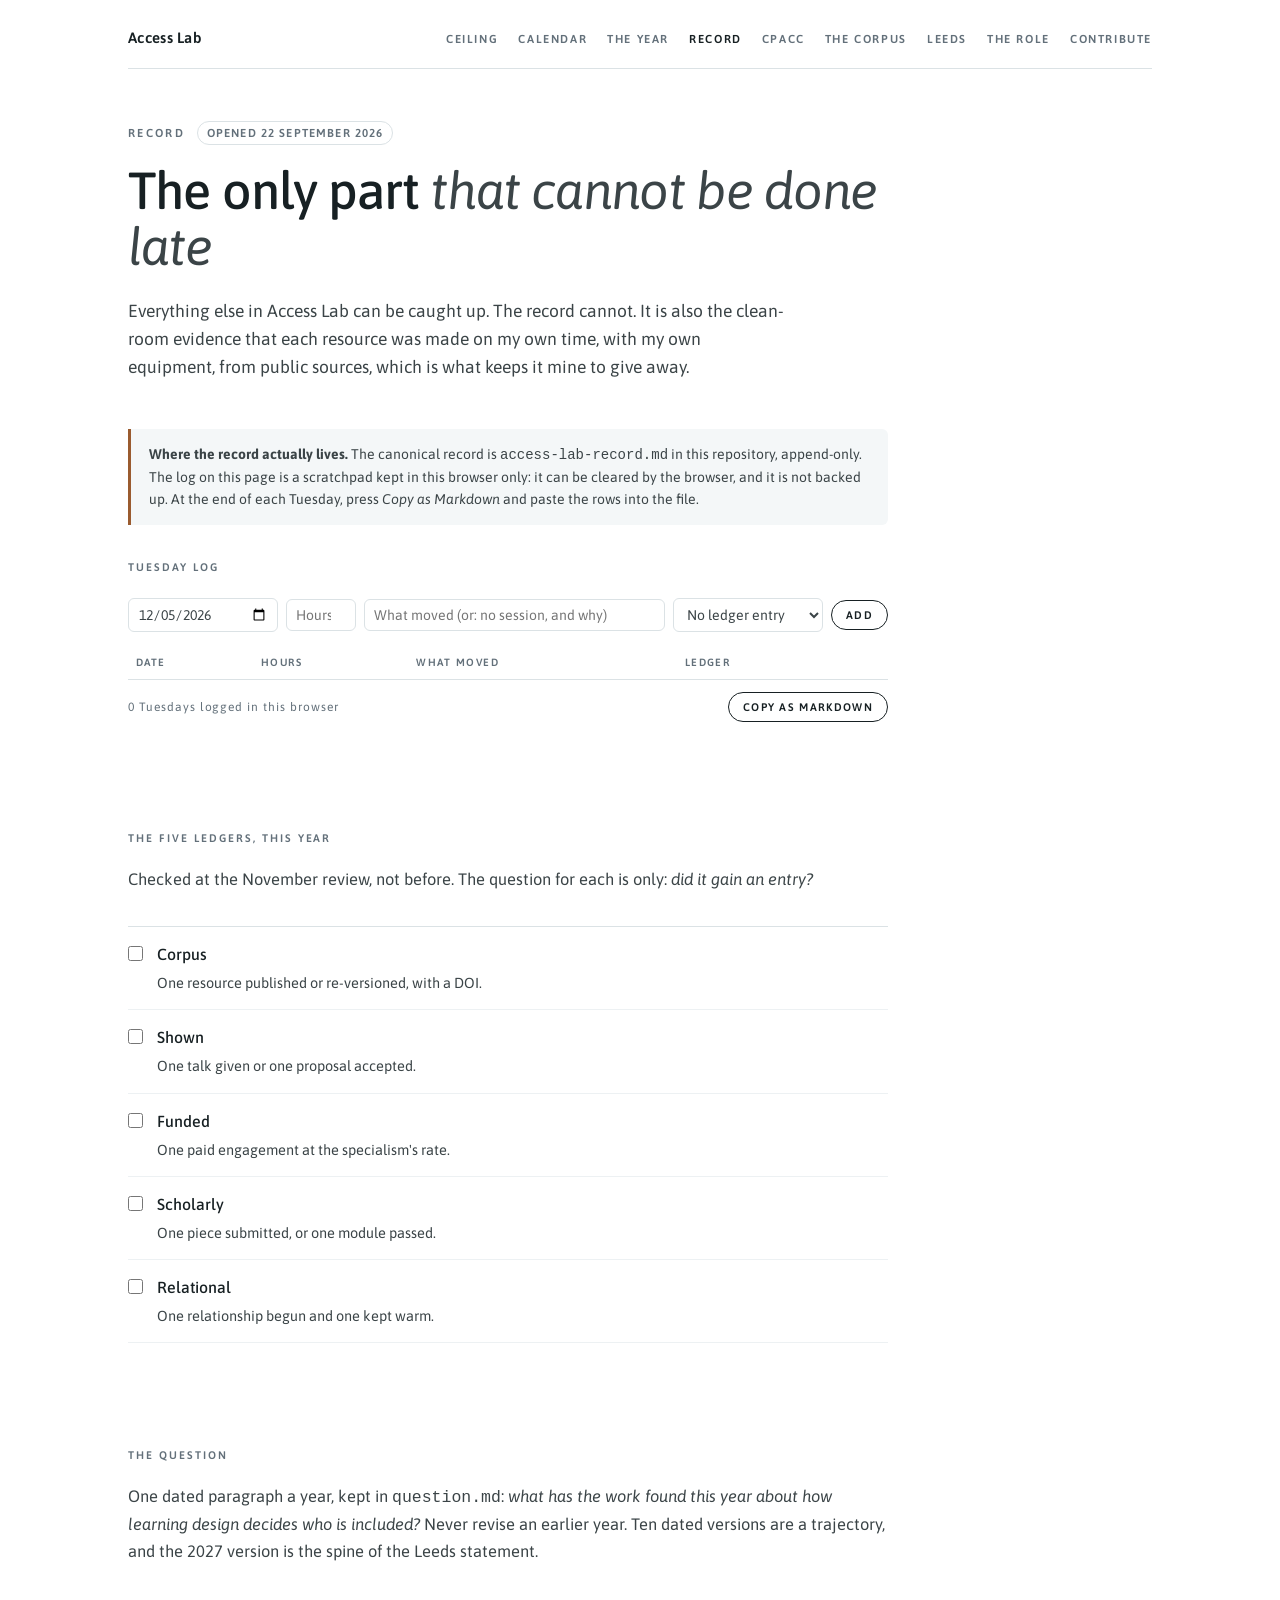
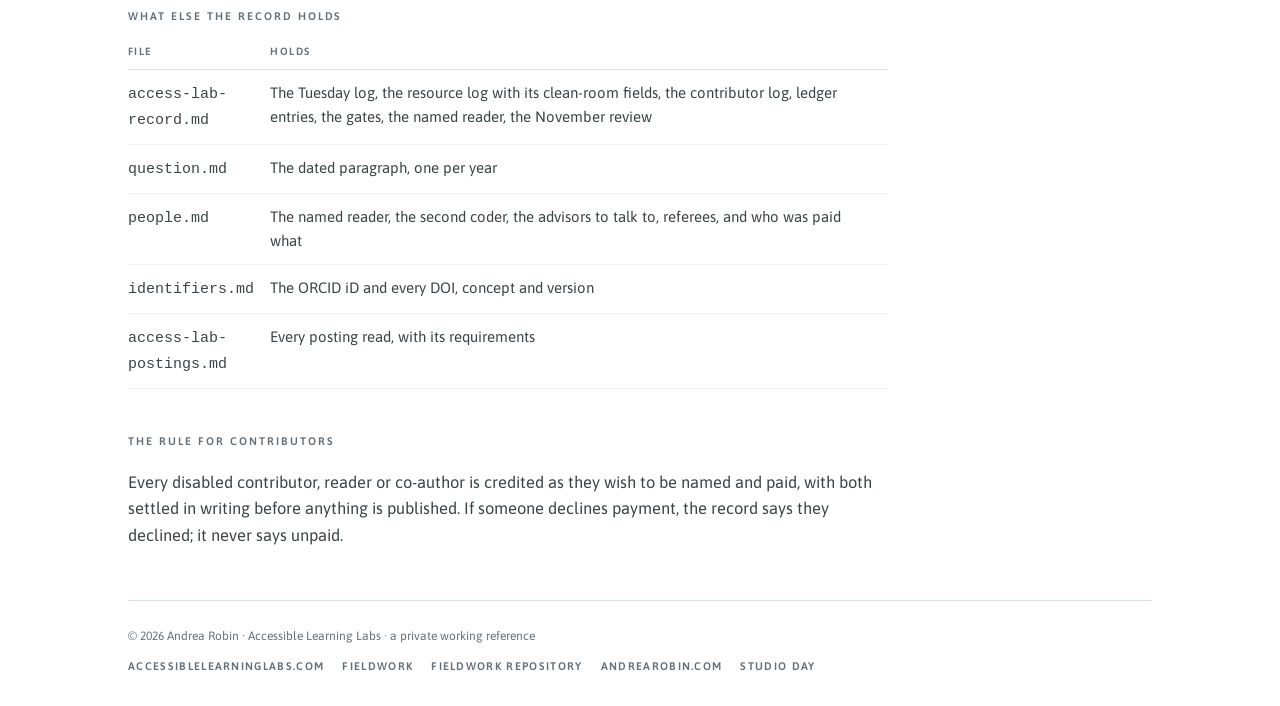
<file: record.html>
<!DOCTYPE html>
<html lang="en-CA">
<head>
<meta charset="utf-8" />
<meta name="viewport" content="width=device-width, initial-scale=1" />
<meta name="robots" content="noindex, nofollow, noai, noimageai" />
<title>Record · Access Lab</title>
<meta name="description" content="The Tuesday log, the ledger check and the question: the part of Access Lab that cannot be reconstructed later." />
<link rel="preconnect" href="https://fonts.googleapis.com" />
<link rel="preconnect" href="https://fonts.gstatic.com" crossorigin />
<link href="https://fonts.googleapis.com/css2?family=Asap:ital,wght@0,400;0,500;0,600;1,400&display=swap" rel="stylesheet" />
<link rel="stylesheet" href="style.css" />
</head>
<body>
  <a class="skip" href="#main">Skip to content</a>
  <div class="wrap">

    <nav class="topbar" aria-label="Access Lab">
      <a class="mark" href="index.html">Access&nbsp;Lab</a>
      <div class="navlinks">
        <a href="ceiling.html">Ceiling</a>
        <a href="calendar.html">Calendar</a>
        <a href="year.html">The Year</a>
        <a href="record.html" aria-current="page">Record</a>
        <a href="cpacc.html">CPACC</a>
        <a href="corpus.html">The Corpus</a>
        <a href="leeds.html">Leeds</a>
        <a href="role.html">The Role</a>
        <a href="contribute.html">Contribute</a>
      </div>
    </nav>

    <main id="main">
    <header class="hero">
      <p class="eyebrow"><span>Record</span><span class="status">Opened 22 September 2026</span></p>
      <h1>The only part <em>that cannot be done late</em></h1>
      <p class="lede">Everything else in Access Lab can be caught up. The record cannot. It is also the clean-room evidence that each resource was made on my own time, with my own equipment, from public sources, which is what keeps it mine to give away.</p>
    </header>

    <p class="privacy"><strong>Where the record actually lives.</strong> The canonical record is <code>access-lab-record.md</code> in this repository, append-only. The log on this page is a scratchpad kept in this browser only: it can be cleared by the browser, and it is not backed up. At the end of each Tuesday, press <em>Copy as Markdown</em> and paste the rows into the file.</p>

    <section class="log" aria-label="Tuesday log">
      <p class="cards-head" style="margin-top:34px">Tuesday log</p>
      <form class="log-add tl" id="log-form">
        <label class="sr-only" for="l-date">Date</label>
        <input id="l-date" type="date" required />
        <label class="sr-only" for="l-hours">Hours</label>
        <input id="l-hours" type="number" min="0" max="12" step="0.5" placeholder="Hours" />
        <label class="sr-only" for="l-what">What moved</label>
        <input id="l-what" type="text" placeholder="What moved (or: no session, and why)" required />
        <label class="sr-only" for="l-ledger">Ledger entry</label>
        <select id="l-ledger"><option value="">No ledger entry</option><option>Corpus</option><option>Shown</option><option>Funded</option><option>Scholarly</option><option>Relational</option></select>
        <button class="btn" type="submit">Add</button>
      </form>
      <table class="log-table">
        <thead><tr><th scope="col">Date</th><th scope="col">Hours</th><th scope="col">What moved</th><th scope="col">Ledger</th><th scope="col"><span class="sr-only">Remove</span></th></tr></thead>
        <tbody id="log-body"></tbody>
      </table>
      <div class="log-foot"><span id="log-count"></span><button class="btn" type="button" id="log-export">Copy as Markdown</button></div>
      <label class="sr-only" for="export-out">Markdown rows</label>
      <textarea class="export" id="export-out" readonly hidden></textarea>
    </section>

    <section class="essay">
      <h2>The five ledgers, this year</h2>
      <p>Checked at the November review, not before. The question for each is only: <em>did it gain an entry?</em></p>
    </section>
    <div class="check" id="ledger-check" style="margin-bottom:40px">
      <label><input type="checkbox" data-k="corpus"><span><span class="t">Corpus</span><span class="d">One resource published or re-versioned, with a DOI.</span></span></label>
      <label><input type="checkbox" data-k="shown"><span><span class="t">Shown</span><span class="d">One talk given or one proposal accepted.</span></span></label>
      <label><input type="checkbox" data-k="funded"><span><span class="t">Funded</span><span class="d">One paid engagement at the specialism's rate.</span></span></label>
      <label><input type="checkbox" data-k="scholarly"><span><span class="t">Scholarly</span><span class="d">One piece submitted, or one module passed.</span></span></label>
      <label><input type="checkbox" data-k="relational"><span><span class="t">Relational</span><span class="d">One relationship begun and one kept warm.</span></span></label>
    </div>

    <section class="essay">
      <h2>The question</h2>
      <p>One dated paragraph a year, kept in <code>question.md</code>: <em>what has the work found this year about how learning design decides who is included?</em> Never revise an earlier year. Ten dated versions are a trajectory, and the 2027 version is the spine of the Leeds statement.</p>

      <h2>What else the record holds</h2>
      <table>
        <thead><tr><th>File</th><th>Holds</th></tr></thead>
        <tbody>
          <tr><td><code>access-lab-record.md</code></td><td>The Tuesday log, the resource log with its clean-room fields, the contributor log, ledger entries, the gates, the named reader, the November review</td></tr>
          <tr><td><code>question.md</code></td><td>The dated paragraph, one per year</td></tr>
          <tr><td><code>people.md</code></td><td>The named reader, the second coder, the advisors to talk to, referees, and who was paid what</td></tr>
          <tr><td><code>identifiers.md</code></td><td>The ORCID iD and every DOI, concept and version</td></tr>
          <tr><td><code>access-lab-postings.md</code></td><td>Every posting read, with its requirements</td></tr>
        </tbody>
      </table>
      <h2>The rule for contributors</h2>
      <p>Every disabled contributor, reader or co-author is credited as they wish to be named and paid, with both settled in writing before anything is published. If someone declines payment, the record says they declined; it never says unpaid.</p>
    </section>

    </main>

    <footer>
      <span class="copy">© 2026 Andrea Robin · Accessible Learning Labs · a private working reference</span>
      <div class="fnav">
        <a href="https://www.accessiblelearninglabs.com/" target="_blank" rel="noopener">accessiblelearninglabs.com</a>
        <a href="https://accessiblelearninglabs.substack.com/" target="_blank" rel="noopener">Fieldwork</a>
        <a href="https://github.com/amr0bin/fieldwork" target="_blank" rel="noopener">Fieldwork repository</a>
        <a href="https://www.andrearobin.com/" target="_blank" rel="noopener">andrearobin.com</a>
        <a href="https://amr0bin.github.io/studio-day/" target="_blank" rel="noopener">Studio Day</a>
      </div>
    </footer>

  </div>

<script>
(function(){
  var KEY="access-log", rows=[];
  try{ rows=JSON.parse(localStorage.getItem(KEY)||"[]"); }catch(e){ rows=[]; }
  function save(){ try{ localStorage.setItem(KEY, JSON.stringify(rows)); }catch(e){} }
  var body=document.getElementById("log-body"), count=document.getElementById("log-count");
  function esc(s){ return String(s==null?"":s).replace(/[&<>"]/g,function(c){return {"&":"&amp;","<":"&lt;",">":"&gt;","\"":"&quot;"}[c];}); }
  function render(){
    rows.sort(function(a,b){ return a.date<b.date?1:-1; });
    body.innerHTML = rows.map(function(r,i){ return '<tr><td>'+esc(r.date)+'</td><td>'+esc(r.hours)+'</td><td>'+esc(r.what)+'</td><td>'+esc(r.ledger||"—")+'</td><td><button class="log-del" type="button" data-i="'+i+'" aria-label="Remove the entry for '+esc(r.date)+'">×</button></td></tr>'; }).join("");
    count.textContent = rows.length + (rows.length===1?" Tuesday":" Tuesdays") + " logged in this browser";
  }
  var d=document.getElementById("l-date"); var now=new Date(); d.value=now.getFullYear()+"-"+("0"+(now.getMonth()+1)).slice(-2)+"-"+("0"+now.getDate()).slice(-2);
  document.getElementById("log-form").addEventListener("submit",function(ev){
    ev.preventDefault();
    rows.push({date:d.value, hours:document.getElementById("l-hours").value, what:document.getElementById("l-what").value.trim(), ledger:document.getElementById("l-ledger").value});
    save(); render(); document.getElementById("l-what").value=""; document.getElementById("l-hours").value=""; document.getElementById("l-ledger").value="";
  });
  body.addEventListener("click",function(ev){ var b=ev.target.closest(".log-del"); if(!b)return; rows.splice(+b.dataset.i,1); save(); render(); });
  document.getElementById("log-export").addEventListener("click",function(){
    var out=document.getElementById("export-out");
    var md=rows.slice().sort(function(a,b){return a.date<b.date?-1:1;}).map(function(r){ return "| "+r.date+" | "+(r.hours||"")+" | | "+String(r.what).replace(/\|/g,"/")+" | "+(r.ledger||"")+" | |"; }).join("\n");
    out.hidden=false; out.value=md; out.focus(); out.select();
    try{ navigator.clipboard.writeText(md); }catch(e){}
  });
  render();

  var boxes=document.querySelectorAll("#ledger-check input"), store={};
  try{ store=JSON.parse(localStorage.getItem("access-ledgers-"+now.getFullYear())||"{}"); }catch(e){}
  Array.prototype.forEach.call(boxes,function(b){ b.checked=!!store[b.dataset.k]; b.addEventListener("change",function(){ store[b.dataset.k]=b.checked; try{ localStorage.setItem("access-ledgers-"+now.getFullYear(),JSON.stringify(store)); }catch(e){} }); });
})();
</script>
</body>
</html>
</file>
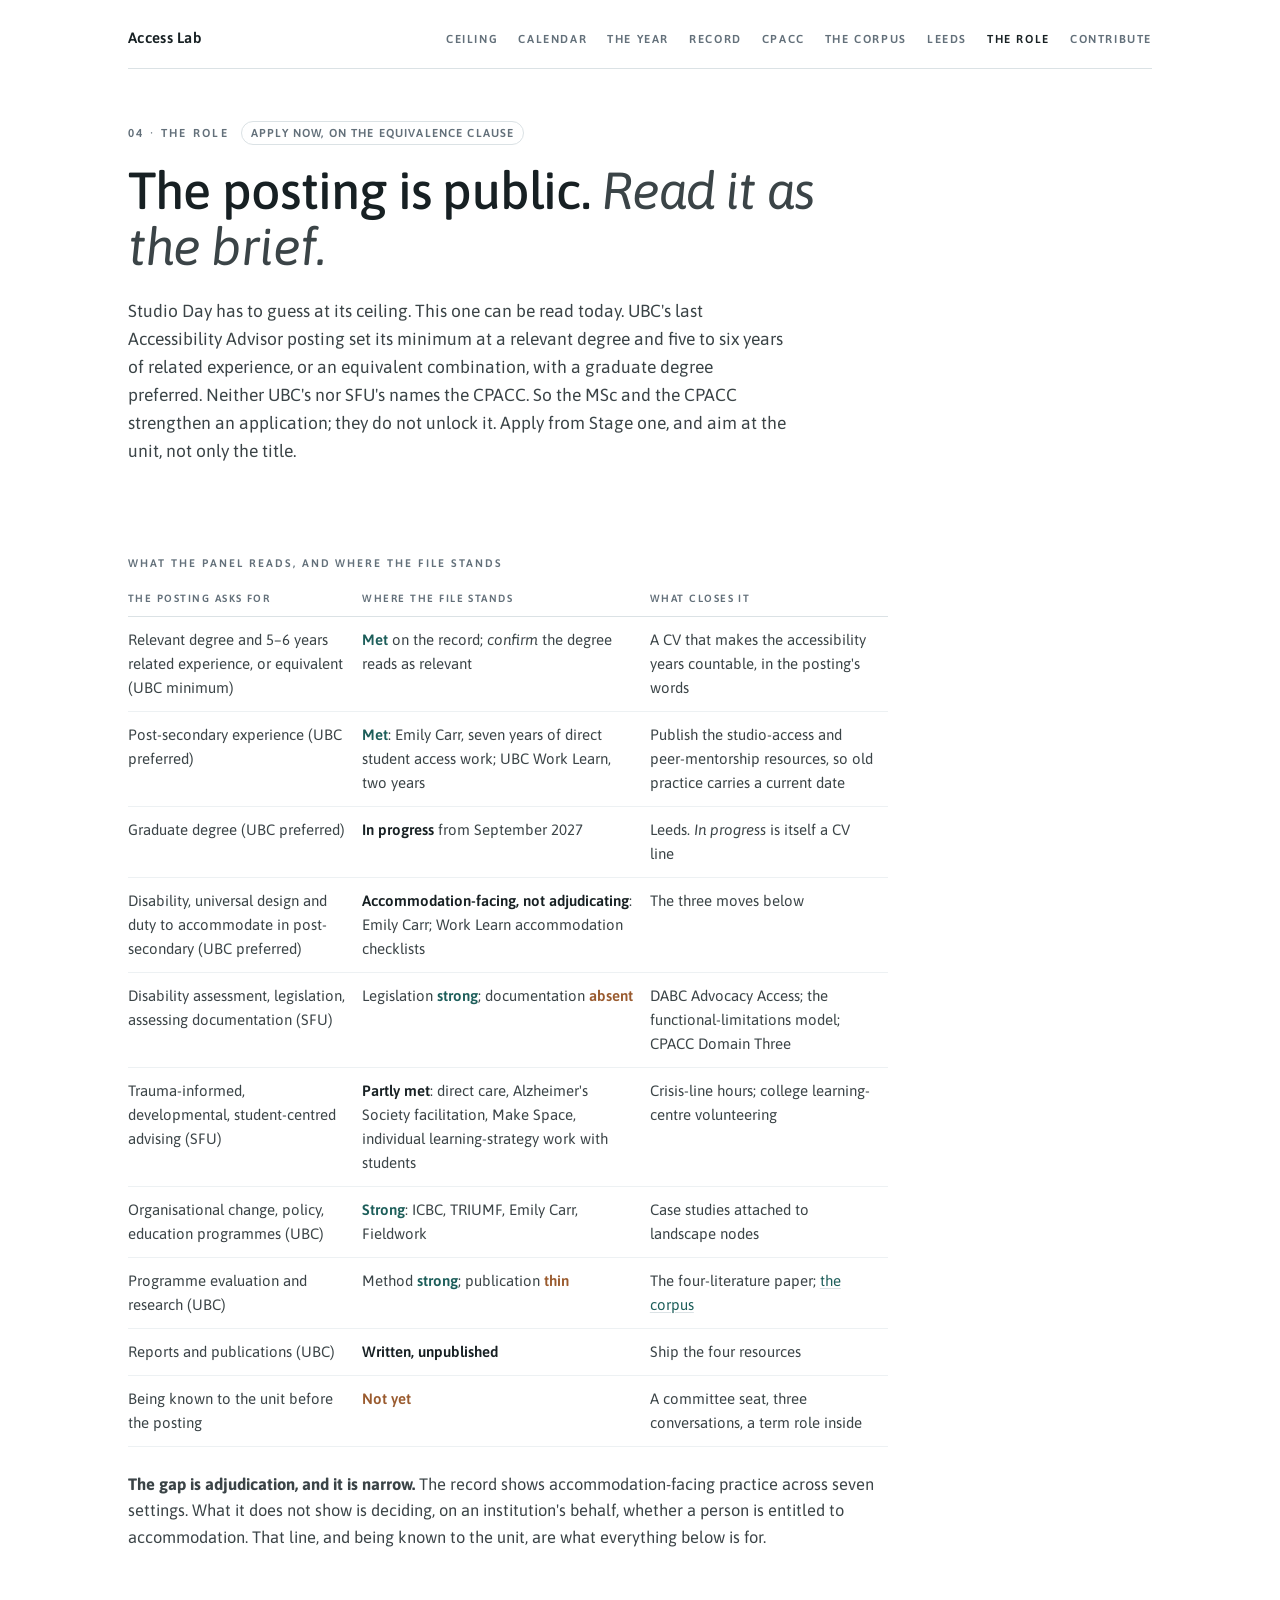
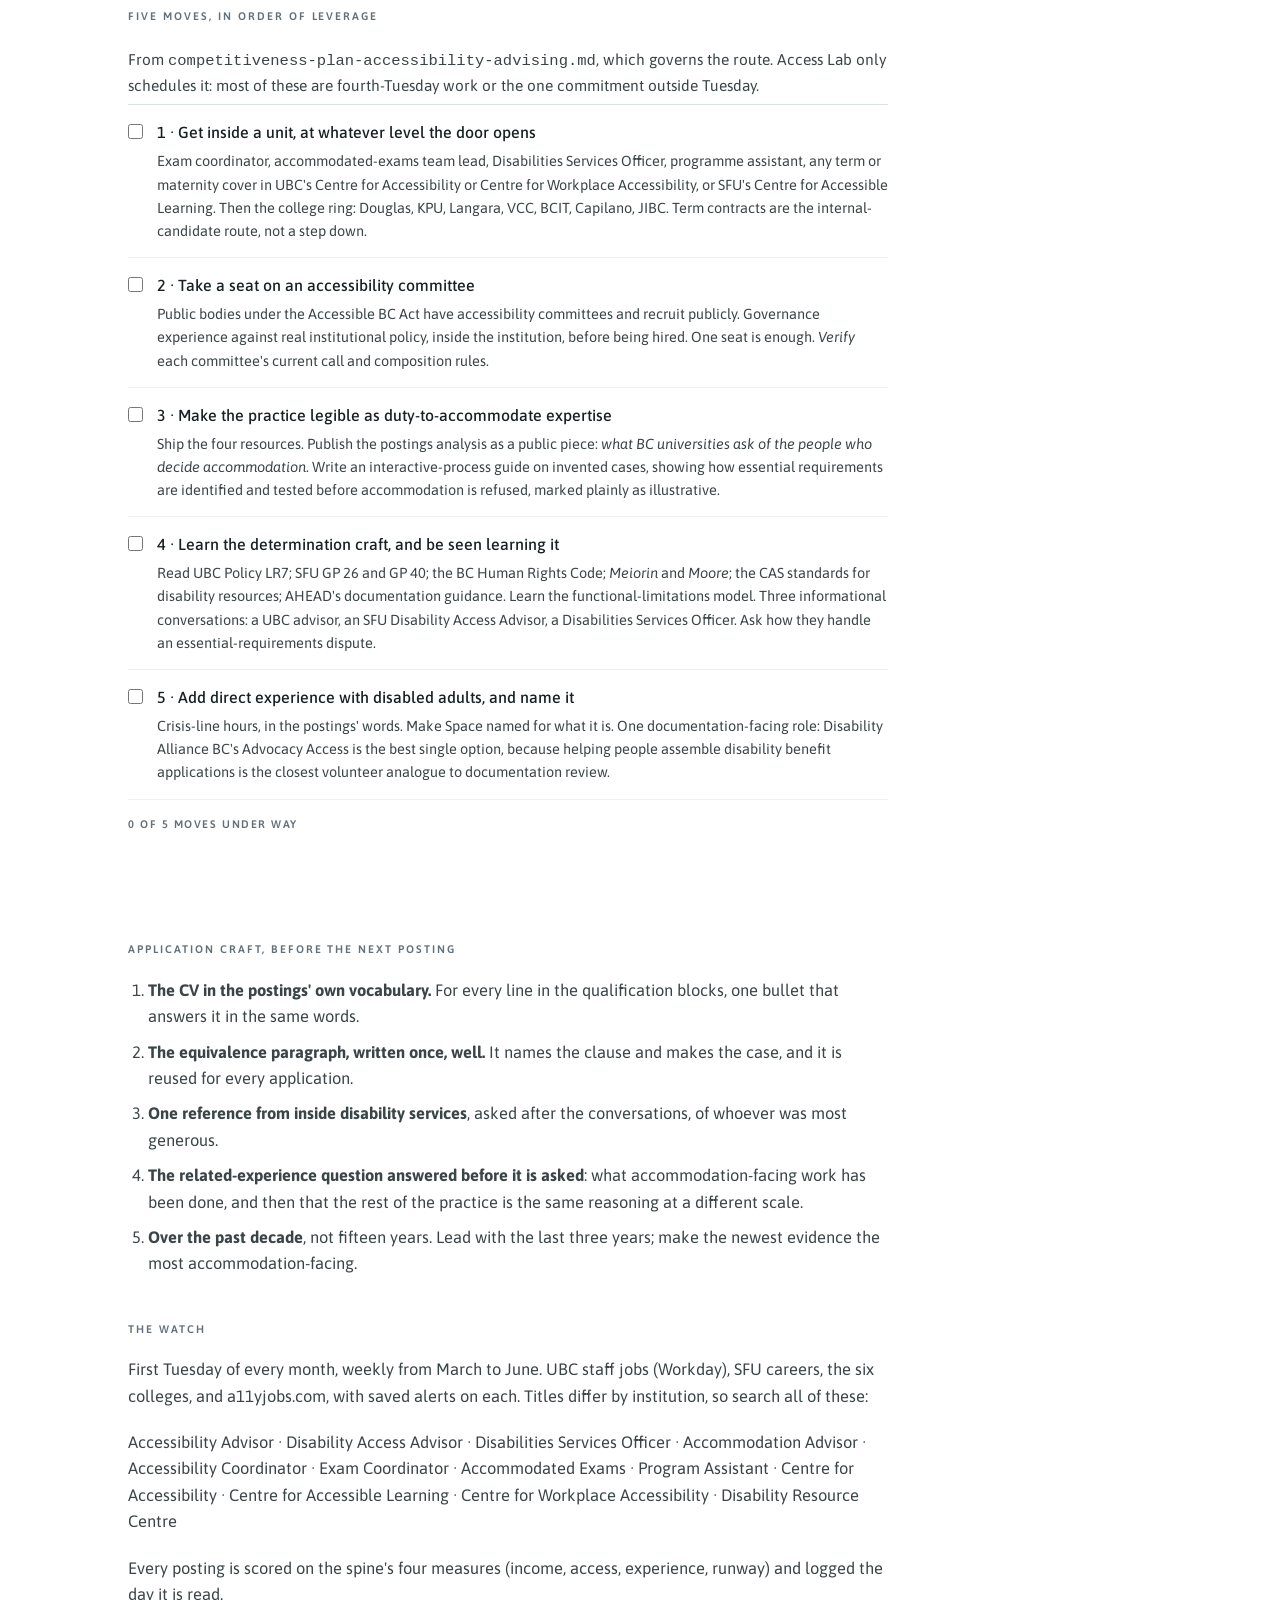
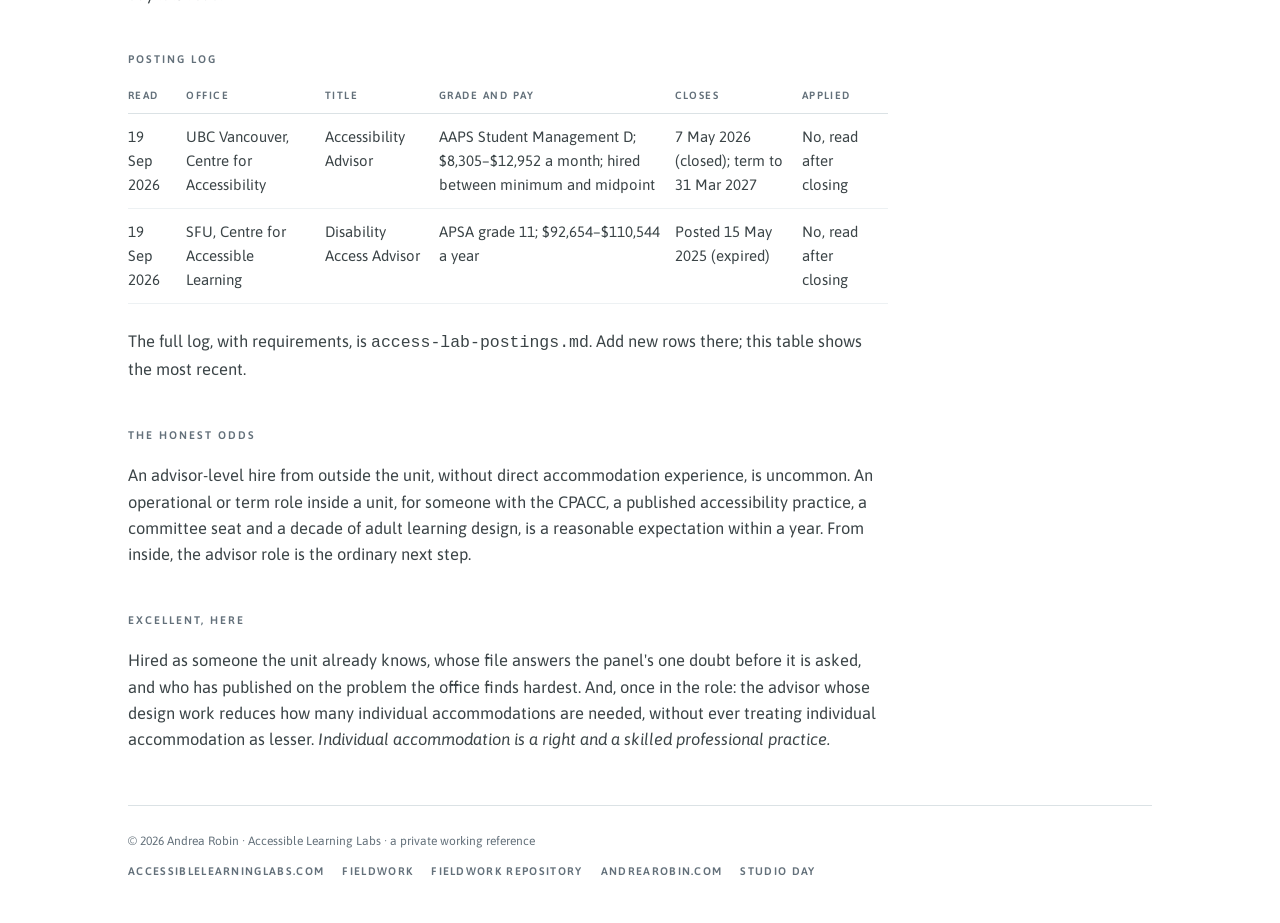
<file: role.html>
<!DOCTYPE html>
<html lang="en-CA">
<head>
<meta charset="utf-8" />
<meta name="viewport" content="width=device-width, initial-scale=1" />
<meta name="robots" content="noindex, nofollow, noai, noimageai" />
<title>The Role · Access Lab</title>
<meta name="description" content="The Accessibility Advisor posting read line by line, the adjudication gap, the watch and the posting log." />
<link rel="preconnect" href="https://fonts.googleapis.com" />
<link rel="preconnect" href="https://fonts.gstatic.com" crossorigin />
<link href="https://fonts.googleapis.com/css2?family=Asap:ital,wght@0,400;0,500;0,600;1,400&display=swap" rel="stylesheet" />
<link rel="stylesheet" href="style.css" />
</head>
<body>
  <a class="skip" href="#main">Skip to content</a>
  <div class="wrap">

    <nav class="topbar" aria-label="Access Lab">
      <a class="mark" href="index.html">Access&nbsp;Lab</a>
      <div class="navlinks">
        <a href="ceiling.html">Ceiling</a>
        <a href="calendar.html">Calendar</a>
        <a href="year.html">The Year</a>
        <a href="record.html">Record</a>
        <a href="cpacc.html">CPACC</a>
        <a href="corpus.html">The Corpus</a>
        <a href="leeds.html">Leeds</a>
        <a href="role.html" aria-current="page">The Role</a>
        <a href="contribute.html">Contribute</a>
      </div>
    </nav>

    <main id="main">
    <header class="hero">
      <p class="eyebrow"><span>04 · The Role</span><span class="status">Apply now, on the equivalence clause</span></p>
      <h1>The posting is public. <em>Read it as the brief.</em></h1>
      <p class="lede">Studio Day has to guess at its ceiling. This one can be read today. UBC's last Accessibility Advisor posting set its minimum at a relevant degree and five to six years of related experience, or an equivalent combination, with a graduate degree preferred. Neither UBC's nor SFU's names the CPACC. So the MSc and the CPACC strengthen an application; they do not unlock it. Apply from Stage one, and aim at the unit, not only the title.</p>
    </header>

    <section class="essay">
      <h2>What the panel reads, and where the file stands</h2>
      <table>
        <thead><tr><th>The posting asks for</th><th>Where the file stands</th><th>What closes it</th></tr></thead>
        <tbody>
          <tr><td>Relevant degree and 5–6 years related experience, or equivalent (UBC minimum)</td><td><span class="gap-strong">Met</span> on the record; <em>confirm</em> the degree reads as relevant</td><td>A CV that makes the accessibility years countable, in the posting's words</td></tr>
          <tr><td>Post-secondary experience (UBC preferred)</td><td><span class="gap-strong">Met</span>: Emily Carr, seven years of direct student access work; UBC Work Learn, two years</td><td>Publish the studio-access and peer-mentorship resources, so old practice carries a current date</td></tr>
          <tr><td>Graduate degree (UBC preferred)</td><td><span class="gap-part">In progress</span> from September 2027</td><td>Leeds. <em>In progress</em> is itself a CV line</td></tr>
          <tr><td>Disability, universal design and duty to accommodate in post-secondary (UBC preferred)</td><td><span class="gap-part">Accommodation-facing, not adjudicating</span>: Emily Carr; Work Learn accommodation checklists</td><td>The three moves below</td></tr>
          <tr><td>Disability assessment, legislation, assessing documentation (SFU)</td><td>Legislation <span class="gap-strong">strong</span>; documentation <span class="gap-none">absent</span></td><td>DABC Advocacy Access; the functional-limitations model; CPACC Domain Three</td></tr>
          <tr><td>Trauma-informed, developmental, student-centred advising (SFU)</td><td><span class="gap-part">Partly met</span>: direct care, Alzheimer's Society facilitation, Make Space, individual learning-strategy work with students</td><td>Crisis-line hours; college learning-centre volunteering</td></tr>
          <tr><td>Organisational change, policy, education programmes (UBC)</td><td><span class="gap-strong">Strong</span>: ICBC, TRIUMF, Emily Carr, Fieldwork</td><td>Case studies attached to landscape nodes</td></tr>
          <tr><td>Programme evaluation and research (UBC)</td><td>Method <span class="gap-strong">strong</span>; publication <span class="gap-none">thin</span></td><td>The four-literature paper; <a class="inline" href="corpus.html">the corpus</a></td></tr>
          <tr><td>Reports and publications (UBC)</td><td><span class="gap-part">Written, unpublished</span></td><td>Ship the four resources</td></tr>
          <tr><td>Being known to the unit before the posting</td><td><span class="gap-none">Not yet</span></td><td>A committee seat, three conversations, a term role inside</td></tr>
        </tbody>
      </table>
      <p><strong>The gap is adjudication, and it is narrow.</strong> The record shows accommodation-facing practice across seven settings. What it does not show is deciding, on an institution's behalf, whether a person is entitled to accommodation. That line, and being known to the unit, are what everything below is for.</p>
    </section>

    <section class="kit">
      <p class="cards-head">Five moves, in order of leverage</p>
      <p class="kit-lede">From <code>competitiveness-plan-accessibility-advising.md</code>, which governs the route. Access Lab only schedules it: most of these are fourth-Tuesday work or the one commitment outside Tuesday.</p>
      <div class="check" id="moves">
        <label><input type="checkbox" data-k="m1"><span><span class="t">1 · Get inside a unit, at whatever level the door opens</span><span class="d">Exam coordinator, accommodated-exams team lead, Disabilities Services Officer, programme assistant, any term or maternity cover in UBC's Centre for Accessibility or Centre for Workplace Accessibility, or SFU's Centre for Accessible Learning. Then the college ring: Douglas, KPU, Langara, VCC, BCIT, Capilano, JIBC. Term contracts are the internal-candidate route, not a step down.</span></span></label>
        <label><input type="checkbox" data-k="m2"><span><span class="t">2 · Take a seat on an accessibility committee</span><span class="d">Public bodies under the Accessible BC Act have accessibility committees and recruit publicly. Governance experience against real institutional policy, inside the institution, before being hired. One seat is enough. <em>Verify</em> each committee's current call and composition rules.</span></span></label>
        <label><input type="checkbox" data-k="m3"><span><span class="t">3 · Make the practice legible as duty-to-accommodate expertise</span><span class="d">Ship the four resources. Publish the postings analysis as a public piece: <em>what BC universities ask of the people who decide accommodation</em>. Write an interactive-process guide on invented cases, showing how essential requirements are identified and tested before accommodation is refused, marked plainly as illustrative.</span></span></label>
        <label><input type="checkbox" data-k="m4"><span><span class="t">4 · Learn the determination craft, and be seen learning it</span><span class="d">Read UBC Policy LR7; SFU GP 26 and GP 40; the BC Human Rights Code; <em>Meiorin</em> and <em>Moore</em>; the CAS standards for disability resources; AHEAD's documentation guidance. Learn the functional-limitations model. Three informational conversations: a UBC advisor, an SFU Disability Access Advisor, a Disabilities Services Officer. Ask how they handle an essential-requirements dispute.</span></span></label>
        <label><input type="checkbox" data-k="m5"><span><span class="t">5 · Add direct experience with disabled adults, and name it</span><span class="d">Crisis-line hours, in the postings' words. Make Space named for what it is. One documentation-facing role: Disability Alliance BC's Advocacy Access is the best single option, because helping people assemble disability benefit applications is the closest volunteer analogue to documentation review.</span></span></label>
      </div>
      <p class="progress" id="moves-progress"></p>
    </section>

    <section class="essay">
      <h2>Application craft, before the next posting</h2>
      <ol>
        <li><strong>The CV in the postings' own vocabulary.</strong> For every line in the qualification blocks, one bullet that answers it in the same words.</li>
        <li><strong>The equivalence paragraph, written once, well.</strong> It names the clause and makes the case, and it is reused for every application.</li>
        <li><strong>One reference from inside disability services</strong>, asked after the conversations, of whoever was most generous.</li>
        <li><strong>The related-experience question answered before it is asked</strong>: what accommodation-facing work has been done, and then that the rest of the practice is the same reasoning at a different scale.</li>
        <li><strong>Over the past decade</strong>, not fifteen years. Lead with the last three years; make the newest evidence the most accommodation-facing.</li>
      </ol>

      <h2>The watch</h2>
      <p>First Tuesday of every month, weekly from March to June. UBC staff jobs (Workday), SFU careers, the six colleges, and a11yjobs.com, with saved alerts on each. Titles differ by institution, so search all of these:</p>
      <p class="aside">Accessibility Advisor · Disability Access Advisor · Disabilities Services Officer · Accommodation Advisor · Accessibility Coordinator · Exam Coordinator · Accommodated Exams · Program Assistant · Centre for Accessibility · Centre for Accessible Learning · Centre for Workplace Accessibility · Disability Resource Centre</p>
      <p>Every posting is scored on the spine's four measures (income, access, experience, runway) and logged the day it is read.</p>

      <h2>Posting log</h2>
      <table>
        <thead><tr><th>Read</th><th>Office</th><th>Title</th><th>Grade and pay</th><th>Closes</th><th>Applied</th></tr></thead>
        <tbody>
          <tr><td>19 Sep 2026</td><td>UBC Vancouver, Centre for Accessibility</td><td>Accessibility Advisor</td><td>AAPS Student Management D; $8,305–$12,952 a month; hired between minimum and midpoint</td><td>7 May 2026 (closed); term to 31 Mar 2027</td><td>No, read after closing</td></tr>
          <tr><td>19 Sep 2026</td><td>SFU, Centre for Accessible Learning</td><td>Disability Access Advisor</td><td>APSA grade 11; $92,654–$110,544 a year</td><td>Posted 15 May 2025 (expired)</td><td>No, read after closing</td></tr>
        </tbody>
      </table>
      <p class="aside">The full log, with requirements, is <code>access-lab-postings.md</code>. Add new rows there; this table shows the most recent.</p>

      <h2>The honest odds</h2>
      <p>An advisor-level hire from outside the unit, without direct accommodation experience, is uncommon. An operational or term role inside a unit, for someone with the CPACC, a published accessibility practice, a committee seat and a decade of adult learning design, is a reasonable expectation within a year. From inside, the advisor role is the ordinary next step.</p>

      <h2>Excellent, here</h2>
      <p>Hired as someone the unit already knows, whose file answers the panel's one doubt before it is asked, and who has published on the problem the office finds hardest. And, once in the role: the advisor whose design work reduces how many individual accommodations are needed, without ever treating individual accommodation as lesser. <em>Individual accommodation is a right and a skilled professional practice.</em></p>
    </section>

    </main>

    <footer>
      <span class="copy">© 2026 Andrea Robin · Accessible Learning Labs · a private working reference</span>
      <div class="fnav">
        <a href="https://www.accessiblelearninglabs.com/" target="_blank" rel="noopener">accessiblelearninglabs.com</a>
        <a href="https://accessiblelearninglabs.substack.com/" target="_blank" rel="noopener">Fieldwork</a>
        <a href="https://github.com/amr0bin/fieldwork" target="_blank" rel="noopener">Fieldwork repository</a>
        <a href="https://www.andrearobin.com/" target="_blank" rel="noopener">andrearobin.com</a>
        <a href="https://amr0bin.github.io/studio-day/" target="_blank" rel="noopener">Studio Day</a>
      </div>
    </footer>

  </div>

<script>
(function(){
  var boxes=document.querySelectorAll("#moves input"), prog=document.getElementById("moves-progress");
  var store={}; try{store=JSON.parse(localStorage.getItem("access-moves")||"{}");}catch(e){}
  function upd(){var n=0;Array.prototype.forEach.call(boxes,function(b){if(b.checked)n++;});prog.textContent=n+" of 5 moves under way";}
  Array.prototype.forEach.call(boxes,function(b){b.checked=!!store[b.dataset.k];b.addEventListener("change",function(){store[b.dataset.k]=b.checked;try{localStorage.setItem("access-moves",JSON.stringify(store));}catch(e){}upd();});});
  upd();
})();
</script>
</body>
</html>
</file>
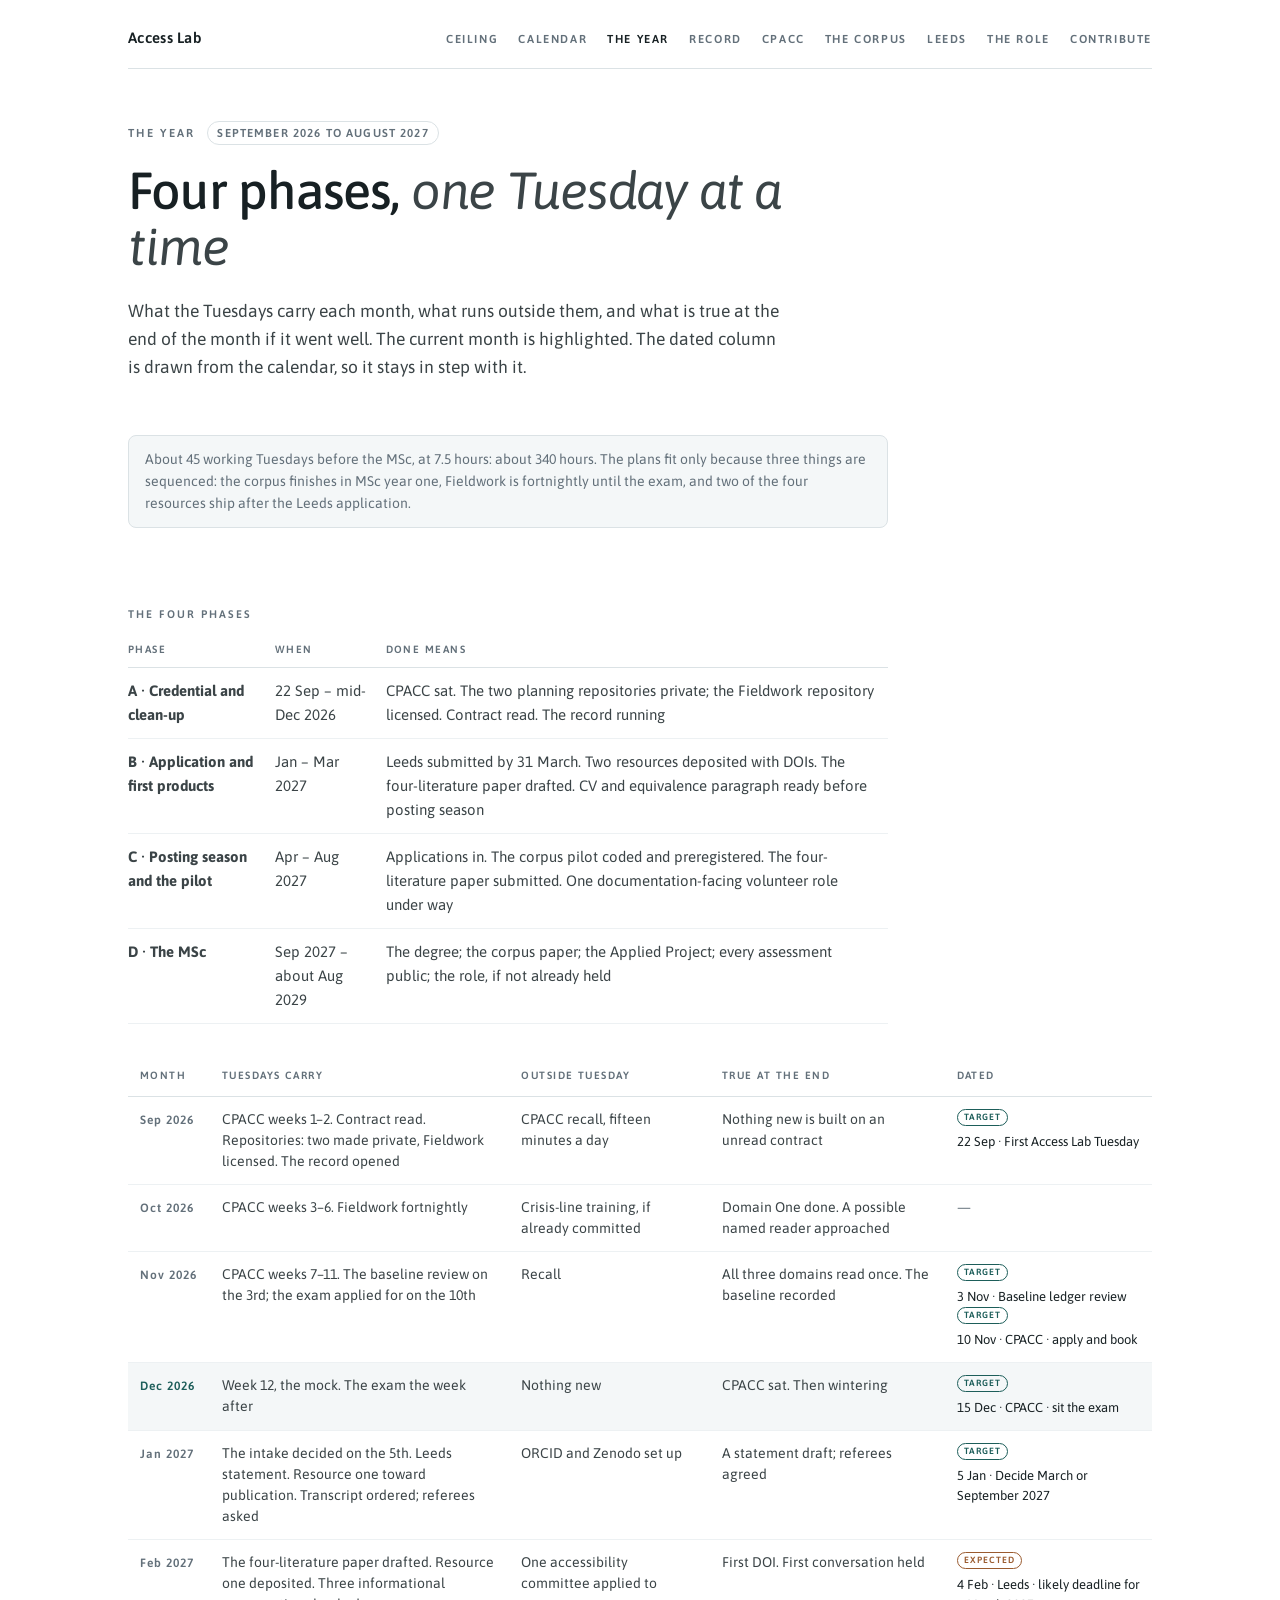
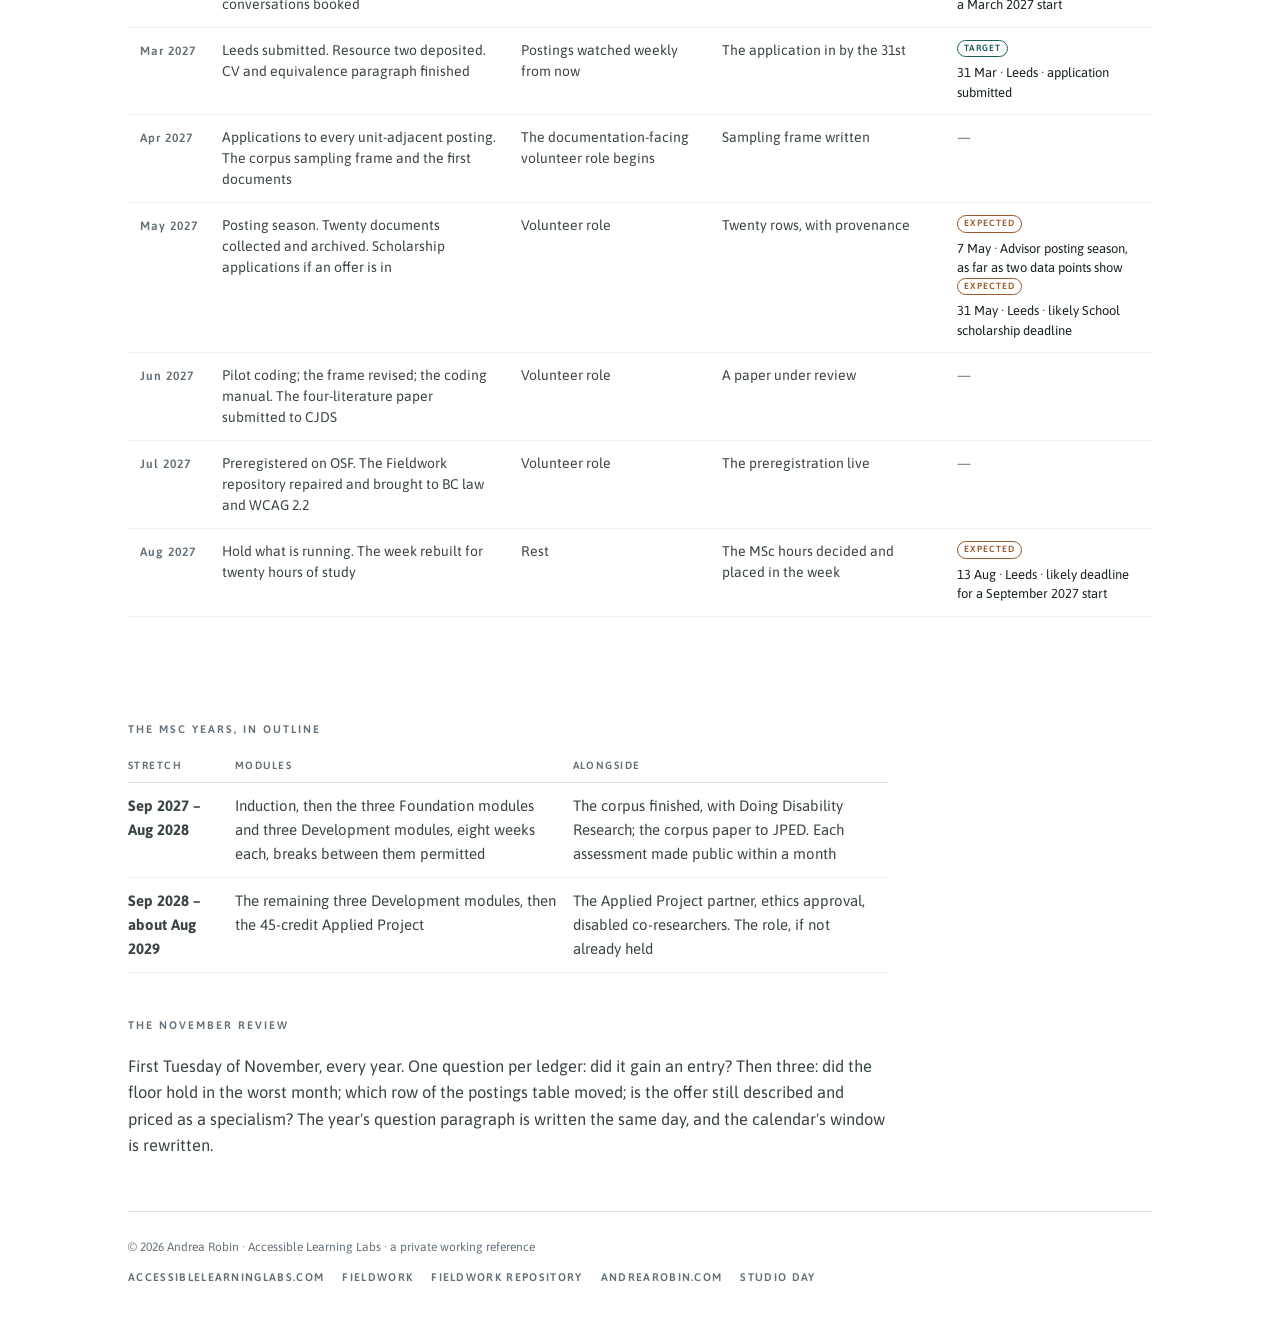
<file: year.html>
<!DOCTYPE html>
<html lang="en-CA">
<head>
<meta charset="utf-8" />
<meta name="viewport" content="width=device-width, initial-scale=1" />
<meta name="robots" content="noindex, nofollow, noai, noimageai" />
<title>The Year · Access Lab</title>
<meta name="description" content="September 2026 to August 2027, month by month, and the MSc years after it." />
<link rel="preconnect" href="https://fonts.googleapis.com" />
<link rel="preconnect" href="https://fonts.gstatic.com" crossorigin />
<link href="https://fonts.googleapis.com/css2?family=Asap:ital,wght@0,400;0,500;0,600;1,400&display=swap" rel="stylesheet" />
<link rel="stylesheet" href="style.css" />
</head>
<body>
  <a class="skip" href="#main">Skip to content</a>
  <div class="wrap">

    <nav class="topbar" aria-label="Access Lab">
      <a class="mark" href="index.html">Access&nbsp;Lab</a>
      <div class="navlinks">
        <a href="ceiling.html">Ceiling</a>
        <a href="calendar.html">Calendar</a>
        <a href="year.html" aria-current="page">The Year</a>
        <a href="record.html">Record</a>
        <a href="cpacc.html">CPACC</a>
        <a href="corpus.html">The Corpus</a>
        <a href="leeds.html">Leeds</a>
        <a href="role.html">The Role</a>
        <a href="contribute.html">Contribute</a>
      </div>
    </nav>

    <main id="main">
    <header class="hero">
      <p class="eyebrow"><span>The Year</span><span class="status">September 2026 to August 2027</span></p>
      <h1>Four phases, <em>one Tuesday at a time</em></h1>
      <p class="lede">What the Tuesdays carry each month, what runs outside them, and what is true at the end of the month if it went well. The current month is highlighted. The dated column is drawn from the calendar, so it stays in step with it.</p>
    </header>

    <p class="cap-rule">About 45 working Tuesdays before the MSc, at 7.5 hours: about 340 hours. The plans fit only because three things are sequenced: the corpus finishes in MSc year one, Fieldwork is fortnightly until the exam, and two of the four resources ship after the Leeds application.</p>

    <section class="essay">
      <h2>The four phases</h2>
      <table>
        <thead><tr><th>Phase</th><th>When</th><th>Done means</th></tr></thead>
        <tbody>
          <tr><td><strong>A · Credential and clean-up</strong></td><td>22 Sep – mid-Dec 2026</td><td>CPACC sat. The two planning repositories private; the Fieldwork repository licensed. Contract read. The record running</td></tr>
          <tr><td><strong>B · Application and first products</strong></td><td>Jan – Mar 2027</td><td>Leeds submitted by 31 March. Two resources deposited with DOIs. The four-literature paper drafted. CV and equivalence paragraph ready before posting season</td></tr>
          <tr><td><strong>C · Posting season and the pilot</strong></td><td>Apr – Aug 2027</td><td>Applications in. The corpus pilot coded and preregistered. The four-literature paper submitted. One documentation-facing volunteer role under way</td></tr>
          <tr><td><strong>D · The MSc</strong></td><td>Sep 2027 – about Aug 2029</td><td>The degree; the corpus paper; the Applied Project; every assessment public; the role, if not already held</td></tr>
        </tbody>
      </table>
    </section>

    <div class="lanes-wrap">
      <table class="lanes" id="lanes">
        <thead><tr><th scope="col">Month</th><th scope="col">Tuesdays carry</th><th scope="col">Outside Tuesday</th><th scope="col">True at the end</th><th scope="col">Dated</th></tr></thead>
        <tbody>
          <tr data-m="2026-09"><th scope="row">Sep 2026</th><td>CPACC weeks 1–2. Contract read. Repositories: two made private, Fieldwork licensed. The record opened</td><td>CPACC recall, fifteen minutes a day</td><td>Nothing new is built on an unread contract</td><td class="dated"></td></tr>
          <tr data-m="2026-10"><th scope="row">Oct 2026</th><td>CPACC weeks 3–6. Fieldwork fortnightly</td><td>Crisis-line training, if already committed</td><td>Domain One done. A possible named reader approached</td><td class="dated"></td></tr>
          <tr data-m="2026-11"><th scope="row">Nov 2026</th><td>CPACC weeks 7–11. The baseline review on the 3rd; the exam applied for on the 10th</td><td>Recall</td><td>All three domains read once. The baseline recorded</td><td class="dated"></td></tr>
          <tr data-m="2026-12"><th scope="row">Dec 2026</th><td>Week 12, the mock. The exam the week after</td><td>Nothing new</td><td>CPACC sat. Then wintering</td><td class="dated"></td></tr>
          <tr data-m="2027-01"><th scope="row">Jan 2027</th><td>The intake decided on the 5th. Leeds statement. Resource one toward publication. Transcript ordered; referees asked</td><td>ORCID and Zenodo set up</td><td>A statement draft; referees agreed</td><td class="dated"></td></tr>
          <tr data-m="2027-02"><th scope="row">Feb 2027</th><td>The four-literature paper drafted. Resource one deposited. Three informational conversations booked</td><td>One accessibility committee applied to</td><td>First DOI. First conversation held</td><td class="dated"></td></tr>
          <tr data-m="2027-03"><th scope="row">Mar 2027</th><td>Leeds submitted. Resource two deposited. CV and equivalence paragraph finished</td><td>Postings watched weekly from now</td><td>The application in by the 31st</td><td class="dated"></td></tr>
          <tr data-m="2027-04"><th scope="row">Apr 2027</th><td>Applications to every unit-adjacent posting. The corpus sampling frame and the first documents</td><td>The documentation-facing volunteer role begins</td><td>Sampling frame written</td><td class="dated"></td></tr>
          <tr data-m="2027-05"><th scope="row">May 2027</th><td>Posting season. Twenty documents collected and archived. Scholarship applications if an offer is in</td><td>Volunteer role</td><td>Twenty rows, with provenance</td><td class="dated"></td></tr>
          <tr data-m="2027-06"><th scope="row">Jun 2027</th><td>Pilot coding; the frame revised; the coding manual. The four-literature paper submitted to CJDS</td><td>Volunteer role</td><td>A paper under review</td><td class="dated"></td></tr>
          <tr data-m="2027-07"><th scope="row">Jul 2027</th><td>Preregistered on OSF. The Fieldwork repository repaired and brought to BC law and WCAG 2.2</td><td>Volunteer role</td><td>The preregistration live</td><td class="dated"></td></tr>
          <tr data-m="2027-08"><th scope="row">Aug 2027</th><td>Hold what is running. The week rebuilt for twenty hours of study</td><td>Rest</td><td>The MSc hours decided and placed in the week</td><td class="dated"></td></tr>
        </tbody>
      </table>
    </div>

    <section class="essay">
      <h2>The MSc years, in outline</h2>
      <table>
        <thead><tr><th>Stretch</th><th>Modules</th><th>Alongside</th></tr></thead>
        <tbody>
          <tr><td><strong>Sep 2027 – Aug 2028</strong></td><td>Induction, then the three Foundation modules and three Development modules, eight weeks each, breaks between them permitted</td><td>The corpus finished, with Doing Disability Research; the corpus paper to JPED. Each assessment made public within a month</td></tr>
          <tr><td><strong>Sep 2028 – about Aug 2029</strong></td><td>The remaining three Development modules, then the 45-credit Applied Project</td><td>The Applied Project partner, ethics approval, disabled co-researchers. The role, if not already held</td></tr>
        </tbody>
      </table>
      <h2>The November review</h2>
      <p>First Tuesday of November, every year. One question per ledger: did it gain an entry? Then three: did the floor hold in the worst month; which row of the postings table moved; is the offer still described and priced as a specialism? The year's question paragraph is written the same day, and the calendar's window is rewritten.</p>
    </section>

    </main>

    <footer>
      <span class="copy">© 2026 Andrea Robin · Accessible Learning Labs · a private working reference</span>
      <div class="fnav">
        <a href="https://www.accessiblelearninglabs.com/" target="_blank" rel="noopener">accessiblelearninglabs.com</a>
        <a href="https://accessiblelearninglabs.substack.com/" target="_blank" rel="noopener">Fieldwork</a>
        <a href="https://github.com/amr0bin/fieldwork" target="_blank" rel="noopener">Fieldwork repository</a>
        <a href="https://www.andrearobin.com/" target="_blank" rel="noopener">andrearobin.com</a>
        <a href="https://amr0bin.github.io/studio-day/" target="_blank" rel="noopener">Studio Day</a>
      </div>
    </footer>

  </div>

<script src="calendar-data.js"></script>
<script>
(function(){
  var now=new Date(), ym=now.getFullYear()+"-"+("0"+(now.getMonth()+1)).slice(-2);
  var months=["Jan","Feb","Mar","Apr","May","Jun","Jul","Aug","Sep","Oct","Nov","Dec"];
  var data=window.ACCESS_CALENDAR||[];
  Array.prototype.forEach.call(document.querySelectorAll("#lanes tbody tr"),function(tr){
    var m=tr.getAttribute("data-m"); if(m===ym) tr.classList.add("now");
    var cell=tr.querySelector(".dated");
    var hits=data.filter(function(e){return e.date.slice(0,7)===m;}).sort(function(a,b){return a.date<b.date?-1:1;});
    if(!hits.length){ cell.innerHTML='<span class="none">—</span>'; return; }
    cell.innerHTML=hits.map(function(e){ var fc=e.status==="expected"?" exp":(e.status==="target"?" tgt":""); return '<span class="flag'+fc+'">'+e.status+'</span><a href="calendar.html#'+e.id+'">'+parseInt(e.date.slice(8),10)+' '+months[parseInt(e.date.slice(5,7),10)-1]+' · '+e.name+'</a>'; }).join('');
  });
})();
</script>
</body>
</html>
</file>
<file: style.css>
/* Access Lab — shared stylesheet
   Accessible Learning Labs. Built on the Studio Day stylesheet so the two
   systems read as one practice. */

:root{
  /* Access Lab tokens. Same system as Studio Day, a cooler ink: slate for
     text, a deep teal for links and focus, a clay accent for anything
     projected rather than confirmed. Background is white.
     Every text colour clears 4.5:1 on both paper and panel. */
  --paper:#ffffff;
  --ink:#3b4447;          /* slate, body text          10.0:1 */
  --ink-strong:#172023;   /* headings                  16.6:1 */
  --stone:#63707a;        /* captions, labels           5.1:1 */
  --hair:#dbe2e5;         /* rules                             */
  --hair-soft:#edf1f3;    /* lighter rules                     */
  --panel:#f4f7f8;        /* cool off-white                    */
  --accent:#1d5e5a;       /* deep teal                  7.5:1 */
  --accent-warm:#9a5b2f;  /* clay                       5.4:1 */
  --maxw:1080px; --ease:cubic-bezier(.22,.61,.36,1);
}
*{box-sizing:border-box;} html,body{margin:0;padding:0;}
body{font-family:"Asap",system-ui,-apple-system,"Segoe UI",sans-serif;color:var(--ink);
  background:var(--paper);-webkit-font-smoothing:antialiased;line-height:1.6;}
.wrap{max-width:var(--maxw);margin:0 auto;padding:0 28px;}
a{color:inherit;}
img{max-width:100%;}

/* ── TOP NAV ── */
.topbar{display:flex;align-items:baseline;justify-content:space-between;gap:16px 28px;flex-wrap:wrap;
  padding:26px 0 18px;border-bottom:1px solid var(--hair);}
.mark{font-weight:600;font-size:15px;letter-spacing:.02em;color:var(--ink-strong);text-decoration:none;}
.navlinks{display:flex;flex-wrap:wrap;gap:20px;}
.navlinks a{font-size:11.5px;letter-spacing:.14em;text-transform:uppercase;color:var(--stone);
  font-weight:600;text-decoration:none;transition:color .2s var(--ease);}
.navlinks a:hover{color:var(--ink);}
.navlinks a[aria-current="page"]{color:var(--ink-strong);}

/* ── HERO ── */
.hero{padding:52px 0 26px;max-width:760px;}
.eyebrow{display:flex;align-items:center;gap:12px;font-size:11.5px;letter-spacing:.2em;
  text-transform:uppercase;color:var(--stone);font-weight:600;margin:0 0 18px;flex-wrap:wrap;}
.status{border:1px solid var(--hair);border-radius:100px;padding:2px 9px;letter-spacing:.1em;}
h1{font-weight:500;font-size:clamp(32px,4.8vw,52px);line-height:1.07;letter-spacing:-.015em;
  color:var(--ink-strong);margin:0 0 22px;}
h1 em{font-style:italic;font-weight:400;color:var(--ink);}
.lede{font-size:17.5px;max-width:660px;margin:0;color:var(--ink);}

/* ── ESSAY ── */
.essay{max-width:760px;padding:20px 0 8px;}
.essay h2{font-size:11px;letter-spacing:.18em;text-transform:uppercase;color:var(--stone);
  font-weight:600;margin:44px 0 18px;}
.essay p{font-size:16.5px;margin:0 0 20px;color:var(--ink);}
.essay ul,.essay ol{font-size:16.5px;margin:0 0 20px;padding-left:20px;}
.essay li{margin:0 0 9px;}
.essay a.inline{color:var(--accent);text-decoration:underline;text-decoration-color:var(--hair);
  text-underline-offset:2px;transition:text-decoration-color .2s var(--ease);}
.essay a.inline:hover{text-decoration-color:var(--accent);}
.essay em{font-style:italic;}
.essay table{width:100%;border-collapse:collapse;margin:0 0 24px;font-size:15px;}
.essay th{text-align:left;font-size:10.5px;letter-spacing:.14em;text-transform:uppercase;
  color:var(--stone);font-weight:600;padding:0 14px 9px 0;border-bottom:1px solid var(--hair);}
.essay td{padding:11px 14px 11px 0;border-bottom:1px solid var(--hair-soft);vertical-align:top;}

/* ── FIGURES ── */
figure{margin:40px 0;}
.fig-side{display:grid;grid-template-columns:1fr 220px;gap:26px;align-items:start;}
.fig-side.left{grid-template-columns:220px 1fr;}
.fig-side img{display:block;width:100%;height:auto;border-radius:6px;}
figcaption{font-size:12px;line-height:1.55;color:var(--stone);}
.ph{display:flex;align-items:center;justify-content:center;text-align:center;
  background:var(--panel);border:1px dashed var(--hair);border-radius:6px;
  color:var(--stone);font-size:12px;letter-spacing:.04em;padding:48px 24px;min-height:220px;}

/* ── CARDS (index) ── */
.cards-section{margin:56px 0 20px;}
.cards-head{font-size:11px;letter-spacing:.18em;text-transform:uppercase;color:var(--stone);
  font-weight:600;margin:0 0 22px;}
.cards{display:grid;grid-template-columns:repeat(4,1fr);gap:18px;align-items:stretch;}
.card-tile{position:relative;display:flex;flex-direction:column;overflow:hidden;
  border-radius:6px;text-decoration:none;color:#fff;background:var(--ink-strong);
  padding:42px 20px 22px;min-height:300px;transition:background .3s var(--ease);}
.card-tile:hover{background:#3a2f22;}
/* Photograph slot. If the file is absent the script hides the img and the
   card falls back to the plain dark tile, so nothing ever looks broken. */
.card-tile > img{position:absolute;inset:0;width:100%;height:100%;object-fit:cover;
  z-index:0;transition:transform .5s var(--ease);}
.card-tile:hover > img{transform:scale(1.04);}
.card-tile.has-img::after{content:"";position:absolute;inset:0;z-index:1;
  background:linear-gradient(to top,rgba(28,22,14,.88) 0%,rgba(28,22,14,.55) 48%,rgba(28,22,14,.26) 100%);}
.card-tile.has-img{justify-content:flex-end;}
.card-tile > *:not(img){position:relative;z-index:2;}
.card-tile h3{font-size:19px;font-weight:500;letter-spacing:-.01em;margin:0 0 8px;}
.card-tile p{font-size:12.5px;line-height:1.55;margin:0 0 20px;color:rgba(255,255,255,.86);}
.card-tile .more{font-size:10.5px;letter-spacing:.14em;text-transform:uppercase;font-weight:600;
  color:#fff;border:1px solid rgba(255,255,255,.55);border-radius:100px;padding:6px 13px;
  display:inline-block;transition:all .2s var(--ease);align-self:flex-start;margin-top:auto;}
.card-tile:hover .more{background:#fff;color:var(--ink-strong);border-color:#fff;}
.card-num{position:absolute;top:20px;left:20px;font-size:10.5px;letter-spacing:.16em;
  text-transform:uppercase;color:rgba(255,255,255,.72);font-weight:600;}

/* ── PHOTOGRAPHS ── */
.photo-hero{margin:34px 0 8px;max-width:760px;}
.photo-hero img{display:block;width:100%;height:auto;aspect-ratio:16/9;object-fit:cover;border-radius:6px;}
.photo-hero figcaption{margin-top:11px;}
.photo-inline{margin:40px 0;max-width:390px;}
.photo-inline img{display:block;width:100%;height:auto;border-radius:6px;}
.photo-inline figcaption{margin-top:11px;max-width:660px;}
/* A video figure matches the hero photograph above it: same 760px column,
   same 16:9 landscape crop, same rounded corner. */
.photo-hero.vid video{display:block;width:100%;height:auto;aspect-ratio:16/9;
  object-fit:cover;border-radius:6px;background:var(--panel);}
@media (prefers-reduced-motion: reduce){
  .photo-hero.vid video{display:none;}
  .photo-hero.vid::before{content:"";display:block;width:100%;aspect-ratio:16/9;
    border-radius:6px;background:var(--panel);}
}

.photo-wide{margin:38px 0 8px;max-width:760px;}
.photo-wide img{display:block;width:100%;height:auto;aspect-ratio:21/9;object-fit:cover;border-radius:6px;}
.photo-wide figcaption{margin-top:11px;}

/* ── DOWNLOAD BLOCK ── */
.downloadblock{margin:64px 0 40px;padding:40px 0 8px;border-top:1px solid var(--hair);
  display:grid;grid-template-columns:1fr 1fr;gap:40px;align-items:center;}
.downloadblock .jtitle{font-weight:400;font-size:18px;letter-spacing:.36em;text-transform:lowercase;
  color:var(--stone);margin:0;}
.downloadblock .jbig{font-weight:600;font-size:clamp(34px,5vw,56px);letter-spacing:.02em;
  color:var(--ink-strong);margin:2px 0 18px;line-height:1;}
.downloadblock p{font-size:15.5px;color:var(--ink);margin:0 0 20px;}
.dl{font-size:11px;letter-spacing:.14em;text-transform:uppercase;font-weight:600;
  color:var(--ink-strong);border:1px solid var(--ink-strong);border-radius:100px;
  padding:9px 18px;text-decoration:none;display:inline-block;transition:all .2s var(--ease);}
.dl:hover{background:var(--ink-strong);color:#fff;}

/* ── CONTROLS: chips, counts ── */
.controls{display:flex;align-items:center;justify-content:space-between;gap:16px;
  flex-wrap:wrap;margin:0 0 20px;}
.chips{display:flex;flex-wrap:wrap;gap:8px;}
.chip{font-family:inherit;font-size:11px;letter-spacing:.12em;text-transform:uppercase;
  font-weight:600;color:var(--stone);background:none;border:1px solid var(--hair);
  border-radius:100px;padding:7px 14px;cursor:pointer;transition:all .2s var(--ease);
  display:inline-flex;align-items:center;gap:7px;}
.chip:hover{color:var(--ink);border-color:var(--stone);}
.chip.is-active,.chip[aria-pressed="true"]{color:var(--paper);background:var(--ink-strong);
  border-color:var(--ink-strong);}
.chip .dot{width:7px;height:7px;border-radius:50%;background:currentColor;display:inline-block;}
.count{font-size:11.5px;color:var(--stone);letter-spacing:.04em;}

/* ── PANEL (shared detail panel) ── */
.panel{background:var(--panel);border:1px solid var(--hair);border-radius:8px;padding:26px 26px 30px;}
.panel-empty{font-size:14.5px;color:var(--stone);margin:0;}
.panel h3{font-size:11px;letter-spacing:.16em;text-transform:uppercase;color:var(--stone);
  font-weight:600;margin:24px 0 9px;}
.panel h3:first-child{margin-top:0;}
.panel p{font-size:15.5px;margin:0 0 14px;}
.panel ul{font-size:15.5px;margin:0 0 14px;padding-left:19px;}
.panel li{margin:0 0 7px;}
.p-eyebrow{font-size:11px;letter-spacing:.2em;text-transform:uppercase;color:var(--stone);
  font-weight:600;margin:0 0 6px;}
.p-title{font-size:26px;font-weight:500;color:var(--ink-strong);margin:0 0 4px;letter-spacing:-.01em;}
.p-sub{font-size:14px;color:var(--stone);margin:0 0 20px;font-style:italic;}
.srclist{list-style:none;padding:0;margin:0;}
.srclist li{margin:0 0 7px;font-size:13.5px;}
.srclist a{color:var(--ink-strong);text-decoration:underline;text-decoration-color:var(--hair);
  text-underline-offset:2px;}
.srclist a:hover{text-decoration-color:var(--accent);}

/* ── STAGE (two-column interactive area) ── */
.stage{margin:14px 0 8px;display:grid;grid-template-columns:1fr 1fr;gap:30px;align-items:start;}

/* ── FLAG / VERIFY NOTE ── */
.flag{display:inline-block;font-size:10px;letter-spacing:.12em;text-transform:uppercase;
  font-weight:600;border:1px solid var(--hair);border-radius:100px;padding:2px 8px;
  color:var(--stone);margin-left:8px;vertical-align:middle;}
.note{background:var(--panel);border-left:2px solid var(--hair);padding:16px 20px;
  font-size:14px;color:var(--ink);margin:0 0 24px;border-radius:0 6px 6px 0;}
.note strong{color:var(--ink-strong);}

/* ── STEP BUTTONS ── */
.steprow{display:flex;justify-content:space-between;gap:12px;margin-top:26px;
  padding-top:18px;border-top:1px solid var(--hair);}
.stepbtn{font-family:inherit;font-size:11px;letter-spacing:.12em;text-transform:uppercase;
  font-weight:600;color:var(--stone);background:none;border:1px solid var(--hair);
  border-radius:100px;padding:8px 14px;cursor:pointer;transition:all .2s var(--ease);}
.stepbtn:hover{color:var(--ink-strong);border-color:var(--stone);}

/* ── TABS ── */
.tabs{display:flex;gap:6px;border-bottom:1px solid var(--hair);margin:0 0 20px;flex-wrap:wrap;}
.tab{font-family:inherit;font-size:11px;letter-spacing:.12em;text-transform:uppercase;
  font-weight:600;color:var(--stone);background:none;border:none;border-bottom:2px solid transparent;
  padding:9px 12px;cursor:pointer;transition:all .2s var(--ease);}
.tab:hover{color:var(--ink);}
.tab.is-active{color:var(--ink-strong);border-bottom-color:var(--ink-strong);}

/* ── FOOTER ── */
footer{border-top:1px solid var(--hair);margin-top:24px;padding:26px 0 44px;
  display:flex;justify-content:space-between;align-items:center;flex-wrap:wrap;gap:12px;}
footer .fnav{display:flex;gap:18px;flex-wrap:wrap;}
footer a{font-size:11px;letter-spacing:.12em;text-transform:uppercase;color:var(--stone);
  text-decoration:none;font-weight:600;transition:color .2s var(--ease);}
footer a:hover{color:var(--ink);}
footer .copy{font-size:12px;color:var(--stone);}

@media(max-width:860px){
  .stage{grid-template-columns:1fr;}
  .cards{grid-template-columns:1fr 1fr;}
}
@media(max-width:720px){
  .fig-side,.fig-side.left{grid-template-columns:1fr;}
  .downloadblock{grid-template-columns:1fr;gap:24px;}
}
@media(max-width:460px){ .cards{grid-template-columns:1fr;} }

/* card row variants */
.cards.two{grid-template-columns:1fr 1fr;}
.cards.two .card-tile{padding:26px 24px 24px;min-height:190px;}
@media(max-width:720px){ .cards.two{grid-template-columns:1fr;} }

/* ══════════════════════════════════════════════════════════════════
   Components used by studies.html and teaching.html.
   These pages predate this stylesheet and were rendering unstyled.
   ══════════════════════════════════════════════════════════════════ */

/* ── SETTLED: label / value / note definition rows ── */
.settled{max-width:760px;margin:4px 0 44px;padding:0;
  border-top:1px solid var(--hair);}
.settled > div{display:grid;grid-template-columns:158px 1fr;gap:0 26px;
  padding:15px 0;border-bottom:1px solid var(--hair-soft);}
.settled dt{font-size:11px;letter-spacing:.14em;text-transform:uppercase;
  color:var(--stone);font-weight:600;padding-top:4px;}
.settled dd{margin:0;font-size:16px;line-height:1.5;color:var(--ink-strong);font-weight:500;}
.settled dd span{display:block;font-size:14.5px;line-height:1.6;color:var(--ink);
  font-weight:400;margin-top:6px;}

/* ── PICKER: phase tabs ── */
.picker{display:grid;grid-template-columns:repeat(4,1fr);gap:10px;
  max-width:760px;margin:6px 0 0;}
.picker button{font-family:inherit;text-align:left;cursor:pointer;
  background:var(--panel);border:1px solid var(--hair);border-radius:8px;
  padding:14px 16px;display:flex;flex-direction:column;gap:5px;
  transition:all .2s var(--ease);}
.picker button:hover{border-color:var(--stone);}
.picker button[aria-selected="true"]{background:var(--ink-strong);border-color:var(--ink-strong);}
.picker .k{font-size:10px;letter-spacing:.14em;text-transform:uppercase;
  color:var(--stone);font-weight:600;}
.picker .v{font-size:17px;color:var(--ink-strong);font-weight:500;letter-spacing:-.01em;}
.picker button[aria-selected="true"] .k{color:rgba(255,255,255,.6);}
.picker button[aria-selected="true"] .v{color:#fff;}

.panel-body{max-width:760px;margin:14px 0 44px;background:var(--panel);
  border:1px solid var(--hair);border-radius:8px;padding:24px 26px 26px;}
.panel-body h3{font-size:11px;letter-spacing:.16em;text-transform:uppercase;
  color:var(--stone);font-weight:600;margin:0 0 12px;}
.panel-body p{font-size:16px;margin:0 0 16px;color:var(--ink);}
.panel-body ul{font-size:15.5px;margin:0;padding-left:19px;color:var(--ink);}
.panel-body li{margin:0 0 8px;}
.panel-body .aside{font-size:14px;color:var(--stone);margin:16px 0 0;
  padding-top:14px;border-top:1px solid var(--hair);}

/* ── CHECK: pre-release checklist ── */
.check{max-width:760px;margin:6px 0 0;border-top:1px solid var(--hair);}
.check label{display:flex;gap:14px;align-items:flex-start;cursor:pointer;
  padding:15px 0;border-bottom:1px solid var(--hair-soft);}
.check input[type="checkbox"]{flex:none;width:15px;height:15px;margin:4px 0 0;
  accent-color:var(--accent);cursor:pointer;}
.check .t{display:block;font-size:16px;line-height:1.5;color:var(--ink-strong);font-weight:500;}
.check .d{display:block;font-size:14.5px;line-height:1.6;color:var(--ink);margin-top:5px;}
.check input:checked + span .t{color:var(--stone);text-decoration:line-through;}
.check input:checked + span .d{color:var(--stone);}
.progress{font-size:11px;letter-spacing:.14em;text-transform:uppercase;
  color:var(--stone);font-weight:600;margin:16px 0 44px;}

/* ── stacked figure, and the index caption ── */
.fig-stack{display:block;margin:44px 0;max-width:390px;}
.fig-stack img{display:block;width:100%;height:auto;border-radius:6px;}
.fig-stack figcaption{margin-top:12px;max-width:660px;}
.jcap{font-size:12px;color:var(--stone);margin:12px 0 0;}

@media(max-width:640px){
  .picker{grid-template-columns:1fr 1fr;}
  .settled > div{grid-template-columns:1fr;gap:5px;}
  .settled dt{padding-top:0;}
}

/* ══════════════════════════════════════════════════════════════════
   PRINT
   This is a working reference used on studio days, so paper matters.
   Printing drops the navigation, the photographs and every control,
   and reveals what the interactions normally hide: all twelve months,
   all six setups, every star and every atlas entry.
   ══════════════════════════════════════════════════════════════════ */

.printsheet{display:none;}

@media print{
  @page{margin:16mm 15mm;}

  html,body{background:#fff;color:#000;font-size:10pt;line-height:1.45;}
  .wrap{max-width:none;padding:0;}

  /* navigation, controls and anything you cannot click on paper */
  .topbar,footer,.controls,.chips,.count,.dl,.more,.card-num,
  .maptools,.legend,.zoom-controls,.picker,.panel-body,.steprow,.tabs,
  .vtoggle,.linkbtn,.stepbtn,.chip,.cbtn,.conns,.zoombtn,
  .stage,.gallery,.map-hold,.cwrap,.wheel,.tt,.note,
  .downloadblock,.outlink,.check input,.progress{display:none!important;}

  /* video cannot print; the figure is hidden with the rest of the imagery */
  video{display:none!important;}

  /* photographs: ink-hungry and not what the reference is for */
  figure,.photo-hero,.photo-inline,.photo-wide,.fig-stack,.fig-side{display:none!important;}

  /* the reveal */
  .printsheet{display:block!important;}
  details{display:block!important;}
  details > summary{display:none;}
  .listbody,.roster{display:block!important;}

  .hero{padding:0 0 10pt;max-width:none;}
  h1{font-size:20pt;line-height:1.15;color:#000;margin:0 0 8pt;}
  h1 em{font-style:italic;}
  .eyebrow{font-size:7.5pt;letter-spacing:.16em;color:#555;margin:0 0 6pt;}
  .status{border-color:#bbb;}
  .lede{font-size:11pt;max-width:none;}

  .essay,.section{max-width:none;page-break-inside:auto;}
  .essay h2,.section h2{font-size:8.5pt;letter-spacing:.16em;color:#555;
    margin:14pt 0 5pt;page-break-after:avoid;}
  .essay p,.section p{font-size:10pt;margin:0 0 7pt;color:#000;
    orphans:3;widows:3;}
  .essay a.inline{color:#000;text-decoration:underline;}
  .essay table{font-size:9pt;}

  /* the flat month and setup blocks */
  .printsheet h2{font-size:8.5pt;letter-spacing:.16em;color:#555;margin:0 0 8pt;}
  .printsheet .pm{page-break-inside:avoid;margin:0 0 11pt;padding:0 0 9pt;
    border-bottom:.5pt solid #ccc;}
  .printsheet .pm:last-child{border-bottom:none;}
  .printsheet h3{font-size:11.5pt;font-weight:600;margin:0 0 4pt;color:#000;}
  .printsheet h3 span{font-size:7.5pt;letter-spacing:.14em;text-transform:uppercase;
    color:#666;font-weight:600;margin-left:8pt;}
  .printsheet p{font-size:9.5pt;margin:0 0 4pt;}
  .printsheet .pml{font-size:9pt;color:#222;}
  .printsheet .pml b{font-weight:600;}
  .printsheet ol{font-size:9pt;margin:3pt 0 5pt;padding-left:14pt;}
  .printsheet li{margin:0 0 2pt;}

  /* the settled rows and checklist on studies */
  .settled,.check{max-width:none;}
  .settled > div{grid-template-columns:110pt 1fr;padding:5pt 0;
    page-break-inside:avoid;border-bottom:.5pt solid #ddd;}
  .settled dt{font-size:7.5pt;color:#555;}
  .settled dd{font-size:9.5pt;}
  .settled dd span{font-size:9pt;color:#333;}
  .check label{padding:5pt 0;border-bottom:.5pt solid #ddd;page-break-inside:avoid;}
  .check .t{font-size:9.5pt;}
  .check .d{font-size:9pt;color:#333;}

  /* the written-out star list on the writing page */
  .aslist h3{font-size:9pt;page-break-after:avoid;}
  .aslist p{font-size:9pt;margin:0 0 5pt;}
}

/* ── LAUNCHER: today, standing order, coming up ── */
.today{display:grid;grid-template-columns:repeat(3,1fr);gap:14px;max-width:1080px;margin:30px 0 8px;}
.today-cell{background:var(--panel);border:1px solid var(--hair);border-radius:8px;padding:18px 20px 20px;
  display:flex;flex-direction:column;gap:6px;}
.today-cell .k{font-size:10.5px;letter-spacing:.16em;text-transform:uppercase;color:var(--stone);font-weight:600;}
.today-cell .v{font-size:19px;color:var(--ink-strong);font-weight:500;letter-spacing:-.01em;line-height:1.3;}
.today-cell .d{font-size:14px;color:var(--ink);line-height:1.55;}
.order{display:grid;grid-template-columns:1fr 1fr;gap:40px;max-width:1080px;margin:44px 0 12px;}
.order h2{font-size:12px;letter-spacing:.18em;text-transform:uppercase;color:var(--stone);font-weight:600;margin:0 0 14px;}
.runsheet{list-style:none;margin:0;padding:0;border-top:1px solid var(--hair);}
.runsheet li{display:grid;grid-template-columns:58px 1fr;gap:16px;padding:12px 0;border-bottom:1px solid var(--hair-soft);
  font-size:15px;line-height:1.55;color:var(--ink);}
.runsheet li span{font-size:11.5px;letter-spacing:.08em;color:var(--stone);font-weight:600;padding-top:3px;}
.order-foot{font-size:14px;color:var(--stone);margin:16px 0 0;}
.upnext{margin:44px 0 8px;max-width:1080px;}
.upnext-list{list-style:none;margin:0;padding:0;border-top:1px solid var(--hair);}
.upnext-list li{display:grid;grid-template-columns:150px 1fr auto;gap:8px 18px;align-items:baseline;padding:13px 0;border-bottom:1px solid var(--hair-soft);font-size:15px;}
.upnext-list li a{color:var(--ink-strong);font-weight:500;text-decoration:none;}
.upnext-list li a:hover{text-decoration:underline;}
.u-date{font-size:12px;letter-spacing:.08em;color:var(--stone);font-weight:600;}
.u-fit{grid-column:2 / span 2;font-size:13.5px;color:var(--stone);}
.upnext-list .flag{margin-left:0;}
.flag.exp{color:var(--accent-warm);border-color:var(--accent-warm);}
.upnext-foot{font-size:14px;color:var(--stone);margin:14px 0 0;}
.cards.three{grid-template-columns:repeat(3,1fr);}
.fold{max-width:760px;margin:52px 0 0;border-top:1px solid var(--hair);padding-top:14px;}
.fold summary{cursor:pointer;font-size:11px;letter-spacing:.18em;text-transform:uppercase;color:var(--stone);font-weight:600;list-style:none;}
.fold summary::-webkit-details-marker{display:none;}
.fold summary::after{content:" +";}
.fold[open] summary::after{content:" \2212";}
@media(max-width:860px){ .today{grid-template-columns:1fr;} .order{grid-template-columns:1fr;gap:28px;} .cards.three{grid-template-columns:1fr;} }
@media(max-width:640px){ .upnext-list li{grid-template-columns:1fr auto;} .u-date{grid-column:1 / span 2;} .u-fit{grid-column:1 / span 2;} }

/* ── CALENDAR ── */
.kit{max-width:760px;margin:30px 0 20px;}
.kit-lede{font-size:15.5px;color:var(--ink);margin:0 0 6px;}
.calgrid-section{margin:36px 0 20px;}
.calgrid-section .controls{margin:0 0 18px;}
.chip[aria-pressed="true"]{background:var(--ink-strong);color:#fff;border-color:var(--ink-strong);}
.calgrid{border:1px solid var(--hair);border-radius:8px;overflow:hidden;background:var(--paper);}
.cal-head{padding:14px 18px;font-size:17px;font-weight:500;color:var(--ink-strong);border-bottom:1px solid var(--hair);}
.cal-dow{display:grid;grid-template-columns:repeat(7,1fr);background:var(--panel);border-bottom:1px solid var(--hair);}
.cal-dow span{padding:6px 8px;font-size:10.5px;letter-spacing:.14em;color:var(--stone);font-weight:600;}
.cal-days{display:grid;grid-template-columns:repeat(7,1fr);}
.cal-blank,.cal-day{min-height:78px;border-right:1px solid var(--hair-soft);border-bottom:1px solid var(--hair-soft);padding:6px 8px;}
.cal-day b{display:block;font-size:12px;font-weight:600;color:var(--stone);margin-bottom:4px;}
.cal-day.sun{background:var(--panel);} .cal-day.sun b{color:var(--ink-strong);}
.cal-day.mon{background:#fff;}
.cal-day.today b{color:var(--accent);}
.cal-day.today{box-shadow:inset 0 0 0 2px var(--accent);}
.cal-ev{display:block;font-size:11.5px;line-height:1.3;color:var(--ink-strong);text-decoration:none;
  background:#fff;border:1px solid var(--hair);border-left:3px solid var(--accent);border-radius:4px;padding:3px 6px;margin:0 0 4px;}
.cal-ev.expected{border-left-color:var(--accent-warm);border-style:dashed;border-left-style:solid;}
.cal-ev:hover{border-color:var(--stone);}
.cal-entries{display:grid;gap:14px;margin:18px 0 0;max-width:760px;}
.cal-entry .p-sub{margin-bottom:12px;}
.cal-src{font-size:13px;margin:6px 0 0 !important;}
.rolling{margin:48px 0 8px;max-width:760px;}
.rolling-list{list-style:none;margin:0;padding:0;border-top:1px solid var(--hair);}
.rolling-list li{display:grid;grid-template-columns:1fr auto;gap:6px 18px;align-items:baseline;padding:13px 0;border-bottom:1px solid var(--hair-soft);font-size:15px;}
.rolling-list li a{color:var(--ink-strong);font-weight:500;text-decoration:none;}
.rolling-list .flag{margin-left:0;}
@media(max-width:720px){ .cal-blank,.cal-day{min-height:56px;padding:4px 5px;} .cal-ev{font-size:10px;padding:2px 4px;} }
.rolling-list .u-fit{grid-column:1 / span 2;}

/* ── STUDIES LOG ── */
.log{max-width:760px;margin:6px 0 44px;}
.log-add{display:grid;grid-template-columns:52px 140px 1fr 2fr 120px auto;gap:8px;align-items:center;margin:0 0 14px;}
.log-num{font-size:13px;letter-spacing:.08em;color:var(--stone);font-weight:600;}
.log-add input,.log-add select,.log-table select{font-family:inherit;font-size:14px;color:var(--ink);background:#fff;border:1px solid var(--hair);border-radius:6px;padding:7px 9px;}
.log-table{width:100%;border-collapse:collapse;font-size:14.5px;}
.log-table th{font-size:10.5px;letter-spacing:.14em;text-transform:uppercase;color:var(--stone);font-weight:600;text-align:left;padding:8px 8px;border-bottom:1px solid var(--hair);}
.log-table td{padding:8px 8px;border-bottom:1px solid var(--hair-soft);vertical-align:middle;}
.log-table td[contenteditable]{min-width:120px;outline:none;} .log-table td[contenteditable]:focus{background:var(--panel);}
.log-del{font-family:inherit;background:none;border:0;color:var(--stone);font-size:16px;cursor:pointer;}
.log-foot{display:flex;justify-content:space-between;align-items:center;margin-top:12px;font-size:12px;letter-spacing:.08em;color:var(--stone);}
@media(max-width:720px){ .log-add{grid-template-columns:1fr 1fr;} .log-num{grid-column:1 / span 2;} }
.order.one{grid-template-columns:1fr;max-width:760px;}
.runsheet code{font-family:ui-monospace,Menlo,monospace;font-size:13px;background:var(--panel);padding:1px 5px;border-radius:4px;}

/* ── THE YEAR: lanes ── */
.cap-rule{max-width:760px;font-size:14px;color:var(--stone);margin:28px 0 14px;padding:12px 16px;background:var(--panel);border:1px solid var(--hair);border-radius:8px;}
.lanes-wrap{overflow-x:auto;margin:0 0 40px;}
.lanes{width:100%;border-collapse:collapse;font-size:14px;line-height:1.5;}
.lanes th,.lanes td{text-align:left;vertical-align:top;padding:12px 12px;border-bottom:1px solid var(--hair-soft);}
.lanes thead th{font-size:10.5px;letter-spacing:.14em;text-transform:uppercase;color:var(--stone);font-weight:600;border-bottom:1px solid var(--hair);}
.lanes tbody th{white-space:nowrap;font-size:12px;letter-spacing:.08em;color:var(--stone);font-weight:600;padding-top:14px;}
.lanes td{color:var(--ink);}
.lanes tr.now{background:var(--panel);} .lanes tr.now th{color:var(--accent);}
.lanes .dated a{display:block;color:var(--ink-strong);text-decoration:none;font-size:13px;} .lanes .dated a:hover{text-decoration:underline;}
.lanes .dated .flag{font-size:9px;padding:1px 6px;margin:0 0 6px;} .lanes .none{color:var(--stone);}
.lanes td:nth-child(2){min-width:190px;} .lanes td:nth-child(3){min-width:170px;} .lanes td:nth-child(4){min-width:200px;} .lanes td.dated{min-width:170px;}

/* ── WRITING: Dear Ordinary ── */
.do{max-width:760px;margin:30px 0 8px;}
.do-head{display:flex;justify-content:space-between;align-items:baseline;gap:16px;flex-wrap:wrap;}
.do-start{font-size:13px;color:var(--stone);} .do-start input{font-family:inherit;font-size:13px;border:1px solid var(--hair);border-radius:6px;padding:5px 8px;margin-left:8px;color:var(--ink);background:#fff;}
.do-now{background:var(--panel);border:1px solid var(--hair);border-radius:8px;padding:18px 20px;margin:12px 0 16px;}
.do-note{margin:0;font-size:14px;color:var(--stone);}
.do-title{font-size:19px;color:var(--ink-strong);line-height:1.35;margin:6px 0 8px;font-weight:500;}
.do-star{font-size:14px;color:var(--stone);margin:0;}
.do-phase{border-top:1px solid var(--hair);padding:10px 0;}
.do-phase summary{cursor:pointer;font-size:14px;color:var(--ink-strong);font-weight:500;list-style:none;}
.do-phase summary::-webkit-details-marker{display:none;}
.do-n{font-size:11px;letter-spacing:.08em;color:var(--stone);margin-left:8px;text-transform:uppercase;}
.do-phase ol{list-style:none;margin:10px 0 4px;padding:0;}
.do-phase li{display:grid;grid-template-columns:34px 1fr;gap:10px;font-size:14px;line-height:1.5;padding:6px 0;border-top:1px solid var(--hair-soft);color:var(--ink);}
.do-phase li span{font-size:11.5px;letter-spacing:.08em;color:var(--stone);font-weight:600;padding-top:3px;}
.do-phase li.now{color:var(--accent);}
.syllabus{max-width:1080px;margin:0 0 8px;} .syllabus tbody th{white-space:nowrap;}
.principle{font-size:17px;line-height:1.6;color:var(--ink-strong);}
.aside{font-size:13.5px;color:var(--stone);}

/* ── THE YEAR: span strip and cards ── */
.span{margin:30px 0 20px;}
.span-strip{display:flex;gap:6px;overflow-x:auto;padding:4px 2px 10px;scrollbar-width:thin;}
.span-m{flex:0 0 72px;display:flex;flex-direction:column;align-items:flex-start;gap:4px;padding:10px 10px 8px;background:var(--paper);border:1px solid var(--hair);border-radius:8px;cursor:pointer;font-family:inherit;text-align:left;transition:border-color .15s,background .15s;}
.span-m:hover{border-color:var(--stone);}
.span-m.is-sel{background:var(--panel);border-color:var(--ink-strong);}
.span-m .sm-m{font-size:13px;font-weight:600;color:var(--ink-strong);letter-spacing:.02em;}
.span-m .sm-y{font-size:10.5px;color:var(--stone);letter-spacing:.1em;margin-top:-4px;}
.span-m.is-now .sm-m{color:var(--accent);}
.span-m .sm-bar{display:block;width:100%;height:4px;border-radius:2px;background:var(--pc);opacity:.85;margin-top:4px;}
.span-m .sm-dots{display:flex;gap:3px;height:6px;margin-top:2px;}
.span-m .sm-dots i{display:block;width:6px;height:6px;border-radius:50%;background:var(--accent);}
.span-m .sm-dots i.expected{background:transparent;border:1.5px solid var(--accent-warm);box-sizing:border-box;}
.span-nav{display:flex;align-items:center;justify-content:space-between;gap:12px;margin:14px 0 12px;}
.span-title{font-size:19px;font-weight:500;color:var(--ink-strong);text-align:center;}
.span-ph{font-size:11px;letter-spacing:.14em;text-transform:uppercase;font-weight:600;margin-left:8px;}
.span-cards{display:grid;grid-template-columns:repeat(4,1fr);gap:12px;}
.span-card{background:var(--panel);border:1px solid var(--hair);border-radius:8px;padding:16px 18px 18px;min-height:150px;}
.sc-k{font-size:10.5px;letter-spacing:.16em;text-transform:uppercase;color:var(--stone);font-weight:600;margin:0 0 8px;}
.sc-t{font-size:14.5px;line-height:1.55;color:var(--ink);margin:0;}
.sc-t.none{color:var(--stone);}
.sc-d{margin:0 0 10px;font-size:14px;line-height:1.45;}
.sc-d a{color:var(--ink-strong);font-weight:500;text-decoration:none;} .sc-d a:hover{text-decoration:underline;}
.sc-d .flag{font-size:9px;padding:1px 6px;}
.sc-fit{display:block;font-size:12.5px;color:var(--stone);margin-top:2px;}
.roster-fold{max-width:none;margin-top:28px;}
.roster-fold .lanes-wrap{margin-top:14px;}
@media(max-width:900px){ .span-cards{grid-template-columns:1fr 1fr;} }
@media(max-width:560px){ .span-cards{grid-template-columns:1fr;} .span-m{flex-basis:64px;} }

/* ── ASSIGNMENTS ── */
.asgs{display:grid;gap:14px;margin:8px 0 44px;max-width:1080px;}
.asg{background:var(--panel);border:1px solid var(--hair);border-radius:8px;padding:20px 22px 18px;}
.asg .p-title{font-size:22px;margin:4px 0 14px;}
.asg-grid{display:grid;grid-template-columns:repeat(4,1fr);gap:18px;}
.asg-grid h3{font-size:10.5px;letter-spacing:.16em;text-transform:uppercase;color:var(--stone);font-weight:600;margin:0 0 6px;}
.asg-grid h3+p{font-size:14px;line-height:1.55;color:var(--ink);margin:0 0 12px;}
.asg-q{margin:14px 0 0;font-size:16px;font-style:italic;color:var(--ink-strong);}
@media(max-width:900px){ .asg-grid{grid-template-columns:1fr 1fr;} }
@media(max-width:560px){ .asg-grid{grid-template-columns:1fr;} }
.asg-meets{margin:12px 0 0;font-size:13px;color:var(--stone);line-height:1.5;}
.order-foot.joy{color:var(--ink);font-style:italic;}


/* ── ACCESS LAB additions ── */
a:focus-visible,button:focus-visible,summary:focus-visible,input:focus-visible,select:focus-visible{outline:2px solid var(--accent);outline-offset:2px;}
.skip{position:absolute;left:-9999px;top:0;background:var(--ink-strong);color:#fff;padding:8px 14px;border-radius:0 0 6px 0;z-index:10;}
.skip:focus{left:0;}
.cal-day.tue{background:var(--panel);} .cal-day.tue b{color:var(--ink-strong);}
.cal-day.sun{background:#fff;} .cal-day.sun b{color:var(--stone);}
.flag.tgt{color:var(--accent);border-color:var(--accent);}
.cal-ev.target{border-left-color:var(--ink-strong);}
.card-tile.lite{background:var(--accent);}
.card-tile .kicker{font-size:10.5px;letter-spacing:.16em;text-transform:uppercase;opacity:.8;margin:0 0 10px;font-weight:600;}
.weeks{display:grid;gap:12px;max-width:1080px;margin:8px 0 44px;}
.week{background:var(--panel);border:1px solid var(--hair);border-radius:8px;padding:18px 22px 16px;}
.week.now{border-color:var(--accent);box-shadow:inset 3px 0 0 var(--accent);}
.week-head{display:flex;gap:14px;align-items:baseline;flex-wrap:wrap;margin:0 0 10px;}
.week-head label{display:flex;gap:10px;align-items:baseline;cursor:pointer;}
.week-head input{width:15px;height:15px;accent-color:var(--accent);}
.week-n{font-size:11px;letter-spacing:.14em;text-transform:uppercase;color:var(--stone);font-weight:600;}
.week-t{font-size:18px;font-weight:500;color:var(--ink-strong);}
.week.done .week-t{color:var(--stone);text-decoration:line-through;}
.week-grid{display:grid;grid-template-columns:2fr 1fr 1fr;gap:18px;}
.week-grid h3{font-size:10.5px;letter-spacing:.16em;text-transform:uppercase;color:var(--stone);font-weight:600;margin:0 0 6px;}
.week-grid p,.week-grid ul{font-size:14px;line-height:1.55;margin:0 0 8px;color:var(--ink);}
.week-grid ul{padding-left:18px;}
@media(max-width:820px){ .week-grid{grid-template-columns:1fr;} }
.tiers{display:grid;grid-template-columns:repeat(3,1fr);gap:14px;max-width:1080px;margin:8px 0 40px;}
.tier{background:var(--panel);border:1px solid var(--hair);border-radius:8px;padding:18px 20px 16px;}
.tier .sc-k{margin-bottom:6px;}
.tier h3{font-size:17px;font-weight:500;color:var(--ink-strong);margin:0 0 8px;line-height:1.3;}
.tier p{font-size:14px;line-height:1.55;margin:0 0 8px;color:var(--ink);}
.tier.ex{background:#fff;border-color:var(--accent);}
@media(max-width:860px){ .tiers{grid-template-columns:1fr;} }
.gap-strong{color:var(--accent);font-weight:600;} .gap-part{color:var(--ink-strong);font-weight:600;} .gap-none{color:var(--accent-warm);font-weight:600;}
.log-add.tl{grid-template-columns:150px 70px 1fr 150px auto;}
@media(max-width:720px){ .log-add.tl{grid-template-columns:1fr 1fr;} }
.btn{font-family:inherit;font-size:11px;letter-spacing:.12em;text-transform:uppercase;font-weight:600;color:var(--ink-strong);background:#fff;border:1px solid var(--ink-strong);border-radius:100px;padding:8px 14px;cursor:pointer;}
.btn:hover{background:var(--ink-strong);color:#fff;}
.export{width:100%;min-height:120px;font-family:ui-monospace,Menlo,monospace;font-size:12.5px;border:1px solid var(--hair);border-radius:6px;padding:10px;color:var(--ink);background:var(--panel);margin-top:10px;}
.privacy{max-width:760px;font-size:14px;color:var(--ink);margin:22px 0 0;padding:14px 18px;background:var(--panel);border-left:3px solid var(--accent-warm);border-radius:0 6px 6px 0;}
.sr-only{position:absolute;width:1px;height:1px;padding:0;margin:-1px;overflow:hidden;clip:rect(0,0,0,0);white-space:nowrap;border:0;}
[hidden]{display:none!important;}
@media print{
  .skip,.log-add,.btn,.log-del,.export,.week-head input,#ledger-check input{display:none!important;}
  .week{break-inside:avoid;}
}
/* narrow screens: wide tables scroll inside themselves, never the page */
code{overflow-wrap:anywhere;}
.cal-day,.cal-blank{min-width:0;overflow:hidden;}
.cal-ev{overflow-wrap:anywhere;}
@media(max-width:720px){
  .essay table{display:block;overflow-x:auto;-webkit-overflow-scrolling:touch;}
  .essay td,.essay th{min-width:120px;}
}
.card-tile > .card-num{position:absolute;}
.cal-day.is-today b{color:var(--accent);}
.cal-day.is-today{box-shadow:inset 0 0 0 2px var(--accent);}
</file>
